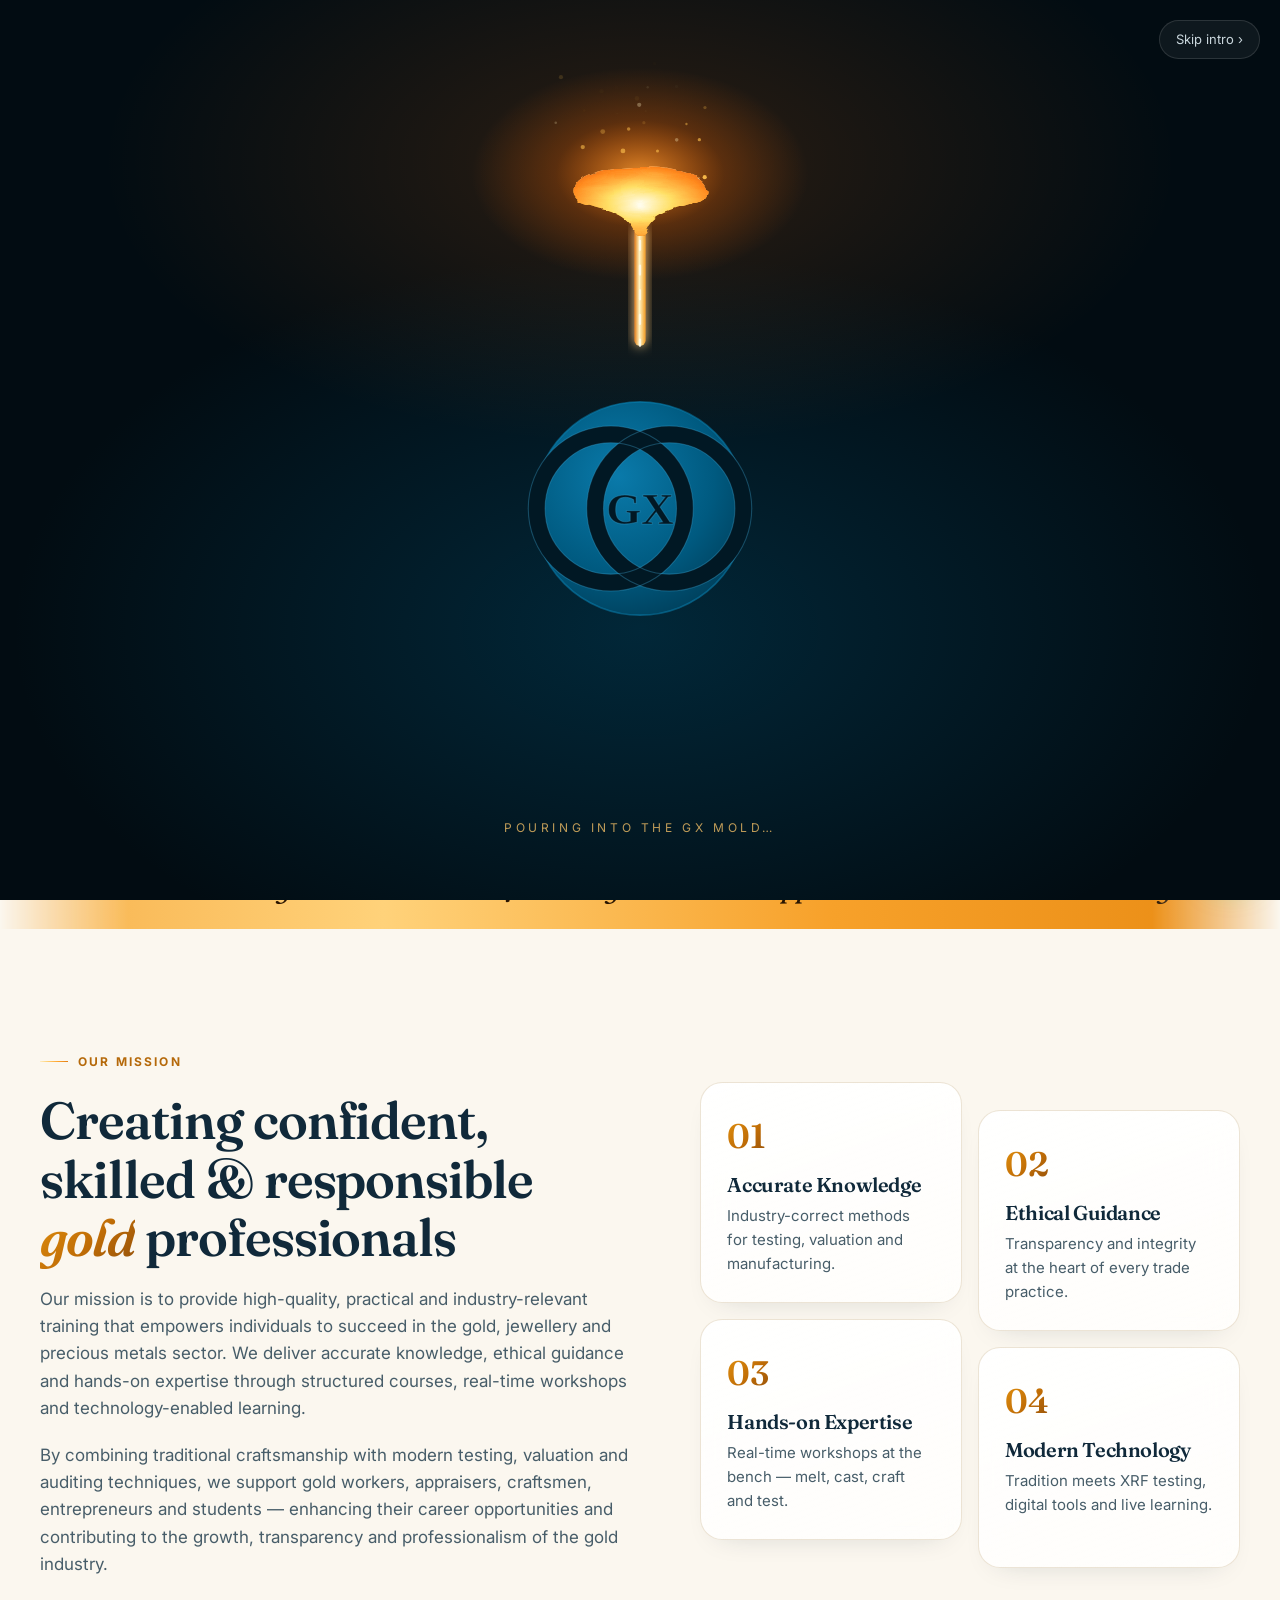
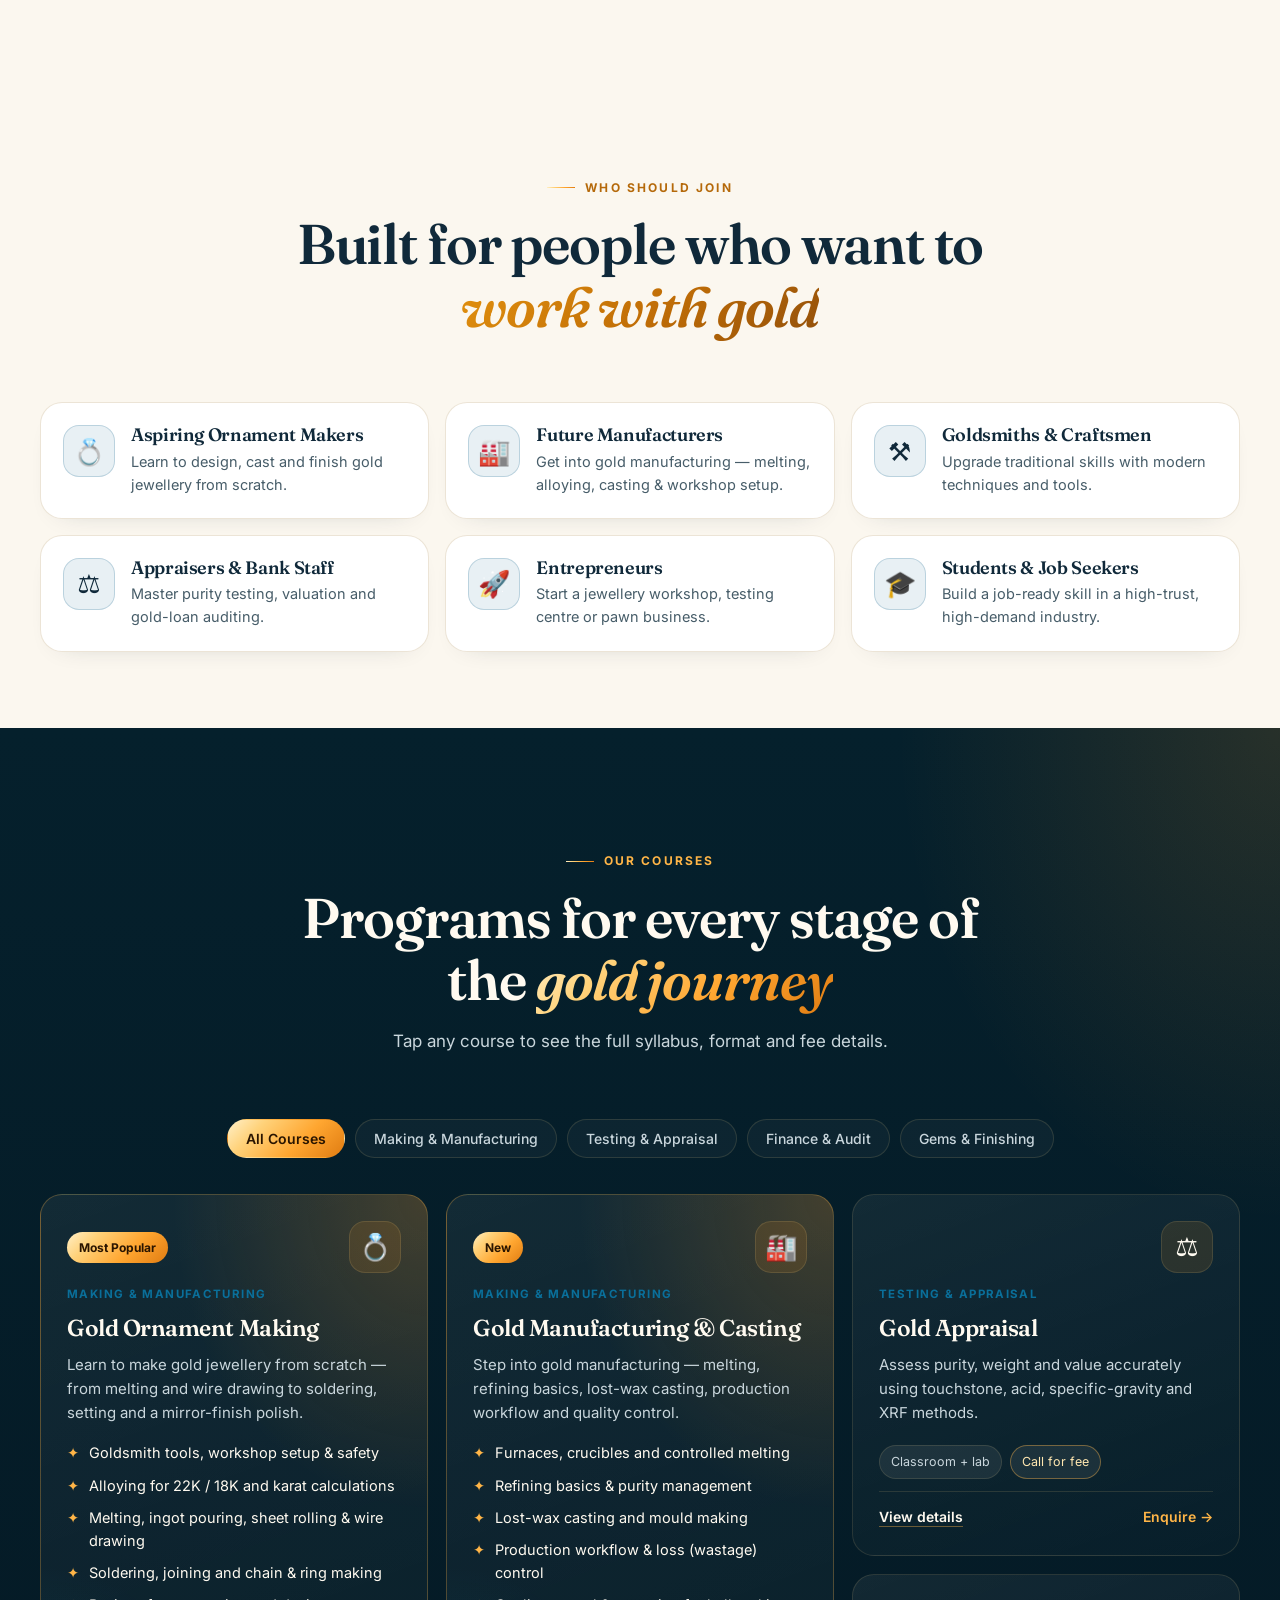
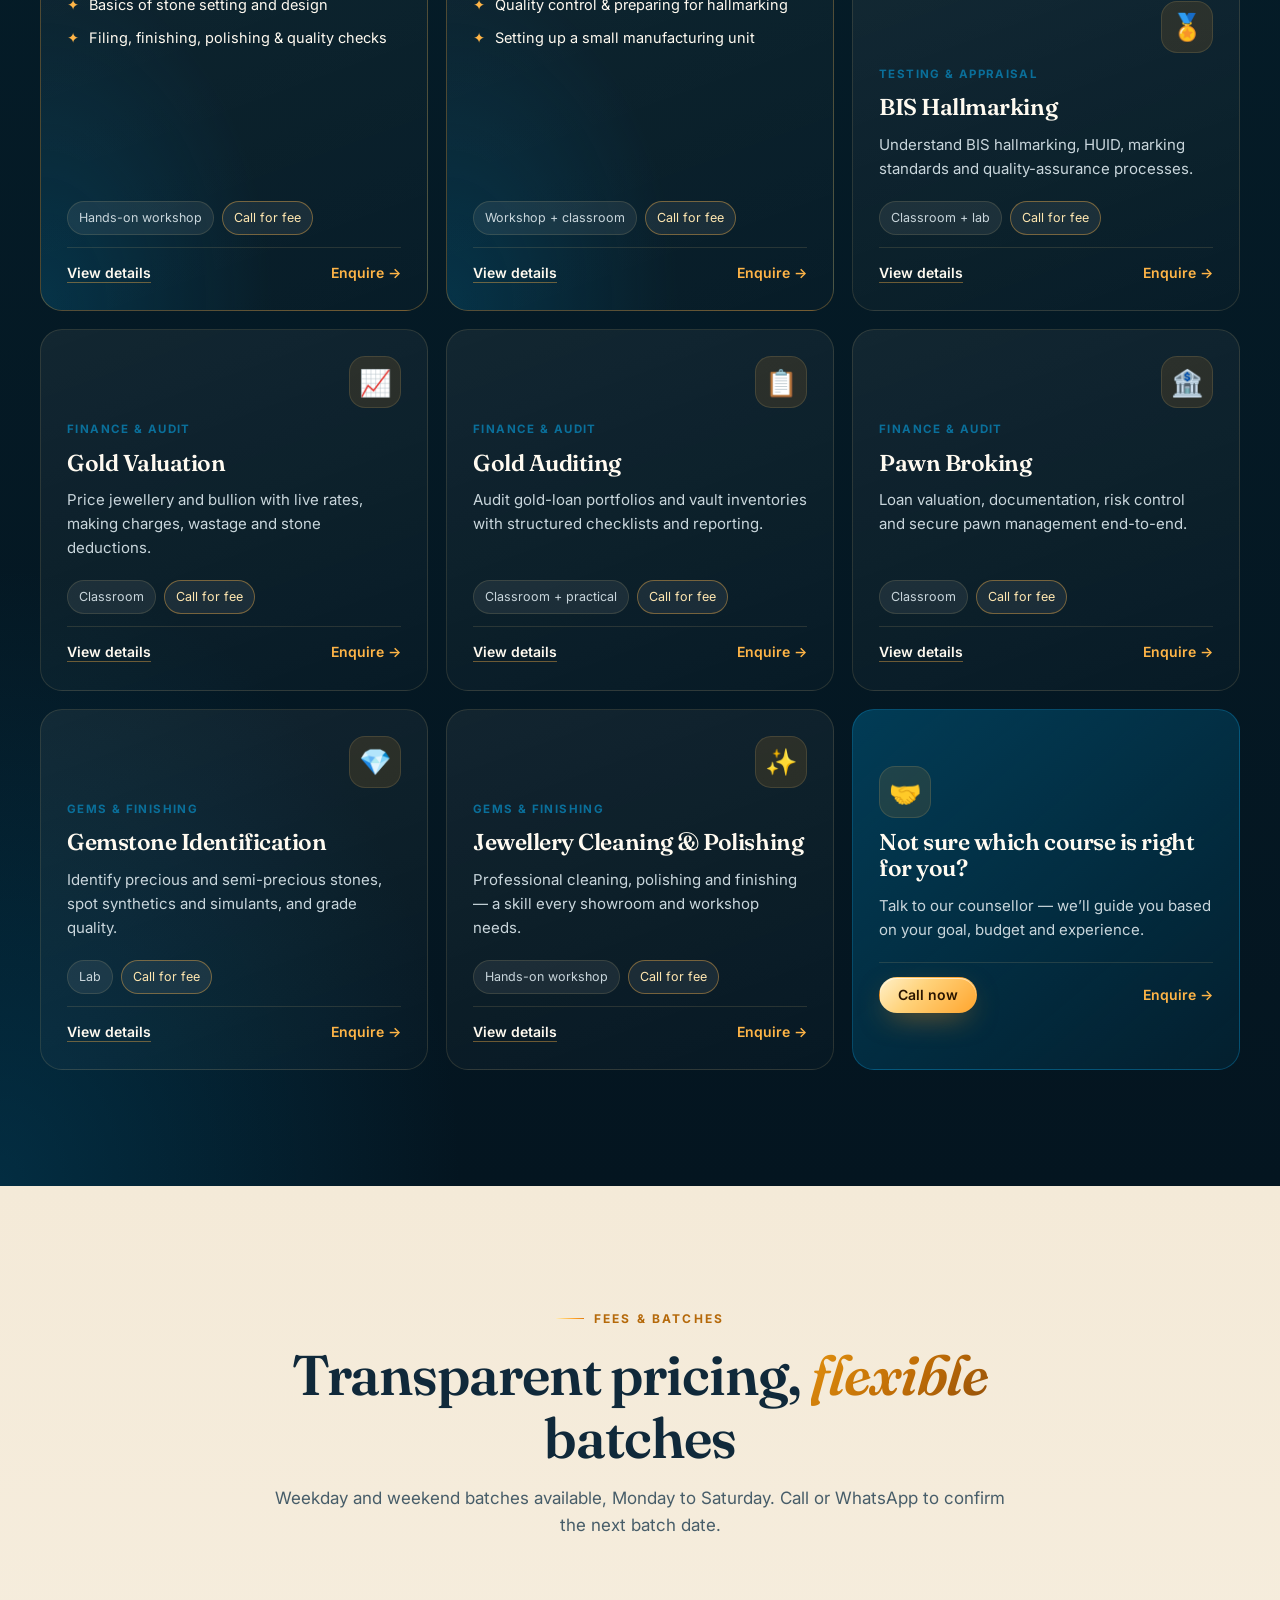
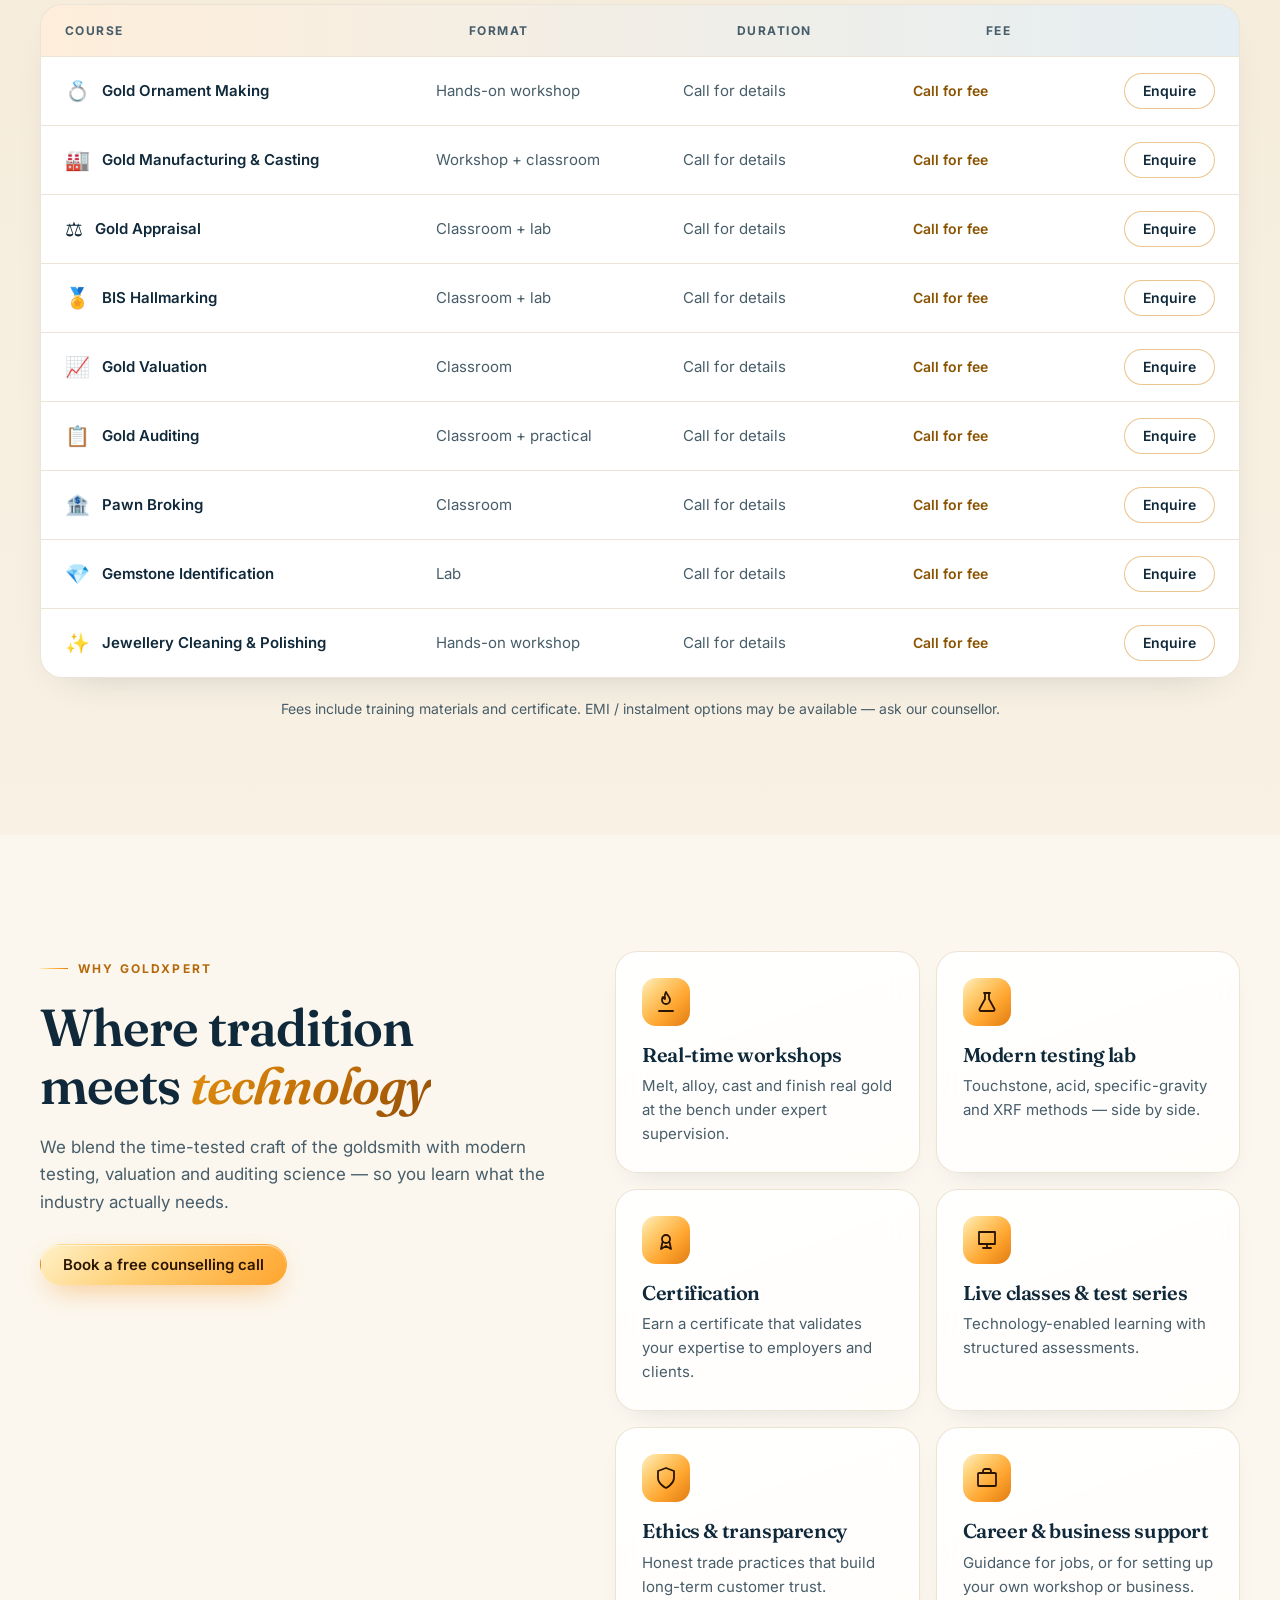
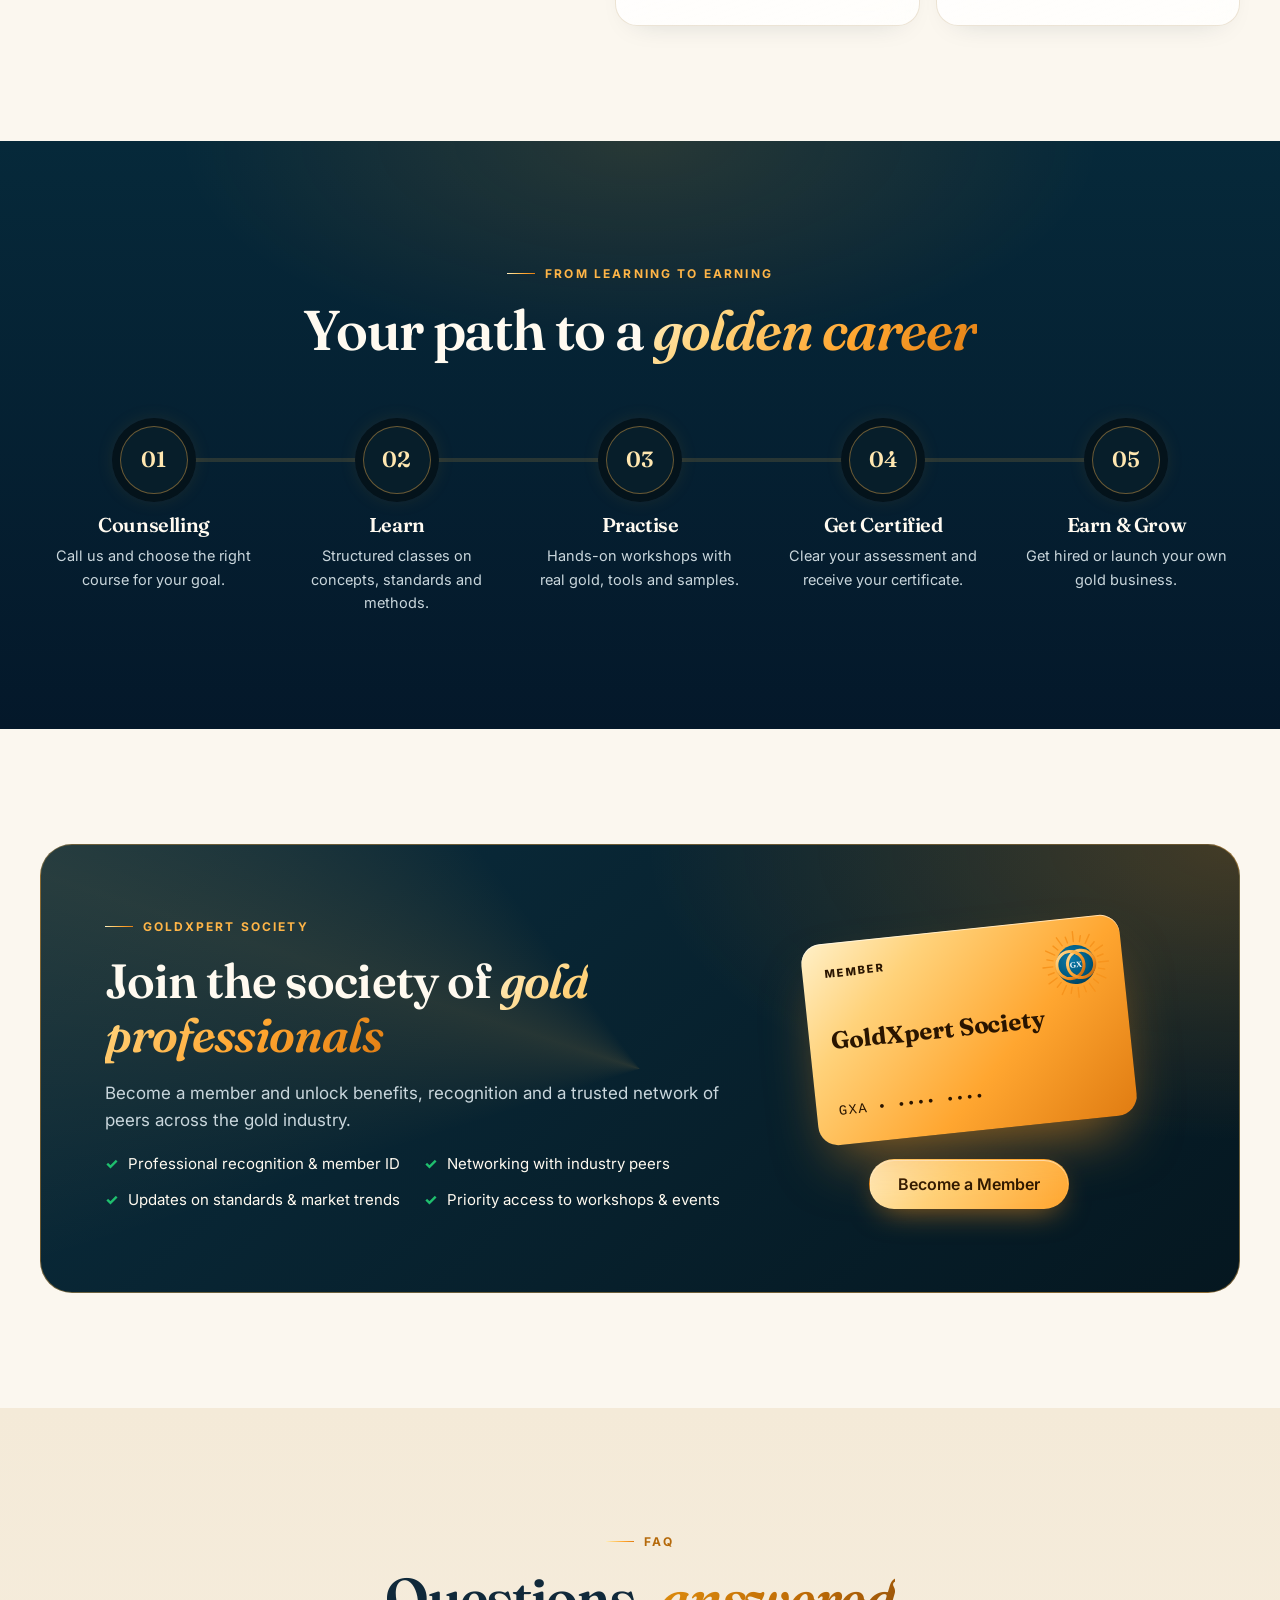
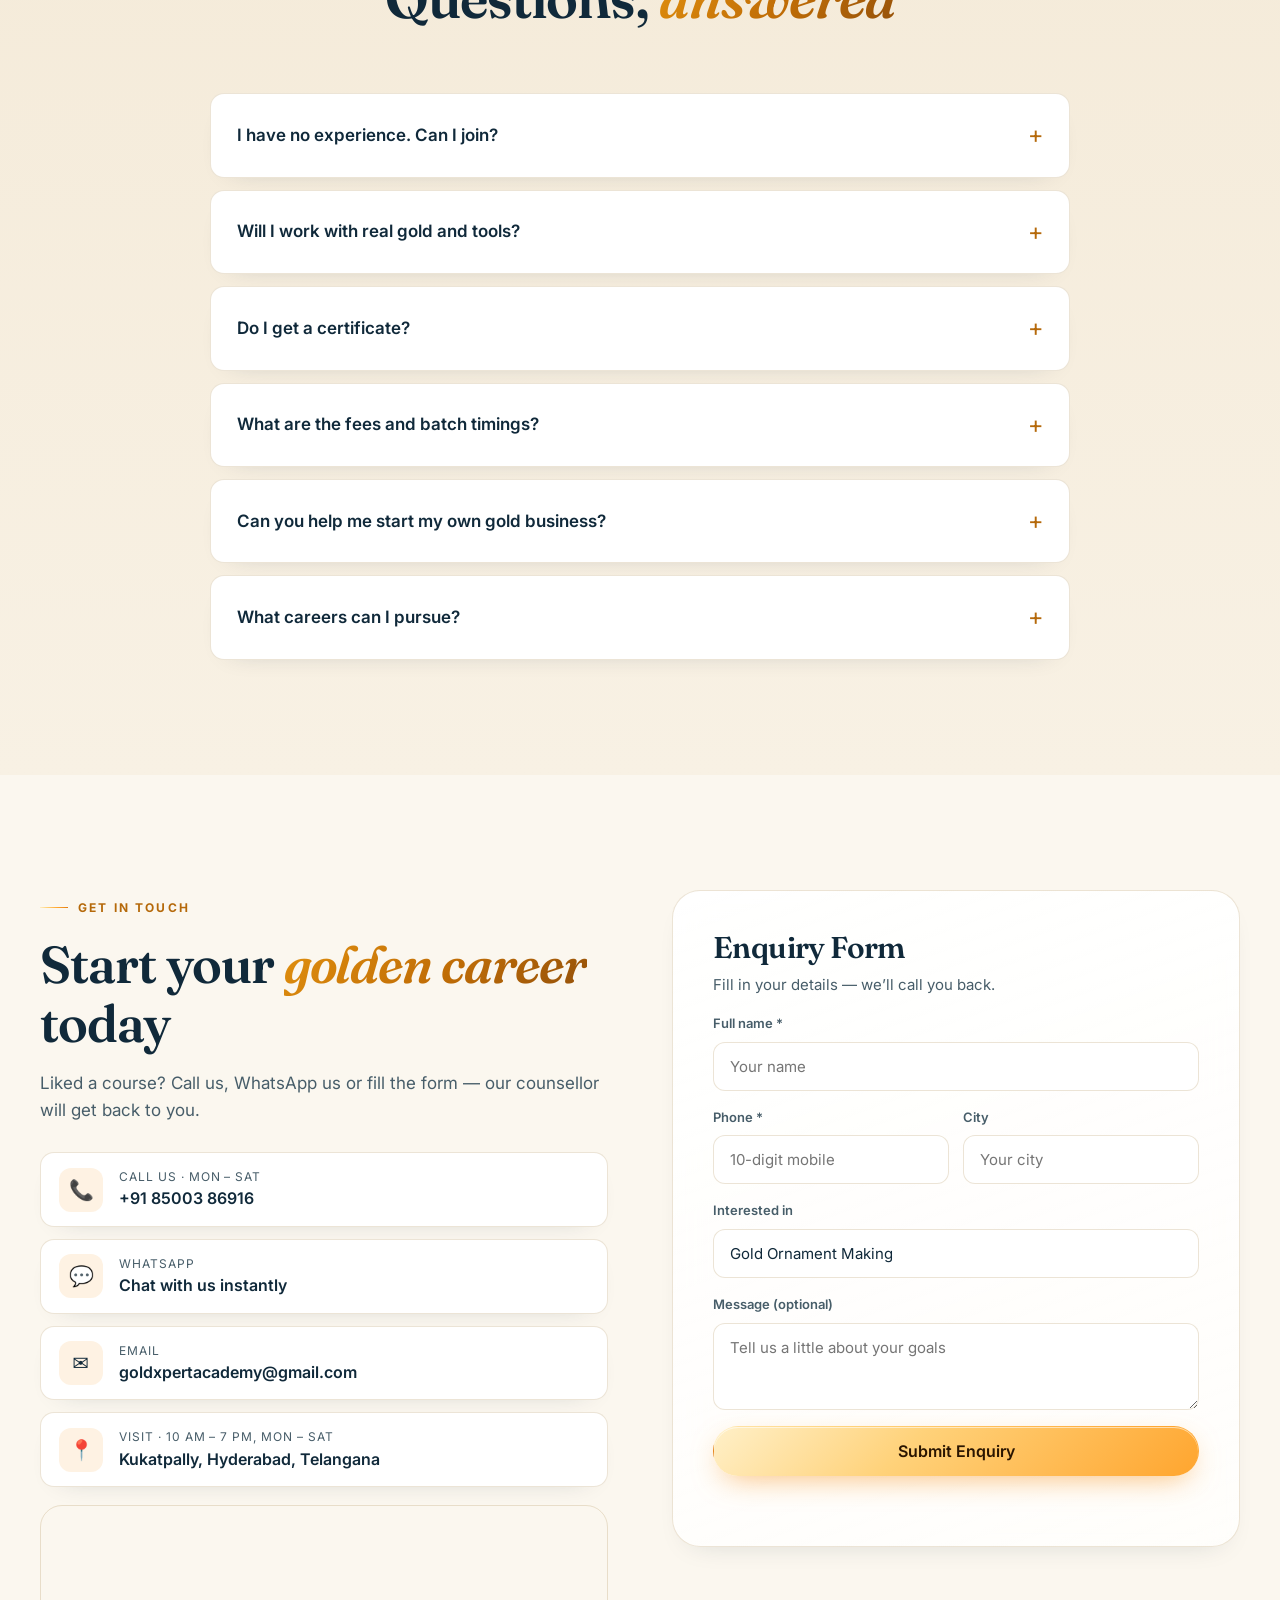
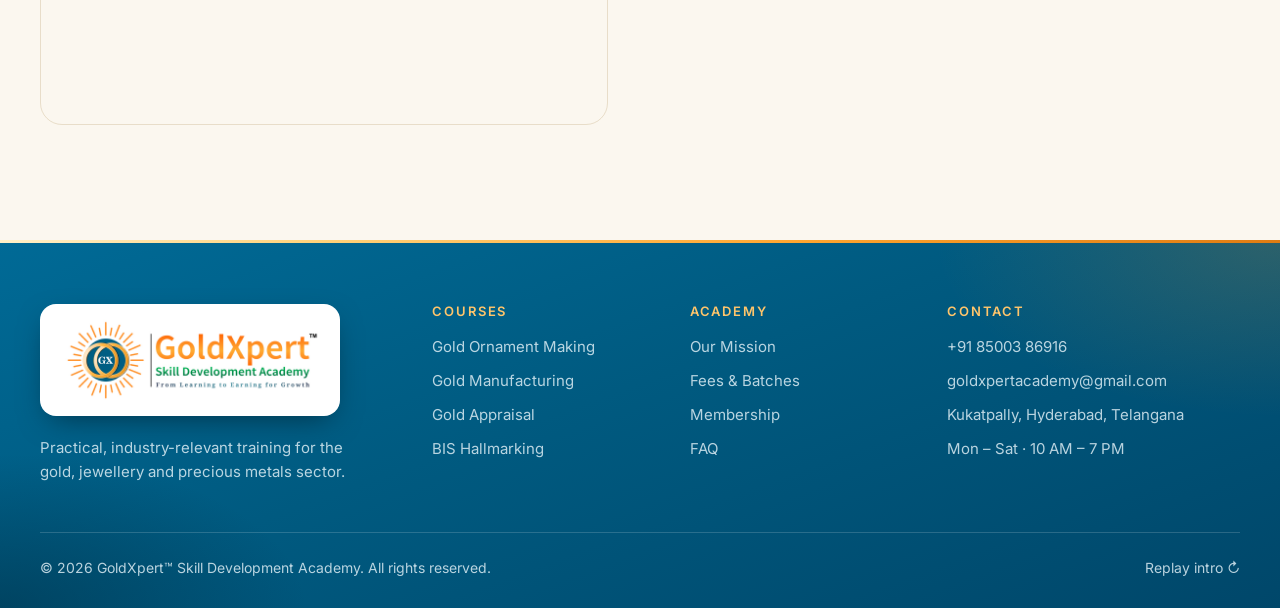
<file: index.html>
<!DOCTYPE html>
<html lang="en">
<head>
  <meta charset="UTF-8" />
  <meta name="viewport" content="width=device-width, initial-scale=1.0" />
  <title>GoldXpert Skill Development Academy | Gold Ornament Making, Manufacturing, Appraisal &amp; Hallmarking Training</title>
  <meta name="description" content="GoldXpert Skill Development Academy, Hyderabad — practical, industry-relevant training in gold ornament making, gold manufacturing, appraisal, hallmarking, valuation, auditing and pawn broking. From Learning to Earning for Growth." />
  <meta name="theme-color" content="#04131b" />
  <meta property="og:title" content="GoldXpert Skill Development Academy" />
  <meta property="og:description" content="From Learning to Earning for Growth — hands-on training for the gold, jewellery and precious metals industry." />
  <meta property="og:type" content="website" />
  <meta property="og:url" content="https://goldxpertacademy.com/" />
  <meta property="og:image" content="assets/logo.png" />
  <link rel="icon" href="assets/favicon.svg" type="image/svg+xml" />
  <link rel="preconnect" href="https://fonts.googleapis.com" />
  <link rel="preconnect" href="https://fonts.gstatic.com" crossorigin />
  <link href="https://fonts.googleapis.com/css2?family=Fraunces:ital,opsz,wght@0,9..144,400..800;1,9..144,400..700&family=Inter:wght@400;500;600;700;800&family=Noto+Sans+Telugu:wght@400;500;600;700&family=Noto+Serif+Telugu:wght@500;600;700&display=swap" rel="stylesheet" />
  <link rel="stylesheet" href="styles.css" />
  <noscript><style>.intro{display:none!important}.reveal{opacity:1!important;transform:none!important}</style></noscript>
  <script>
    (function () {
      var d = document.documentElement, pref = "system", lang = "en";
      d.classList.add("js");
      try { pref = localStorage.getItem("gx-theme") || "system"; lang = localStorage.getItem("gx-lang") === "te" ? "te" : "en"; } catch (e) {}
      var sysLight = window.matchMedia && matchMedia("(prefers-color-scheme: light)").matches;
      d.setAttribute("data-theme-pref", pref);
      d.setAttribute("data-theme", pref === "system" ? (sysLight ? "light" : "dark") : pref);
      d.lang = lang;
    })();
  </script>
</head>
<body class="intro-active">

  <!-- Reusable GX emblem (recreated from the GoldXpert logo) -->
  <svg width="0" height="0" style="position:absolute" aria-hidden="true" focusable="false">
    <defs>
      <linearGradient id="gxRing" x1="0" y1="0" x2="1" y2="1">
        <stop offset="0" stop-color="#FFE7B0" />
        <stop offset=".35" stop-color="#FFB547" />
        <stop offset=".7" stop-color="#F08A1C" />
        <stop offset="1" stop-color="#B85F08" />
      </linearGradient>
      <linearGradient id="gxRay" x1="0" y1="0" x2="0" y2="1">
        <stop offset="0" stop-color="#FFB547" />
        <stop offset="1" stop-color="#F7941D" />
      </linearGradient>
      <radialGradient id="gxDisc" cx=".4" cy=".35" r=".75">
        <stop offset="0" stop-color="#0A7AAA" />
        <stop offset=".6" stop-color="#005A80" />
        <stop offset="1" stop-color="#003B55" />
      </radialGradient>
      <clipPath id="gxCross"><rect x="-22" y="-84" width="44" height="40" /></clipPath>
      <symbol id="gx-emblem" viewBox="-170 -170 340 340">
        <g class="gx-rays" stroke="#F7941D" stroke-width="7" stroke-linecap="round">
          <line x1="0" y1="-112" x2="0" y2="-160" /><line x1="0" y1="-112" x2="0" y2="-142" transform="rotate(15)" />
          <line x1="0" y1="-112" x2="0" y2="-160" transform="rotate(30)" /><line x1="0" y1="-112" x2="0" y2="-142" transform="rotate(45)" />
          <line x1="0" y1="-112" x2="0" y2="-160" transform="rotate(60)" /><line x1="0" y1="-112" x2="0" y2="-142" transform="rotate(75)" />
          <line x1="0" y1="-112" x2="0" y2="-160" transform="rotate(90)" /><line x1="0" y1="-112" x2="0" y2="-142" transform="rotate(105)" />
          <line x1="0" y1="-112" x2="0" y2="-160" transform="rotate(120)" /><line x1="0" y1="-112" x2="0" y2="-142" transform="rotate(135)" />
          <line x1="0" y1="-112" x2="0" y2="-160" transform="rotate(150)" /><line x1="0" y1="-112" x2="0" y2="-142" transform="rotate(165)" />
          <line x1="0" y1="-112" x2="0" y2="-160" transform="rotate(180)" /><line x1="0" y1="-112" x2="0" y2="-142" transform="rotate(195)" />
          <line x1="0" y1="-112" x2="0" y2="-160" transform="rotate(210)" /><line x1="0" y1="-112" x2="0" y2="-142" transform="rotate(225)" />
          <line x1="0" y1="-112" x2="0" y2="-160" transform="rotate(240)" /><line x1="0" y1="-112" x2="0" y2="-142" transform="rotate(255)" />
          <line x1="0" y1="-112" x2="0" y2="-160" transform="rotate(270)" /><line x1="0" y1="-112" x2="0" y2="-142" transform="rotate(285)" />
          <line x1="0" y1="-112" x2="0" y2="-160" transform="rotate(300)" /><line x1="0" y1="-112" x2="0" y2="-142" transform="rotate(315)" />
          <line x1="0" y1="-112" x2="0" y2="-160" transform="rotate(330)" /><line x1="0" y1="-112" x2="0" y2="-142" transform="rotate(345)" />
        </g>
        <circle r="95" fill="url(#gxDisc)" />
        <g fill="none" stroke="url(#gxRing)" stroke-width="15">
          <circle cx="-26" cy="0" r="66" />
          <circle cx="26" cy="0" r="66" />
          <circle cx="-26" cy="0" r="66" clip-path="url(#gxCross)" />
        </g>
        <g fill="none" stroke="#7A3E00" stroke-opacity=".35" stroke-width="1.2">
          <circle cx="-26" cy="0" r="73.5" /><circle cx="26" cy="0" r="73.5" />
        </g>
        <text x="0" y="14" text-anchor="middle" font-family="Georgia, 'Times New Roman', serif" font-weight="700" font-size="40" fill="#fff">GX</text>
      </symbol>
    </defs>
  </svg>

  <!-- ===================== INTRO: molten gold pours into the GX mold ===================== -->
  <div class="intro" id="intro" aria-hidden="true">
    <button class="intro__skip" id="introSkip" type="button">Skip intro ›</button>
    <div class="intro__stage">
      <svg class="intro__svg" viewBox="0 40 400 545" preserveAspectRatio="xMidYMid meet">
        <defs>
          <linearGradient id="barGold" x1="0" y1="0" x2="0" y2="1">
            <stop offset="0" stop-color="#FFE9A8" />
            <stop offset=".45" stop-color="#F5B53D" />
            <stop offset="1" stop-color="#A9650A" />
          </linearGradient>
          <linearGradient id="barTopGold" x1="0" y1="0" x2="1" y2="0">
            <stop offset="0" stop-color="#FFD877" />
            <stop offset=".5" stop-color="#FFF6D6" />
            <stop offset="1" stop-color="#E8A73A" />
          </linearGradient>
          <radialGradient id="barHot" cx=".5" cy=".55" r=".7">
            <stop offset="0" stop-color="#FFFDF0" />
            <stop offset=".35" stop-color="#FFE066" />
            <stop offset=".75" stop-color="#FF8A1F" />
            <stop offset="1" stop-color="#D9480F" />
          </radialGradient>
          <radialGradient id="heatGlow" cx=".5" cy=".5" r=".5">
            <stop offset="0" stop-color="#FF9A2E" stop-opacity=".85" />
            <stop offset=".5" stop-color="#FF6A00" stop-opacity=".25" />
            <stop offset="1" stop-color="#FF6A00" stop-opacity="0" />
          </radialGradient>
          <linearGradient id="streamGrad" x1="0" y1="0" x2="1" y2="0">
            <stop offset="0" stop-color="#E07A10" />
            <stop offset=".45" stop-color="#FFF4C2" />
            <stop offset="1" stop-color="#F29A1F" />
          </linearGradient>
          <linearGradient id="liquidHot" x1="0" y1="0" x2="1" y2="1">
            <stop offset="0" stop-color="#FFFBE8" />
            <stop offset=".4" stop-color="#FFE066" />
            <stop offset=".8" stop-color="#FFA41F" />
            <stop offset="1" stop-color="#F07A12" />
          </linearGradient>
          <linearGradient id="shineBand" x1="0" y1="0" x2="1" y2="0">
            <stop offset="0" stop-color="#fff" stop-opacity="0" />
            <stop offset=".5" stop-color="#fff" stop-opacity=".95" />
            <stop offset="1" stop-color="#fff" stop-opacity="0" />
          </linearGradient>
          <radialGradient id="flashGrad" cx=".5" cy=".5" r=".5">
            <stop offset="0" stop-color="#FFF6D6" stop-opacity=".9" />
            <stop offset=".4" stop-color="#FFB547" stop-opacity=".35" />
            <stop offset="1" stop-color="#FFB547" stop-opacity="0" />
          </radialGradient>

          <filter id="heatHaze" x="-30%" y="-60%" width="160%" height="220%">
            <feTurbulence id="hazeNoise" type="fractalNoise" baseFrequency="0.015 0.09" numOctaves="2" seed="4" result="noise" />
            <feDisplacementMap id="hazeMap" in="SourceGraphic" in2="noise" scale="0" xChannelSelector="R" yChannelSelector="G" />
          </filter>
          <filter id="moltenGlow" x="-50%" y="-50%" width="200%" height="200%">
            <feGaussianBlur in="SourceGraphic" stdDeviation="5" result="b" />
            <feMerge><feMergeNode in="b" /><feMergeNode in="SourceGraphic" /></feMerge>
          </filter>

          <!-- rising liquid surface used to fill the mold -->
          <mask id="fillMask" maskUnits="userSpaceOnUse" x="-200" y="-200" width="400" height="400">
            <g id="fillLevel" transform="translate(0 95)">
              <path id="fillWave" fill="#fff"
                d="M-300 0 Q-287.5 -9 -275 0 T-250 0 T-225 0 T-200 0 T-175 0 T-150 0 T-125 0 T-100 0 T-75 0 T-50 0 T-25 0 T0 0 T25 0 T50 0 T75 0 T100 0 T125 0 T150 0 T175 0 T200 0 T225 0 T250 0 T275 0 T300 0 V260 H-300 Z" />
            </g>
          </mask>
          <!-- shape of the mold cavities (for the shine sweep) -->
          <mask id="cavityMask" maskUnits="userSpaceOnUse" x="-200" y="-200" width="400" height="400">
            <g fill="none" stroke="#fff" stroke-width="15">
              <circle cx="-26" cy="0" r="66" /><circle cx="26" cy="0" r="66" />
            </g>
            <text x="0" y="14" text-anchor="middle" font-family="Georgia, 'Times New Roman', serif" font-weight="700" font-size="40" fill="#fff">GX</text>
          </mask>
        </defs>

        <!-- furnace glow -->
        <ellipse id="furnaceGlow" cx="200" cy="112" rx="150" ry="95" fill="url(#heatGlow)" opacity="0" />
        <g id="embers"></g>

        <!-- ===== MOLD (GX emblem) ===== -->
        <g transform="translate(200 410)">
          <circle id="moldFlash" r="150" fill="url(#flashGrad)" opacity="0" />
          <g id="introRays" stroke="#F7941D" stroke-width="7" stroke-linecap="round"></g>
          <circle r="95" fill="url(#gxDisc)" />
          <circle r="95" fill="none" stroke="#0B85B8" stroke-opacity=".5" stroke-width="1.5" />

          <!-- empty cavities: engraved channels in the mold -->
          <g id="cavities">
            <g fill="none" stroke="#011824" stroke-width="15">
              <circle cx="-26" cy="0" r="66" /><circle cx="26" cy="0" r="66" />
            </g>
            <g fill="none" stroke="#3FA9D6" stroke-opacity=".35" stroke-width="1">
              <circle cx="-26" cy="0" r="73.5" /><circle cx="26" cy="0" r="73.5" />
              <circle cx="-26" cy="0" r="58.5" /><circle cx="26" cy="0" r="58.5" />
            </g>
            <text x="0" y="14" text-anchor="middle" font-family="Georgia, 'Times New Roman', serif" font-weight="700" font-size="40" fill="#011824" stroke="#3FA9D6" stroke-opacity=".35" stroke-width="1">GX</text>
          </g>

          <!-- liquid gold filling the cavities -->
          <g mask="url(#fillMask)">
            <g id="liquidCool">
              <g fill="none" stroke="url(#gxRing)" stroke-width="15">
                <circle cx="-26" cy="0" r="66" /><circle cx="26" cy="0" r="66" />
                <circle cx="-26" cy="0" r="66" clip-path="url(#gxCross)" />
              </g>
              <text x="0" y="14" text-anchor="middle" font-family="Georgia, 'Times New Roman', serif" font-weight="700" font-size="40" fill="url(#gxRing)">GX</text>
            </g>
            <g id="liquidHot" filter="url(#moltenGlow)">
              <g fill="none" stroke="url(#liquidHot)" stroke-width="15">
                <circle cx="-26" cy="0" r="66" /><circle cx="26" cy="0" r="66" />
              </g>
              <text x="0" y="14" text-anchor="middle" font-family="Georgia, 'Times New Roman', serif" font-weight="700" font-size="40" fill="url(#liquidHot)">GX</text>
            </g>
          </g>

          <!-- shine sweep across the freshly cast gold -->
          <g mask="url(#cavityMask)">
            <rect id="shine" x="-260" y="-110" width="70" height="220" fill="url(#shineBand)" transform="skewX(-20)" opacity="0" />
          </g>
          <g id="splash"></g>
        </g>

        <!-- ===== POURING STREAM ===== -->
        <rect id="stream" x="195" y="158" width="10" height="0" rx="5" fill="url(#streamGrad)" filter="url(#moltenGlow)" />
        <line id="streamFlow" x1="200" y1="158" x2="200" y2="158" stroke="#FFFBEA" stroke-width="2" stroke-linecap="round" stroke-dasharray="8 14" opacity=".9" />

        <!-- ===== GOLD BAR ===== -->
        <g id="barGroup" filter="url(#heatHaze)">
          <path id="barTop" d="M147 82 L253 82 L241 66 L159 66 Z" fill="url(#barTopGold)" />
          <path class="bar-shape" id="barBody" fill="url(#barGold)"
            d="M147,82 C180,82 220,82 253,82 C260,101 267,120 275,140 C240,140 222,140 208,140 C204,140 196,140 192,140 C178,140 160,140 125,140 C133,120 140,101 147,82 Z" />
          <path class="bar-shape" id="barHotShape" fill="url(#barHot)" opacity="0"
            d="M147,82 C180,82 220,82 253,82 C260,101 267,120 275,140 C240,140 222,140 208,140 C204,140 196,140 192,140 C178,140 160,140 125,140 C133,120 140,101 147,82 Z" />
          <g id="barText" fill="#8A5206" fill-opacity=".75" font-family="Inter, Arial, sans-serif" text-anchor="middle">
            <text x="200" y="106" font-size="10" font-weight="800" letter-spacing="2">FINE GOLD</text>
            <text x="200" y="124" font-size="9" font-weight="700" letter-spacing="1.5">999.9 · GX</text>
          </g>
        </g>
      </svg>

      <div class="intro__word" id="introWord">
        <div class="intro__name">Gold<span>Xpert</span><sup>™</sup></div>
        <div class="intro__sub">Skill Development Academy</div>
        <div class="intro__tag">From Learning to Earning for Growth</div>
      </div>
      <div class="intro__status" id="introStatus">Heating raw gold…</div>
    </div>
  </div>

  <div class="bg-glow" aria-hidden="true"></div>
  <div class="bg-noise" aria-hidden="true"></div>

  <!-- ===================== HEADER ===================== -->
  <header class="nav" id="top">
    <div class="container nav__inner">
      <a href="#top" class="brand" aria-label="GoldXpert Skill Development Academy — home">
        <svg class="brand__mark" viewBox="0 0 340 340" aria-hidden="true"><use href="#gx-emblem" /></svg>
        <span class="brand__text">
          <span class="brand__name">Gold<b>Xpert</b><sup>™</sup></span>
          <small>Skill Development Academy</small>
        </span>
      </a>

      <nav class="nav__links" id="navLinks" aria-label="Primary">
        <a href="#about">About</a>
        <a href="#courses">Courses</a>
        <a href="#fees">Fees</a>
        <a href="#why">Why Us</a>
        <a href="#membership">Membership</a>
        <a href="#faq">FAQ</a>
        <a href="#contact">Contact</a>
        <a href="#contact" class="btn btn--gold nav__cta-mobile">Enquire Now</a>
        <div class="prefs-mobile">
          <div class="seg">
            <span class="seg__label">Theme</span>
            <div class="seg__group">
              <button type="button" data-theme-set="light"><svg class="ico-sun" viewBox="0 0 24 24" aria-hidden="true"><circle cx="12" cy="12" r="4.2"/><path d="M12 2v2.2M12 19.8V22M4.9 4.9l1.6 1.6M17.5 17.5l1.6 1.6M2 12h2.2M19.8 12H22M4.9 19.1l1.6-1.6M17.5 6.5l1.6-1.6"/></svg><span>Light</span></button>
              <button type="button" data-theme-set="dark"><svg class="ico-moon" viewBox="0 0 24 24" aria-hidden="true"><path d="M20.5 14.5A8.5 8.5 0 019.5 3.5a8.5 8.5 0 1011 11z"/></svg><span>Dark</span></button>
              <button type="button" data-theme-set="system"><svg class="ico-auto" viewBox="0 0 24 24" aria-hidden="true"><rect x="3" y="4" width="18" height="12" rx="2"/><path d="M8 20h8M12 16v4"/></svg><span>Auto</span></button>
            </div>
          </div>
          <div class="seg">
            <span class="seg__label">Language</span>
            <div class="seg__group" translate="no">
              <button type="button" data-lang-set="en">English</button>
              <button type="button" data-lang-set="te">తెలుగు</button>
            </div>
          </div>
        </div>
      </nav>

      <div class="nav__actions">
        <a href="tel:+918500386916" class="nav__phone" aria-label="Call +91 85003 86916">
          <svg viewBox="0 0 24 24" aria-hidden="true"><path d="M22 16.9v3a2 2 0 01-2.2 2 19.8 19.8 0 01-8.6-3.1 19.5 19.5 0 01-6-6A19.8 19.8 0 012.1 4.2 2 2 0 014.1 2h3a2 2 0 012 1.7c.1.9.3 1.8.6 2.7a2 2 0 01-.5 2.1L8 9.8a16 16 0 006 6l1.3-1.3a2 2 0 012.1-.4c.9.3 1.8.5 2.7.6a2 2 0 011.7 2z"/></svg>
          <span>+91 85003 86916</span>
        </a>
        <div class="prefs">
          <div class="theme-menu">
            <button type="button" class="pref-btn" id="themeBtn" aria-haspopup="true" aria-expanded="false" aria-controls="themePop" aria-label="Change theme">
              <svg class="ico-sun" viewBox="0 0 24 24" aria-hidden="true"><circle cx="12" cy="12" r="4.2"/><path d="M12 2v2.2M12 19.8V22M4.9 4.9l1.6 1.6M17.5 17.5l1.6 1.6M2 12h2.2M19.8 12H22M4.9 19.1l1.6-1.6M17.5 6.5l1.6-1.6"/></svg><svg class="ico-moon" viewBox="0 0 24 24" aria-hidden="true"><path d="M20.5 14.5A8.5 8.5 0 019.5 3.5a8.5 8.5 0 1011 11z"/></svg><svg class="ico-auto" viewBox="0 0 24 24" aria-hidden="true"><rect x="3" y="4" width="18" height="12" rx="2"/><path d="M8 20h8M12 16v4"/></svg>
            </button>
            <div class="theme-pop" id="themePop" role="menu" hidden>
              <button type="button" role="menuitemradio" data-theme-set="light"><svg class="ico-sun" viewBox="0 0 24 24" aria-hidden="true"><circle cx="12" cy="12" r="4.2"/><path d="M12 2v2.2M12 19.8V22M4.9 4.9l1.6 1.6M17.5 17.5l1.6 1.6M2 12h2.2M19.8 12H22M4.9 19.1l1.6-1.6M17.5 6.5l1.6-1.6"/></svg><span>Light</span></button>
              <button type="button" role="menuitemradio" data-theme-set="dark"><svg class="ico-moon" viewBox="0 0 24 24" aria-hidden="true"><path d="M20.5 14.5A8.5 8.5 0 019.5 3.5a8.5 8.5 0 1011 11z"/></svg><span>Dark</span></button>
              <button type="button" role="menuitemradio" data-theme-set="system"><svg class="ico-auto" viewBox="0 0 24 24" aria-hidden="true"><rect x="3" y="4" width="18" height="12" rx="2"/><path d="M8 20h8M12 16v4"/></svg><span>System default</span></button>
            </div>
          </div>
          <button type="button" class="pref-btn pref-btn--lang" data-lang-toggle aria-label="Change language" translate="no">
            <span class="show-en">తెలుగు</span><span class="show-te">English</span>
          </button>
        </div>
        <a href="#contact" class="btn btn--gold btn--sm">Enquire Now</a>
        <button class="nav__toggle" id="navToggle" aria-label="Open menu" aria-expanded="false" aria-controls="navLinks">
          <span></span><span></span>
        </button>
      </div>
    </div>
  </header>

  <main>
    <!-- ===================== HERO ===================== -->
    <section class="hero band band--hero">
      <div class="container hero__grid">
        <div class="hero__copy">
          <span class="pill hero-in"><span class="pill__dot"></span> Admissions open · New batches in Hyderabad</span>
          <p class="hero__tagline hero-in">From Learning to Earning for Growth</p>
          <h1 class="hero__title hero-in" data-i18n-html="hero.title">
            Turn your skill into a <em class="text-gold">golden career.</em>
          </h1>
          <p class="hero__lead hero-in" data-i18n-html="hero.lead">
            Practical, industry-relevant training in <strong>gold ornament making</strong>, <strong>gold manufacturing</strong>,
            appraisal, hallmarking, valuation and auditing — where traditional craftsmanship meets modern technology.
          </p>
          <div class="hero__ctas hero-in">
            <a href="#courses" class="btn btn--gold btn--lg">Explore Courses
              <svg viewBox="0 0 24 24" aria-hidden="true"><path d="M5 12h14M13 6l6 6-6 6" /></svg>
            </a>
            <a href="tel:+918500386916" class="btn btn--ghost btn--lg">
              <svg viewBox="0 0 24 24" aria-hidden="true"><path d="M22 16.9v3a2 2 0 01-2.2 2 19.8 19.8 0 01-8.6-3.1 19.5 19.5 0 01-6-6A19.8 19.8 0 012.1 4.2 2 2 0 014.1 2h3a2 2 0 012 1.7c.1.9.3 1.8.6 2.7a2 2 0 01-.5 2.1L8 9.8a16 16 0 006 6l1.3-1.3a2 2 0 012.1-.4c.9.3 1.8.5 2.7.6a2 2 0 011.7 2z"/></svg>
              Call Now
            </a>
          </div>
          <ul class="hero__trust hero-in">
            <li><svg viewBox="0 0 24 24" aria-hidden="true"><path d="M5 13l4 4L19 7"/></svg> Hands-on workshops</li>
            <li><svg viewBox="0 0 24 24" aria-hidden="true"><path d="M5 13l4 4L19 7"/></svg> Certification</li>
            <li><svg viewBox="0 0 24 24" aria-hidden="true"><path d="M5 13l4 4L19 7"/></svg> Career &amp; business guidance</li>
          </ul>
        </div>

        <div class="hero__visual hero-in">
          <div class="hero__stage" aria-hidden="true">
            <div class="hero__halo"></div>
            <svg class="hero__emblem" viewBox="0 0 340 340"><use href="#gx-emblem" /></svg>
          </div>
          <ul class="hero__badges">
            <li class="hero-badge">
              <span class="hero-badge__ico" aria-hidden="true">💍</span>
              <b>Ornament Making</b>
              <small>Bench &amp; casting skills</small>
            </li>
            <li class="hero-badge">
              <span class="hero-badge__ico" aria-hidden="true">🔬</span>
              <b>Purity Testing</b>
              <small>Touchstone · XRF</small>
            </li>
            <li class="hero-badge">
              <span class="hero-badge__ico" aria-hidden="true">🏅</span>
              <b>BIS Hallmarking</b>
              <small>HUID &amp; standards</small>
            </li>
          </ul>
        </div>
      </div>
    </section>

    <!-- ===================== MARQUEE ===================== -->
    <div class="marquee" aria-hidden="true">
      <div class="marquee__track">
        <span>Gold Ornament Making</span><i>✦</i><span>Gold Manufacturing</span><i>✦</i><span>Gold Appraisal</span><i>✦</i><span>BIS Hallmarking</span><i>✦</i><span>Valuation</span><i>✦</i><span>Gold Auditing</span><i>✦</i><span>Pawn Broking</span><i>✦</i><span>Gemstone Identification</span><i>✦</i>
        <span>Gold Ornament Making</span><i>✦</i><span>Gold Manufacturing</span><i>✦</i><span>Gold Appraisal</span><i>✦</i><span>BIS Hallmarking</span><i>✦</i><span>Valuation</span><i>✦</i><span>Gold Auditing</span><i>✦</i><span>Pawn Broking</span><i>✦</i><span>Gemstone Identification</span><i>✦</i>
      </div>
    </div>

    <!-- ===================== ABOUT / MISSION ===================== -->
    <section class="section" id="about">
      <div class="container about">
        <div class="about__copy reveal">
          <span class="eyebrow">Our Mission</span>
          <h2 data-i18n-html="about.title">Creating confident, skilled &amp; responsible <em class="text-gold">gold</em> professionals</h2>
          <p>
            Our mission is to provide high-quality, practical and industry-relevant training that empowers individuals to
            succeed in the gold, jewellery and precious metals sector. We deliver accurate knowledge, ethical guidance and
            hands-on expertise through structured courses, real-time workshops and technology-enabled learning.
          </p>
          <p>
            By combining traditional craftsmanship with modern testing, valuation and auditing techniques, we support gold
            workers, appraisers, craftsmen, entrepreneurs and students — enhancing their career opportunities and contributing
            to the growth, transparency and professionalism of the gold industry.
          </p>
        </div>
        <div class="pillars">
          <div class="pillar glass reveal"><span class="pillar__n">01</span><h4>Accurate Knowledge</h4><p>Industry-correct methods for testing, valuation and manufacturing.</p></div>
          <div class="pillar glass reveal"><span class="pillar__n">02</span><h4>Ethical Guidance</h4><p>Transparency and integrity at the heart of every trade practice.</p></div>
          <div class="pillar glass reveal"><span class="pillar__n">03</span><h4>Hands-on Expertise</h4><p>Real-time workshops at the bench — melt, cast, craft and test.</p></div>
          <div class="pillar glass reveal"><span class="pillar__n">04</span><h4>Modern Technology</h4><p>Tradition meets XRF testing, digital tools and live learning.</p></div>
        </div>
      </div>
    </section>

    <!-- ===================== WHO IT'S FOR ===================== -->
    <section class="section section--tight">
      <div class="container">
        <div class="section__head reveal">
          <span class="eyebrow">Who Should Join</span>
          <h2 data-i18n-html="who.title">Built for people who want to <em class="text-gold">work with gold</em></h2>
        </div>
        <div class="audience">
          <div class="aud reveal"><span>💍</span><h4>Aspiring Ornament Makers</h4><p>Learn to design, cast and finish gold jewellery from scratch.</p></div>
          <div class="aud reveal"><span>🏭</span><h4>Future Manufacturers</h4><p>Get into gold manufacturing — melting, alloying, casting &amp; workshop setup.</p></div>
          <div class="aud reveal"><span>⚒️</span><h4>Goldsmiths &amp; Craftsmen</h4><p>Upgrade traditional skills with modern techniques and tools.</p></div>
          <div class="aud reveal"><span>⚖️</span><h4>Appraisers &amp; Bank Staff</h4><p>Master purity testing, valuation and gold-loan auditing.</p></div>
          <div class="aud reveal"><span>🚀</span><h4>Entrepreneurs</h4><p>Start a jewellery workshop, testing centre or pawn business.</p></div>
          <div class="aud reveal"><span>🎓</span><h4>Students &amp; Job Seekers</h4><p>Build a job-ready skill in a high-trust, high-demand industry.</p></div>
        </div>
      </div>
    </section>

    <!-- ===================== COURSES ===================== -->
    <section class="section band band--courses" id="courses">
      <div class="container">
        <div class="section__head reveal">
          <span class="eyebrow">Our Courses</span>
          <h2 data-i18n-html="courses.title">Programs for every stage of the <em class="text-gold">gold journey</em></h2>
          <p>Tap any course to see the full syllabus, format and fee details.</p>
        </div>

        <div class="filters reveal" role="group" aria-label="Filter courses">
          <button class="filter is-active" data-filter="all" aria-pressed="true">All Courses</button>
          <button class="filter" data-filter="making" aria-pressed="false">Making &amp; Manufacturing</button>
          <button class="filter" data-filter="testing" aria-pressed="false">Testing &amp; Appraisal</button>
          <button class="filter" data-filter="business" aria-pressed="false">Finance &amp; Audit</button>
          <button class="filter" data-filter="gems" aria-pressed="false">Gems &amp; Finishing</button>
        </div>

        <div class="bento" id="courseGrid"></div>
      </div>
    </section>

    <!-- ===================== FEES ===================== -->
    <section class="section section--alt" id="fees">
      <div class="container">
        <div class="section__head reveal">
          <span class="eyebrow">Fees &amp; Batches</span>
          <h2 data-i18n-html="fees.title">Transparent pricing, <em class="text-gold">flexible</em> batches</h2>
          <p>Weekday and weekend batches available, Monday to Saturday. Call or WhatsApp to confirm the next batch date.</p>
        </div>
        <div class="fees reveal">
          <div class="fees__row fees__row--head">
            <span>Course</span><span>Format</span><span>Duration</span><span>Fee</span><span></span>
          </div>
          <div id="feeRows"></div>
        </div>
        <p class="fees__note reveal">Fees include training materials and certificate. EMI / instalment options may be available — ask our counsellor.</p>
      </div>
    </section>

    <!-- ===================== WHY US ===================== -->
    <section class="section" id="why">
      <div class="container why">
        <div class="why__intro reveal">
          <span class="eyebrow">Why GoldXpert</span>
          <h2 data-i18n-html="why.title">Where tradition meets <em class="text-gold">technology</em></h2>
          <p>We blend the time-tested craft of the goldsmith with modern testing, valuation and auditing science — so you learn what the industry actually needs.</p>
          <a href="#contact" class="btn btn--gold">Book a free counselling call</a>
        </div>
        <div class="why__grid">
          <div class="feature glass reveal">
            <span class="feature__ico"><svg viewBox="0 0 24 24"><path d="M12 2c1 3 4 4.5 4 8a4 4 0 01-8 0c0-2 1-3 1-3s.5 2 2 2c0-3-1-4 1-7zM5 21h14"/></svg></span>
            <h4>Real-time workshops</h4>
            <p>Melt, alloy, cast and finish real gold at the bench under expert supervision.</p>
          </div>
          <div class="feature glass reveal">
            <span class="feature__ico"><svg viewBox="0 0 24 24"><path d="M9 3h6M10 3v6L4.5 19A1.5 1.5 0 006 21h12a1.5 1.5 0 001.5-2L14 9V3"/></svg></span>
            <h4>Modern testing lab</h4>
            <p>Touchstone, acid, specific-gravity and XRF methods — side by side.</p>
          </div>
          <div class="feature glass reveal">
            <span class="feature__ico"><svg viewBox="0 0 24 24"><path d="M12 15a4 4 0 100-8 4 4 0 000 8zM8.5 14l-1.5 7 5-3 5 3-1.5-7"/></svg></span>
            <h4>Certification</h4>
            <p>Earn a certificate that validates your expertise to employers and clients.</p>
          </div>
          <div class="feature glass reveal">
            <span class="feature__ico"><svg viewBox="0 0 24 24"><path d="M4 4h16v12H4zM8 20h8M12 16v4"/></svg></span>
            <h4>Live classes &amp; test series</h4>
            <p>Technology-enabled learning with structured assessments.</p>
          </div>
          <div class="feature glass reveal">
            <span class="feature__ico"><svg viewBox="0 0 24 24"><path d="M12 22s8-4 8-10V5l-8-3-8 3v7c0 6 8 10 8 10z"/></svg></span>
            <h4>Ethics &amp; transparency</h4>
            <p>Honest trade practices that build long-term customer trust.</p>
          </div>
          <div class="feature glass reveal">
            <span class="feature__ico"><svg viewBox="0 0 24 24"><path d="M20 7H4a1 1 0 00-1 1v11a1 1 0 001 1h16a1 1 0 001-1V8a1 1 0 00-1-1zM16 7V5a2 2 0 00-2-2h-4a2 2 0 00-2 2v2"/></svg></span>
            <h4>Career &amp; business support</h4>
            <p>Guidance for jobs, or for setting up your own workshop or business.</p>
          </div>
        </div>
      </div>
    </section>

    <!-- ===================== JOURNEY ===================== -->
    <section class="section band band--journey" id="journey">
      <div class="container">
        <div class="section__head reveal">
          <span class="eyebrow">From Learning to Earning</span>
          <h2 data-i18n-html="journey.title">Your path to a <em class="text-gold">golden career</em></h2>
        </div>
        <div class="timeline-wrap" id="timelineWrap">
        <div class="timeline__track" aria-hidden="true"><div class="timeline__fill" id="timelineFill"><span class="timeline__drop"></span></div></div>
        <ol class="timeline">
          <li class="step reveal"><span class="step__n">01</span><h4>Counselling</h4><p>Call us and choose the right course for your goal.</p></li>
          <li class="step reveal"><span class="step__n">02</span><h4>Learn</h4><p>Structured classes on concepts, standards and methods.</p></li>
          <li class="step reveal"><span class="step__n">03</span><h4>Practise</h4><p>Hands-on workshops with real gold, tools and samples.</p></li>
          <li class="step reveal"><span class="step__n">04</span><h4>Get Certified</h4><p>Clear your assessment and receive your certificate.</p></li>
          <li class="step reveal"><span class="step__n">05</span><h4>Earn &amp; Grow</h4><p>Get hired or launch your own gold business.</p></li>
        </ol>
        </div>
      </div>
    </section>

    <!-- ===================== MEMBERSHIP ===================== -->
    <section class="section" id="membership">
      <div class="container">
        <div class="membership reveal">
          <div class="membership__shine" aria-hidden="true"></div>
          <div class="membership__copy">
            <span class="eyebrow">GoldXpert Society</span>
            <h2 data-i18n-html="member.title">Join the society of <em class="text-gold">gold professionals</em></h2>
            <p>Become a member and unlock benefits, recognition and a trusted network of peers across the gold industry.</p>
            <ul class="membership__list">
              <li>Professional recognition &amp; member ID</li>
              <li>Networking with industry peers</li>
              <li>Updates on standards &amp; market trends</li>
              <li>Priority access to workshops &amp; events</li>
            </ul>
          </div>
          <div class="membership__cta">
            <div class="badge-card">
              <svg class="badge-card__logo" viewBox="0 0 340 340" aria-hidden="true"><use href="#gx-emblem" /></svg>
              <span class="badge-card__label">Member</span>
              <span class="badge-card__name">GoldXpert Society</span>
              <span class="badge-card__num">GXA • •••• ••••</span>
            </div>
            <a href="#contact" class="btn btn--gold btn--lg" data-course="Society Membership">Become a Member</a>
          </div>
        </div>
      </div>
    </section>

    <!-- ===================== FAQ ===================== -->
    <section class="section section--alt" id="faq">
      <div class="container faq">
        <div class="section__head reveal">
          <span class="eyebrow">FAQ</span>
          <h2 data-i18n-html="faq.title">Questions, <em class="text-gold">answered</em></h2>
        </div>
        <div class="faq__list">
          <details class="faq__item reveal">
            <summary>I have no experience. Can I join?</summary>
            <p>Yes. Our courses start from the basics. Whether you want to make gold ornaments, start manufacturing, or become an appraiser, we train you step by step.</p>
          </details>
          <details class="faq__item reveal">
            <summary>Will I work with real gold and tools?</summary>
            <p>Yes. Training is hands-on — you practise in real-time workshops with professional tools, testing equipment and samples.</p>
          </details>
          <details class="faq__item reveal">
            <summary>Do I get a certificate?</summary>
            <p>Yes. On successful completion of your course and assessment, you receive a GoldXpert Skill Development Academy certificate.</p>
          </details>
          <details class="faq__item reveal">
            <summary>What are the fees and batch timings?</summary>
            <p>See the Fees &amp; Batches section above. For the latest fee and next batch date, call or WhatsApp +91 85003 86916 (Mon – Sat, 10 AM – 7 PM).</p>
          </details>
          <details class="faq__item reveal">
            <summary>Can you help me start my own gold business?</summary>
            <p>Yes. Our manufacturing and business-focused programs cover workshop setup, quality control, valuation and ethical trade practices to help entrepreneurs get started.</p>
          </details>
          <details class="faq__item reveal">
            <summary>What careers can I pursue?</summary>
            <p>Goldsmith / ornament maker, jewellery manufacturer, gold appraiser, gold-loan officer, gold auditor, hallmarking technician, valuer, pawn-broking professional — or your own business.</p>
          </details>
        </div>
      </div>
    </section>

    <!-- ===================== CONTACT ===================== -->
    <section class="section" id="contact">
      <div class="container contact">
        <div class="contact__info reveal">
          <span class="eyebrow">Get in Touch</span>
          <h2 data-i18n-html="contact.title">Start your <em class="text-gold">golden career</em> today</h2>
          <p>Liked a course? Call us, WhatsApp us or fill the form — our counsellor will get back to you.</p>
          <ul class="contact__list">
            <li>
              <span class="contact__ico">📞</span>
              <div><small>Call us · Mon – Sat</small><a href="tel:+918500386916">+91 85003 86916</a></div>
            </li>
            <li>
              <span class="contact__ico">💬</span>
              <div><small>WhatsApp</small><a href="https://wa.me/918500386916" target="_blank" rel="noopener">Chat with us instantly</a></div>
            </li>
            <li>
              <span class="contact__ico">✉️</span>
              <div><small>Email</small><a href="mailto:goldxpertacademy@gmail.com">goldxpertacademy@gmail.com</a></div>
            </li>
            <li>
              <span class="contact__ico">📍</span>
              <div><small>Visit · 10 AM – 7 PM, Mon – Sat</small><span>Kukatpally, Hyderabad, Telangana</span></div>
            </li>
          </ul>
          <div class="map">
            <iframe title="GoldXpert Academy location — Kukatpally, Hyderabad" src="https://www.google.com/maps?q=Kukatpally,+Hyderabad,+Telangana&amp;output=embed" loading="lazy" referrerpolicy="no-referrer-when-downgrade"></iframe>
          </div>
        </div>

        <form class="form glass reveal" id="enquiryForm" name="enquiry" method="POST" data-netlify="true" netlify-honeypot="bot-field" novalidate>
          <input type="hidden" name="form-name" value="enquiry" />
          <p class="hp"><label>Leave this empty <input name="bot-field" tabindex="-1" autocomplete="off" /></label></p>
          <h3>Enquiry Form</h3>
          <p class="form__sub">Fill in your details — we’ll call you back.</p>
          <label class="field">
            <span>Full name *</span>
            <input type="text" name="name" required autocomplete="name" placeholder="Your name" />
          </label>
          <div class="field-row">
            <label class="field">
              <span>Phone *</span>
              <input type="tel" name="phone" required autocomplete="tel" placeholder="10-digit mobile" inputmode="tel" />
            </label>
            <label class="field">
              <span>City</span>
              <input type="text" name="city" autocomplete="address-level2" placeholder="Your city" />
            </label>
          </div>
          <label class="field">
            <span>Interested in</span>
            <select name="course" id="courseSelect"></select>
          </label>
          <label class="field">
            <span>Message (optional)</span>
            <textarea name="message" rows="3" placeholder="Tell us a little about your goals"></textarea>
          </label>
          <button type="submit" class="btn btn--gold btn--lg btn--block" id="formSubmit">Submit Enquiry</button>
          <p class="form__status" id="formStatus" role="status" aria-live="polite"></p>
        </form>
      </div>
    </section>
  </main>

  <!-- ===================== FOOTER ===================== -->
  <footer class="footer">
    <div class="container footer__grid">
      <div>
        <div class="footer__logo"><img src="assets/logo.png" alt="GoldXpert Skill Development Academy — From Learning to Earning for Growth" width="1096" height="360" loading="lazy" /></div>
        <p class="footer__about">Practical, industry-relevant training for the gold, jewellery and precious metals sector.</p>
      </div>
      <div>
        <h5>Courses</h5>
        <a href="#courses">Gold Ornament Making</a>
        <a href="#courses">Gold Manufacturing</a>
        <a href="#courses">Gold Appraisal</a>
        <a href="#courses">BIS Hallmarking</a>
      </div>
      <div>
        <h5>Academy</h5>
        <a href="#about">Our Mission</a>
        <a href="#fees">Fees &amp; Batches</a>
        <a href="#membership">Membership</a>
        <a href="#faq">FAQ</a>
      </div>
      <div>
        <h5>Contact</h5>
        <a href="tel:+918500386916">+91 85003 86916</a>
        <a href="mailto:goldxpertacademy@gmail.com">goldxpertacademy@gmail.com</a>
        <span>Kukatpally, Hyderabad, Telangana</span>
        <span>Mon – Sat · 10 AM – 7 PM</span>
      </div>
    </div>
    <div class="container footer__bottom">
      <span>© <span id="year"></span> GoldXpert™ Skill Development Academy. All rights reserved.</span>
      <button type="button" class="linklike" id="replayIntro">Replay intro ↻</button>
    </div>
  </footer>

  <!-- ===================== COURSE MODAL ===================== -->
  <dialog class="modal" id="courseModal" aria-labelledby="modalTitle">
    <div class="modal__inner">
      <button class="modal__close" type="button" aria-label="Close" data-close>×</button>
      <span class="modal__ico" id="modalIco"></span>
      <span class="eyebrow" id="modalCat"></span>
      <h3 id="modalTitle"></h3>
      <p class="modal__desc" id="modalDesc"></p>
      <div class="modal__meta" id="modalMeta"></div>
      <h4>What you’ll learn</h4>
      <ul class="modal__list" id="modalList"></ul>
      <h4>Ideal for</h4>
      <p class="modal__for" id="modalFor"></p>
      <div class="modal__ctas">
        <a href="#contact" class="btn btn--gold" id="modalEnquire" data-close>Enquire about this course</a>
        <a href="tel:+918500386916" class="btn btn--ghost">Call +91 85003 86916</a>
      </div>
    </div>
  </dialog>

  <a href="https://wa.me/918500386916?text=Hi%20GoldXpert%20Academy%2C%20I%27d%20like%20to%20know%20more%20about%20your%20courses." class="wa-float" target="_blank" rel="noopener" aria-label="Chat on WhatsApp">
    <svg viewBox="0 0 24 24" aria-hidden="true"><path d="M12 2a10 10 0 00-8.6 15.1L2 22l5-1.3A10 10 0 1012 2zm0 18.2a8.2 8.2 0 01-4.2-1.1l-.3-.2-3 .8.8-2.9-.2-.3A8.2 8.2 0 1112 20.2zm4.5-6.1c-.2-.1-1.5-.7-1.7-.8s-.4-.1-.6.1-.7.8-.8 1-.3.2-.5.1a6.7 6.7 0 01-3.3-2.9c-.3-.4.3-.4.7-1.3.1-.2 0-.3 0-.4l-.8-1.8c-.2-.5-.4-.4-.6-.4h-.5a1 1 0 00-.7.3 3 3 0 00-.9 2.2 5.2 5.2 0 001.1 2.7 11.8 11.8 0 004.5 4c1.7.7 2.3.8 3.2.6a2.7 2.7 0 001.8-1.2 2.2 2.2 0 00.2-1.2c-.1-.1-.3-.2-.5-.3z"/></svg>
  </a>

  <script src="assets/vendor/gsap.min.js" defer></script>
  <script src="courses.js" defer></script>
  <script src="i18n.js" defer></script>
  <script src="intro.js" defer></script>
  <script src="script.js" defer></script>
  <script src="prefs.js" defer></script>
</body>
</html>
</file>
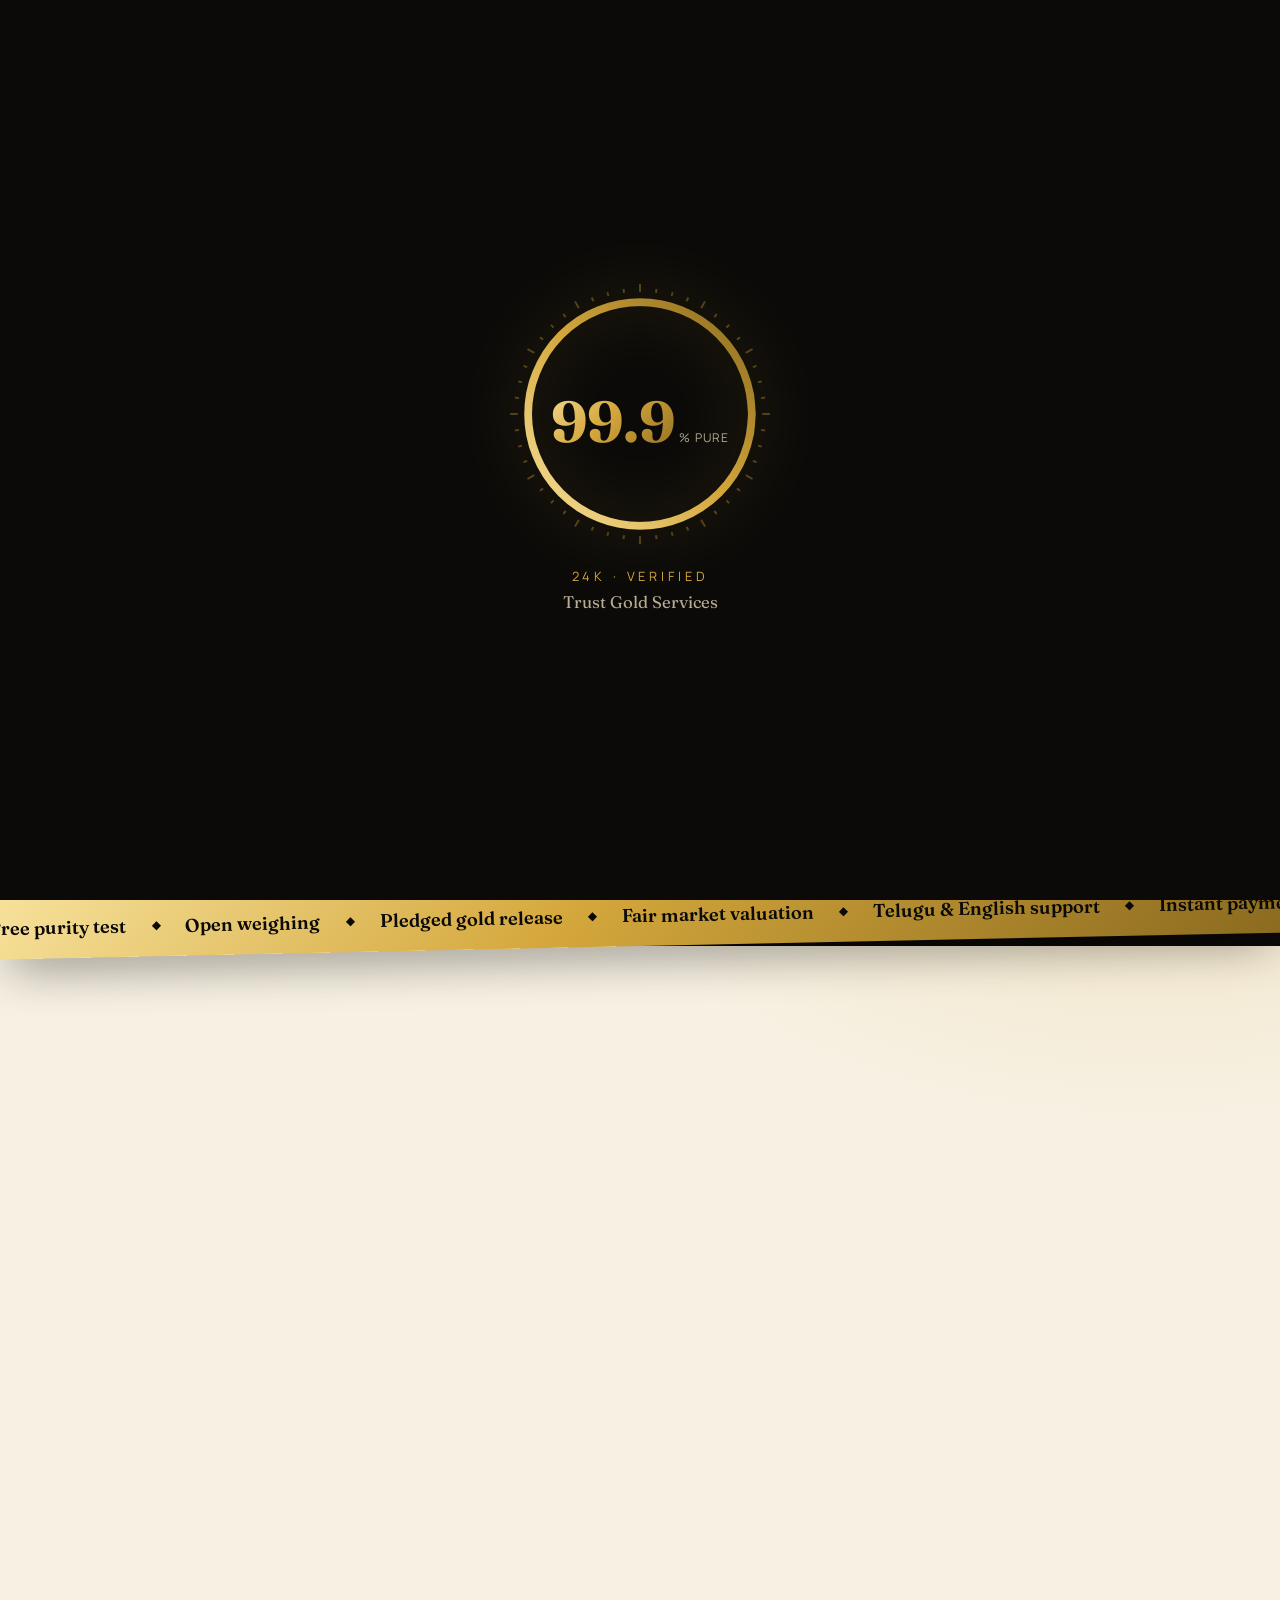
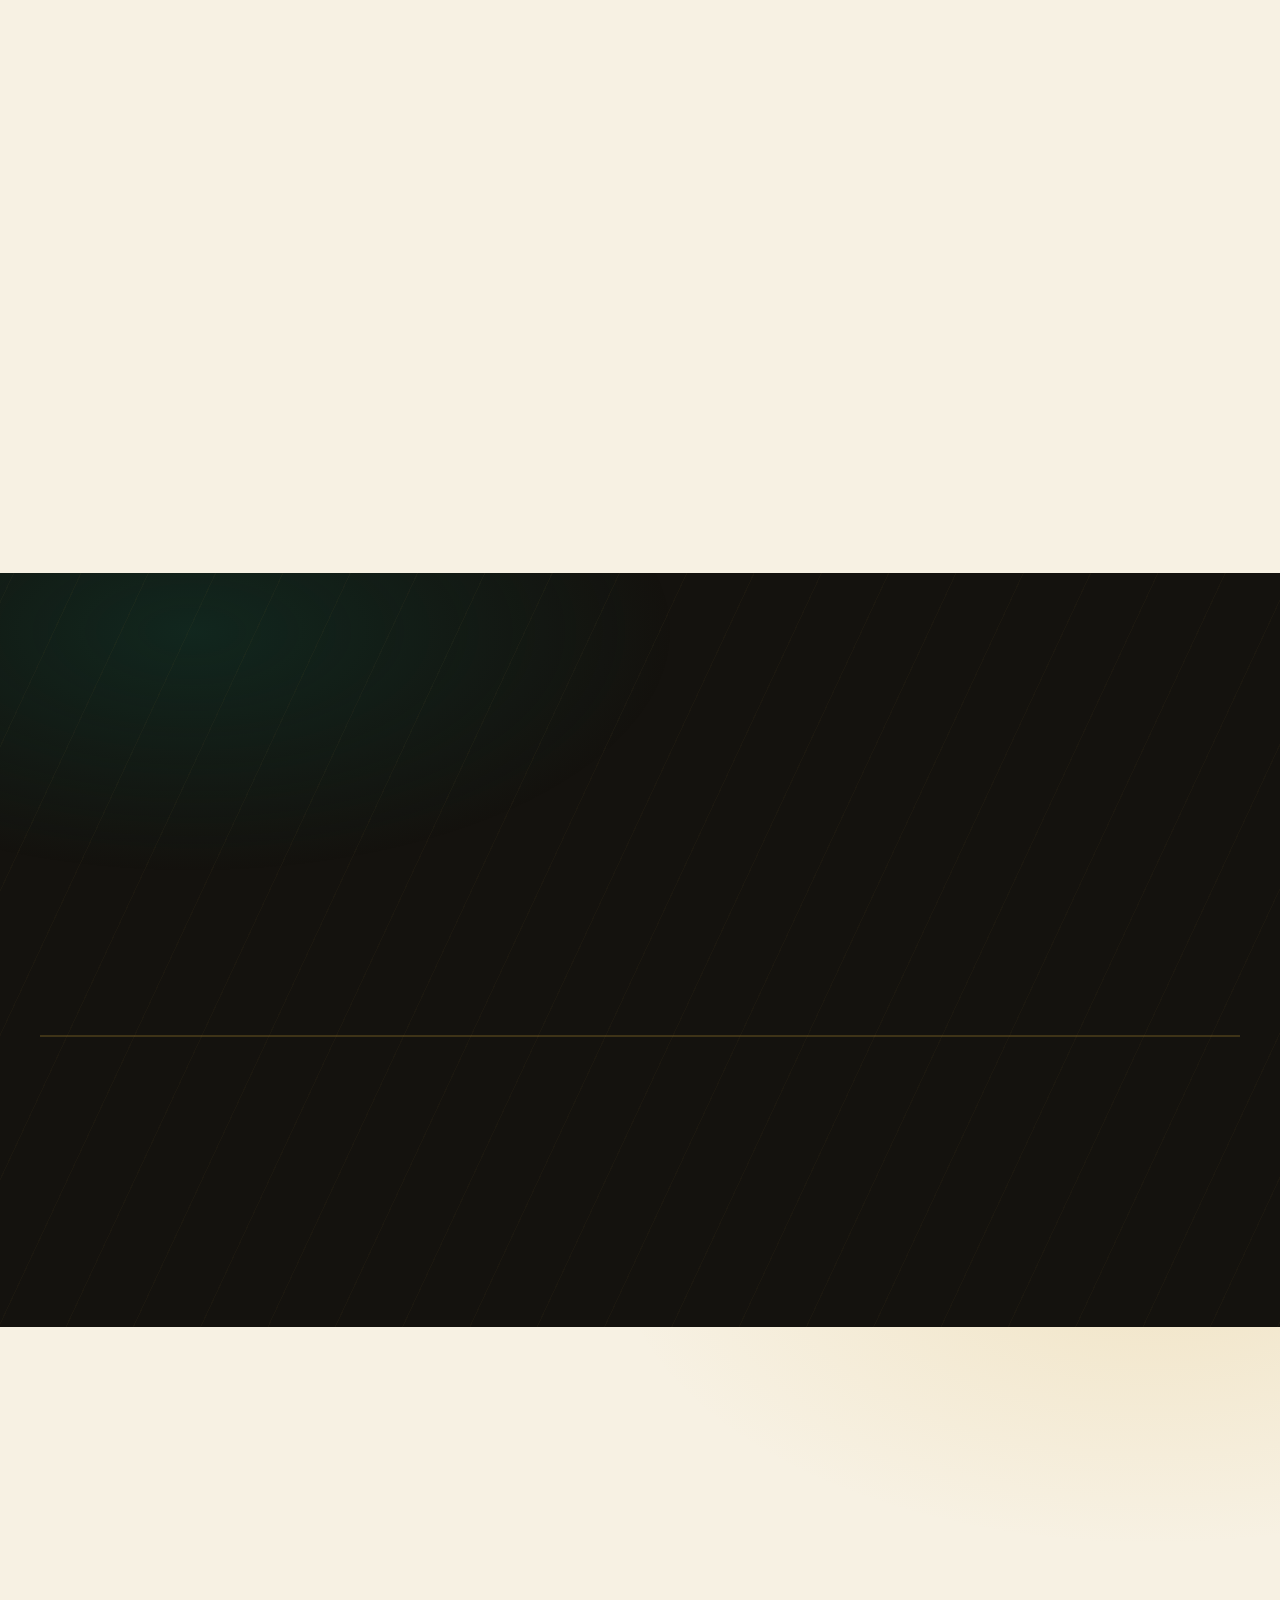
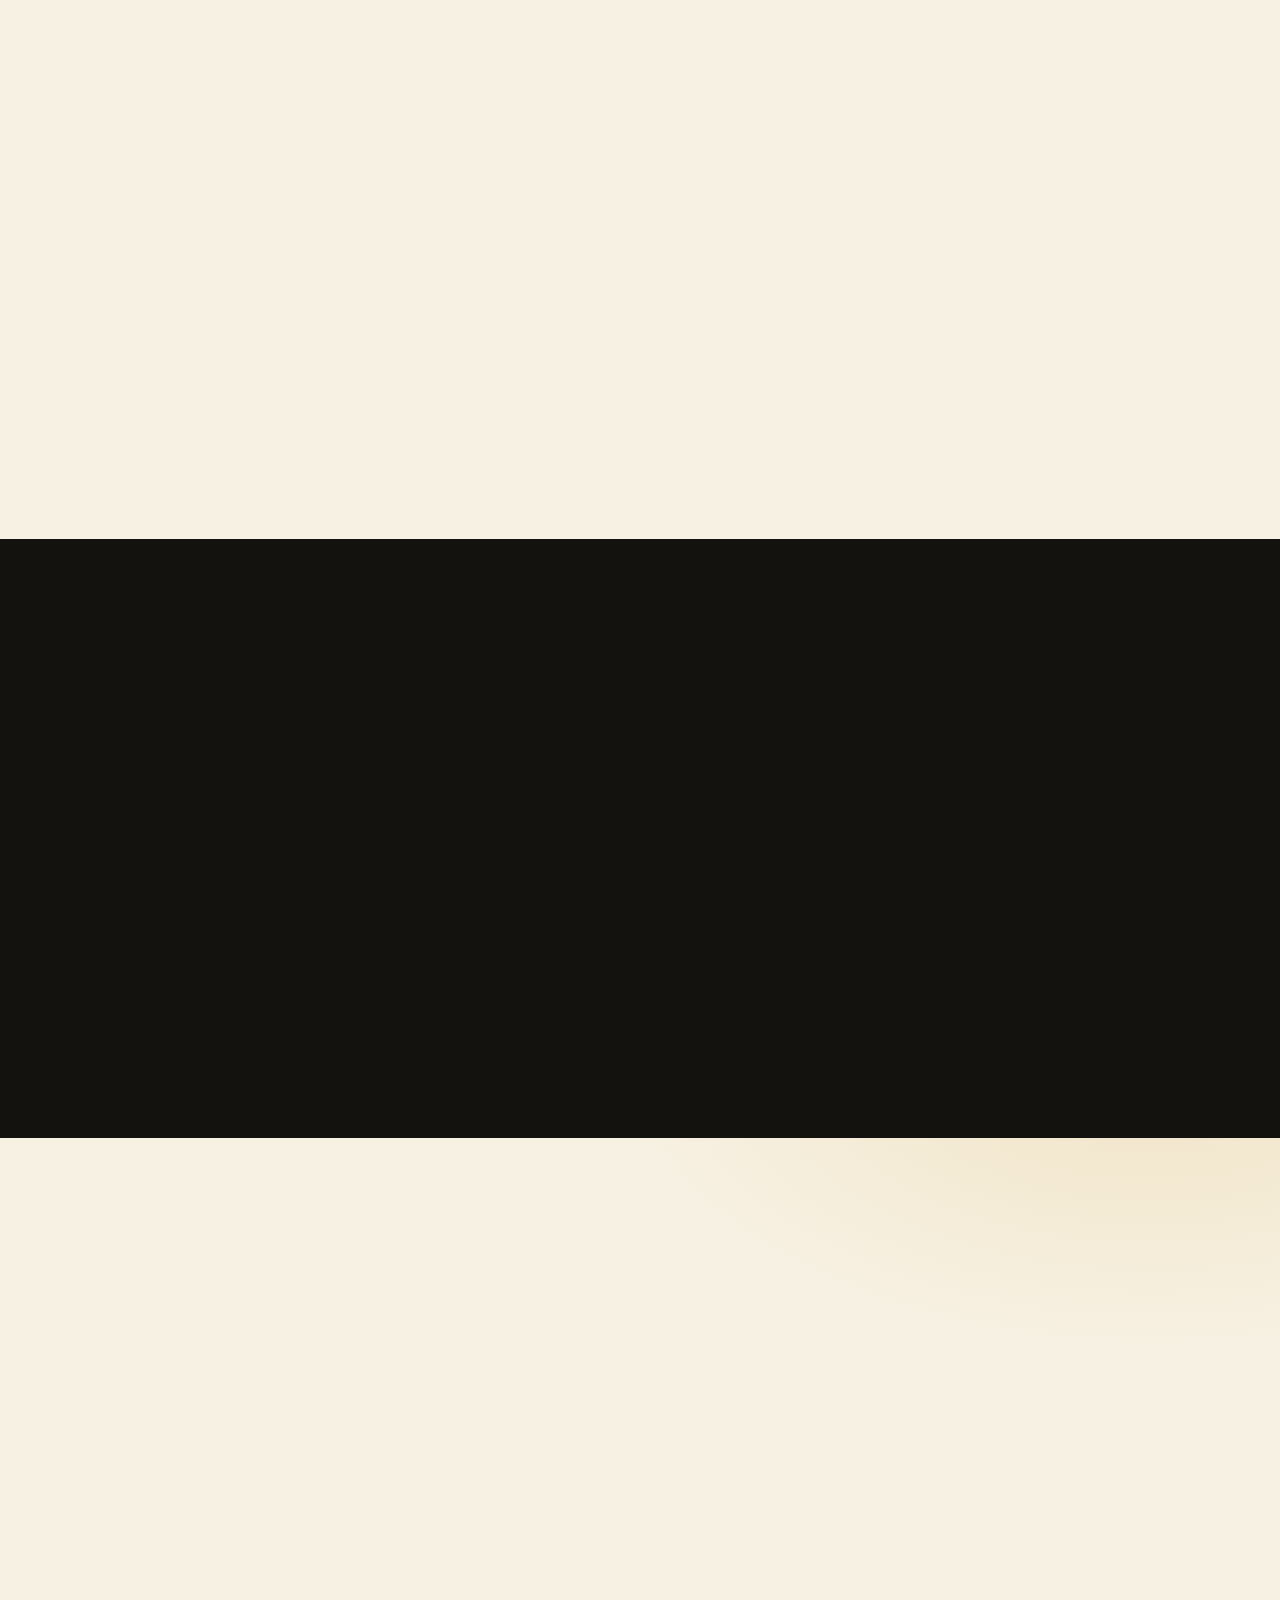
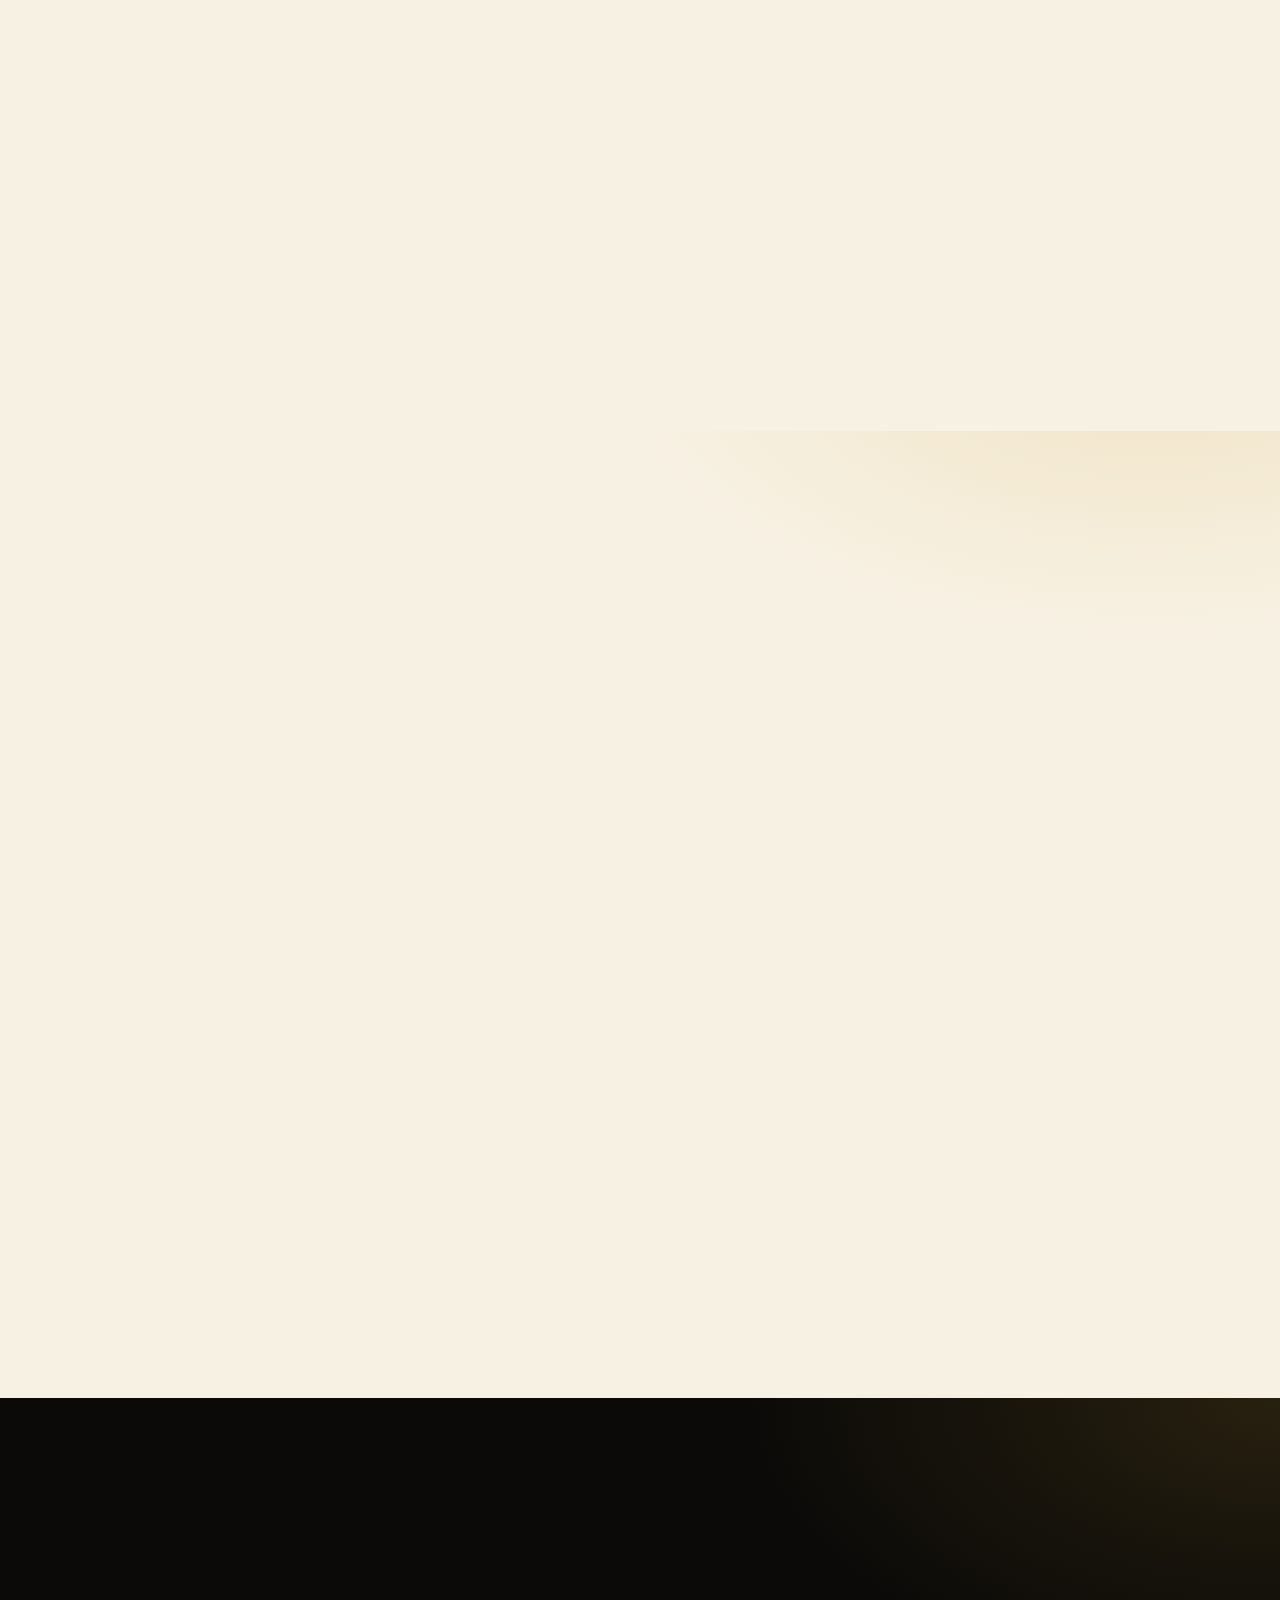
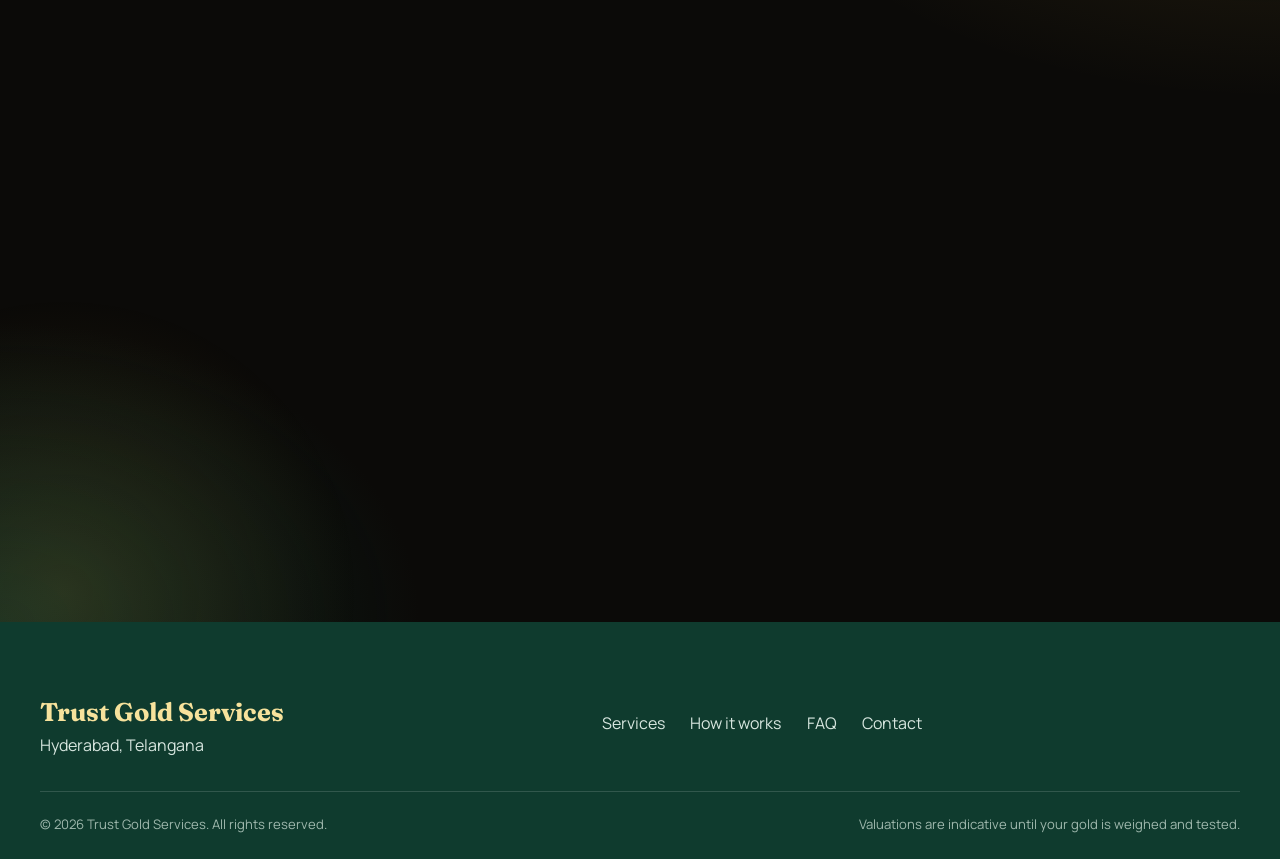
<file: trust-gold/index.html>
<!doctype html>
<html lang="en">
<head>
<meta charset="utf-8">
<meta name="viewport" content="width=device-width, initial-scale=1, viewport-fit=cover">
<title>Trust Gold Services — Sell Gold &amp; Release Pledged Gold</title>
<meta name="description" content="Sell your old gold or release gold pledged with a bank or finance company. Open weighing, free purity testing and a clear valuation, explained in English and Telugu.">
<meta name="theme-color" content="#0b0a08">
<link rel="icon" href="img/favicon.svg" type="image/svg+xml">
<link rel="preconnect" href="https://fonts.googleapis.com">
<link rel="preconnect" href="https://fonts.gstatic.com" crossorigin>
<link href="https://fonts.googleapis.com/css2?family=Fraunces:opsz,wght@9..144,400;9..144,600;9..144,700&family=Manrope:wght@400;500;600;700;800&family=Noto+Sans+Telugu:wght@400;600;700&display=swap" rel="stylesheet">
<link rel="stylesheet" href="css/style.css">
<noscript><style>.reveal,.line>span{opacity:1!important;transform:none!important}.loader{display:none}body.is-loading{overflow:auto}</style></noscript>
</head>
<body class="is-loading">

<!-- ============ LOADER ============ -->
<div class="loader" id="loader" aria-hidden="true">
  <div class="loader__panel loader__panel--top"></div>
  <div class="loader__panel loader__panel--bottom"></div>
  <div class="loader__core">
    <svg class="gauge" viewBox="0 0 200 200">
      <defs>
        <linearGradient id="gaugeGold" x1="0" y1="0" x2="1" y2="1">
          <stop offset="0" stop-color="#f7e29c"/><stop offset=".5" stop-color="#d4a73c"/><stop offset="1" stop-color="#8a6a1f"/>
        </linearGradient>
      </defs>
      <circle class="gauge__track" cx="100" cy="100" r="86"/>
      <circle class="gauge__fill" id="gaugeFill" cx="100" cy="100" r="86"/>
      <g class="gauge__ticks"></g>
    </svg>
    <div class="loader__read">
      <span class="loader__num" id="loaderNum">0.0</span>
      <span class="loader__unit">% pure</span>
    </div>
    <p class="loader__msg" id="loaderMsg">Weighing…</p>
    <p class="loader__brand">Trust Gold Services</p>
  </div>
</div>

<div class="progress" id="progress"></div>
<div class="cursor" id="cursor" aria-hidden="true"><span class="cursor__dot"></span><span class="cursor__ring"><b id="cursorLabel"></b></span></div>
<canvas class="dust" id="dust" aria-hidden="true"></canvas>

<!-- ============ HEADER ============ -->
<header class="nav" id="nav">
  <a href="#top" class="brand" data-cursor aria-label="Trust Gold Services home">
    <svg class="brand__mark" viewBox="0 0 48 48" aria-hidden="true">
      <defs><linearGradient id="bm" x1="0" y1="0" x2="1" y2="1"><stop offset="0" stop-color="#f7e29c"/><stop offset=".55" stop-color="#d4a73c"/><stop offset="1" stop-color="#8a6a1f"/></linearGradient></defs>
      <path d="M24 2 44 13v22L24 46 4 35V13z" fill="url(#bm)"/>
      <path d="M24 6 40 15v18L24 42 8 33V15z" fill="#0b0a08"/>
      <path d="M15 17h18v4.2h-6.9V35h-4.2V21.2H15z" fill="url(#bm)"/>
    </svg>
    <span class="brand__text"><b>Trust Gold</b><small>Services</small></span>
  </a>
  <nav class="nav__links" aria-label="Main">
    <a href="#services" data-i18n="nav_services">Services</a>
    <a href="#process" data-i18n="nav_process">How it works</a>
    <a href="#valuation" data-i18n="nav_value">Valuation</a>
    <a href="#faq" data-i18n="nav_faq">FAQ</a>
    <a href="#contact" data-i18n="nav_contact">Contact</a>
  </nav>
  <div class="nav__actions">
    <button class="lang" id="langBtn" type="button" aria-label="Switch language" data-cursor><span class="lang__en">EN</span><span class="lang__sep"></span><span class="lang__te">తె</span></button>
    <a href="#contact" class="btn btn--gold btn--sm magnetic" data-cursor data-i18n="nav_cta">Free valuation</a>
    <button class="burger" id="burger" type="button" aria-label="Open menu" aria-expanded="false"><span></span><span></span></button>
  </div>
</header>

<div class="drawer" id="drawer">
  <a href="#services" data-i18n="nav_services">Services</a>
  <a href="#process" data-i18n="nav_process">How it works</a>
  <a href="#valuation" data-i18n="nav_value">Valuation</a>
  <a href="#faq" data-i18n="nav_faq">FAQ</a>
  <a href="#contact" data-i18n="nav_contact">Contact</a>
  <a href="#" class="btn btn--gold" data-tel data-i18n="call_us">Call us</a>
</div>

<main id="top">

<!-- ============ HERO ============ -->
<section class="hero" id="hero">
  <div class="hero__glow" data-speed="-0.12"></div>
  <div class="hero__grid wrap">
    <div class="hero__copy">
      <p class="eyebrow reveal" data-i18n="hero_eyebrow">Transparent gold buyers</p>
      <h1 class="hero__title" aria-label="Your gold. Valued openly. Paid fairly.">
        <span class="line"><span data-i18n="hero_l1">Your gold.</span></span>
        <span class="line"><span class="gold-text" data-i18n="hero_l2">Valued openly.</span></span>
        <span class="line"><span data-i18n="hero_l3">Paid fairly.</span></span>
      </h1>
      <p class="hero__sub reveal" data-i18n="hero_sub">Sell your old gold, or get your pledged gold released from a bank or finance company. Free purity testing and every step explained — in English and Telugu.</p>

      <div class="choices reveal">
        <a href="#contact" class="choice tilt" data-service="sell" data-cursor="Start">
          <span class="choice__icon"><svg viewBox="0 0 32 32"><path d="M4 22 9 10h14l5 12z"/><path d="M9 10 12 5h8l3 5"/></svg></span>
          <span class="choice__body"><b data-i18n="ch1_t">I want to sell my gold</b><small data-i18n="ch1_s">Get a free valuation</small></span>
          <span class="choice__arrow">→</span>
        </a>
        <a href="#contact" class="choice tilt" data-service="release" data-cursor="Start">
          <span class="choice__icon"><svg viewBox="0 0 32 32"><rect x="7" y="14" width="18" height="13" rx="2"/><path d="M11 14V10a5 5 0 0 1 9.6-2"/></svg></span>
          <span class="choice__body"><b data-i18n="ch2_t">My gold is pledged</b><small data-i18n="ch2_s">Get it released</small></span>
          <span class="choice__arrow">→</span>
        </a>
      </div>

      <ul class="hero__chips reveal" aria-label="Purity grades we test">
        <li>999</li><li>916</li><li>875</li><li>750</li><li>585</li>
        <li class="hero__chips-label" data-i18n="hero_chips">purity grades tested</li>
      </ul>
    </div>

    <div class="hero__stage" id="stage" aria-hidden="true" data-speed="0.07">
      <div class="scene">
        <div class="ring ring--1"></div><div class="ring ring--2"></div>
        <div class="bar" id="bar">
          <div class="bar__face bar__front"><span class="bar__brand">TRUST GOLD</span><span class="bar__purity">FINE GOLD 999.9</span><span class="bar__wt">100 g</span></div>
          <div class="bar__face bar__back"><span class="bar__brand">TRUST GOLD</span><span class="bar__purity">ASSAYED · WEIGHED</span></div>
          <div class="bar__face bar__left"></div>
          <div class="bar__face bar__right"></div>
          <div class="bar__face bar__top"></div>
          <div class="bar__face bar__bottom"></div>
          <div class="bar__shadow"></div>
        </div>
        <div class="coin coin--a" data-coin></div>
        <div class="coin coin--b" data-coin></div>
        <div class="coin coin--c" data-coin></div>
      </div>
      <div class="rate glass" id="rateCard">
        <span class="rate__dot"></span>
        <div>
          <small data-i18n="rate_label">Today's gold rate</small>
          <b id="rateVal" data-i18n="rate_ask">Ask for today's rate</b>
        </div>
      </div>
    </div>
  </div>
  <a href="#services" class="scrollcue" aria-label="Scroll down" data-cursor><span></span></a>
</section>

<!-- ============ MARQUEE ============ -->
<div class="marquee" aria-hidden="true">
  <div class="marquee__track">
    <span>Free purity test</span><i>◆</i><span>Open weighing</span><i>◆</i><span>Pledged gold release</span><i>◆</i><span>Fair market valuation</span><i>◆</i><span>Telugu &amp; English support</span><i>◆</i><span>Instant payment</span><i>◆</i>
    <span>Free purity test</span><i>◆</i><span>Open weighing</span><i>◆</i><span>Pledged gold release</span><i>◆</i><span>Fair market valuation</span><i>◆</i><span>Telugu &amp; English support</span><i>◆</i><span>Instant payment</span><i>◆</i>
  </div>
</div>

<!-- ============ SERVICES ============ -->
<section class="section section--light" id="services">
  <div class="wrap">
    <header class="sec-head">
      <p class="eyebrow eyebrow--dark reveal" data-i18n="sv_eyebrow">What we do</p>
      <h2 class="reveal" data-i18n="sv_title">Two problems.<br>One honest place to solve them.</h2>
    </header>

    <div class="services">
      <article class="svc tilt reveal" data-reveal="left">
        <span class="svc__no">01</span>
        <div class="svc__icon"><svg viewBox="0 0 64 64"><path d="M10 44 18 22h28l8 22z"/><path d="M18 22 24 12h16l6 10"/><path d="M32 12v10M24 33h16"/></svg></div>
        <h3 data-i18n="sv1_t">Sell your gold</h3>
        <p data-i18n="sv1_p">Old jewellery, coins, broken pieces — we weigh and test them in front of you, show the calculation and pay you for what it is worth.</p>
        <ul class="ticks">
          <li data-i18n="sv1_a">Free purity test</li>
          <li data-i18n="sv1_b">Weighed in front of you</li>
          <li data-i18n="sv1_c">Clear, step-by-step calculation</li>
        </ul>
        <a href="#contact" class="link-arrow" data-service="sell" data-cursor><span data-i18n="sv1_cta">Get a free valuation</span> <i>→</i></a>
      </article>

      <article class="svc svc--dark tilt reveal" data-reveal="right">
        <span class="svc__no">02</span>
        <div class="svc__icon"><svg viewBox="0 0 64 64"><rect x="14" y="28" width="36" height="26" rx="4"/><path d="M22 28V20a10 10 0 0 1 19.5-3.2"/><circle cx="32" cy="41" r="3.5"/></svg></div>
        <h3 data-i18n="sv2_t">Release pledged gold</h3>
        <p data-i18n="sv2_p">Gold kept with a bank or finance company? We help you clear it, bring your gold back and settle the balance with you — with the numbers explained first.</p>
        <ul class="ticks">
          <li data-i18n="sv2_a">Outstanding amount verified with you</li>
          <li data-i18n="sv2_b">Gold tested and weighed on release</li>
          <li data-i18n="sv2_c">Balance settled transparently</li>
        </ul>
        <a href="#contact" class="link-arrow" data-service="release" data-cursor><span data-i18n="sv2_cta">Ask about release</span> <i>→</i></a>
      </article>
    </div>

    <div class="mini reveal">
      <div class="mini__item"><b data-i18n="mi1_t">No jargon</b><span data-i18n="mi1_p">Ask any question — we explain karats, purity and weight in plain words.</span></div>
      <div class="mini__item"><b data-i18n="mi2_t">తెలుగు &amp; English</b><span data-i18n="mi2_p">Talk to us in the language you are most comfortable with.</span></div>
      <div class="mini__item" data-feature="doorstep"><b data-i18n="mi3_t">Doorstep option</b><span data-i18n="mi3_p">Prefer not to travel? Ask us about a valuation visit at your home.</span></div>
    </div>
  </div>
</section>

<!-- ============ PROCESS ============ -->
<section class="section section--dark" id="process">
  <div class="process__bg" data-speed="0.18"></div>
  <div class="wrap">
    <header class="sec-head">
      <p class="eyebrow reveal" data-i18n="pr_eyebrow">How it works</p>
      <h2 class="reveal" data-i18n="pr_title">Every step, out in the open.</h2>
    </header>

    <div class="tabs reveal" role="tablist">
      <button class="tab is-active" role="tab" aria-selected="true" data-tab="sell" data-cursor data-i18n="pr_tab1">Selling gold</button>
      <button class="tab" role="tab" aria-selected="false" data-tab="release" data-cursor data-i18n="pr_tab2">Releasing pledged gold</button>
      <span class="tabs__pill"></span>
    </div>

    <div class="steps is-active" data-panel="sell">
      <div class="steps__line"><span></span></div>
      <div class="step tilt reveal"><i>1</i><h4 data-i18n="s1_t">Bring your gold</h4><p data-i18n="s1_p">Visit us or contact us. Carry a valid photo ID.</p></div>
      <div class="step tilt reveal"><i>2</i><h4 data-i18n="s2_t">Weigh &amp; test</h4><p data-i18n="s2_p">Weight and purity are checked while you watch.</p></div>
      <div class="step tilt reveal"><i>3</i><h4 data-i18n="s3_t">See the calculation</h4><p data-i18n="s3_p">Weight × purity × today's rate — shown clearly, no surprises.</p></div>
      <div class="step tilt reveal"><i>4</i><h4 data-i18n="s4_t">Get paid</h4><p data-i18n="s4_p">Accept the offer and receive payment without delay.</p></div>
    </div>

    <div class="steps" data-panel="release">
      <div class="steps__line"><span></span></div>
      <div class="step tilt"><i>1</i><h4 data-i18n="r1_t">Share pledge details</h4><p data-i18n="r1_p">Send your pledge receipt or loan details by call or WhatsApp.</p></div>
      <div class="step tilt"><i>2</i><h4 data-i18n="r2_t">Verify the amount</h4><p data-i18n="r2_p">We confirm the outstanding amount with the lender.</p></div>
      <div class="step tilt"><i>3</i><h4 data-i18n="r3_t">Loan cleared</h4><p data-i18n="r3_p">The loan is settled and your gold is brought back.</p></div>
      <div class="step tilt"><i>4</i><h4 data-i18n="r4_t">Weigh &amp; test</h4><p data-i18n="r4_p">Your gold is weighed and tested in front of you.</p></div>
      <div class="step tilt"><i>5</i><h4 data-i18n="r5_t">Settle the balance</h4><p data-i18n="r5_p">The remaining value is settled with you, fully explained.</p></div>
    </div>
  </div>
</section>

<!-- ============ VALUATION ============ -->
<section class="section section--light" id="valuation">
  <div class="wrap valuation">
    <div class="valuation__copy">
      <p class="eyebrow eyebrow--dark reveal" data-i18n="va_eyebrow">Know before you come</p>
      <h2 class="reveal" data-i18n="va_title">See how your gold is valued.</h2>
      <p class="reveal" data-i18n="va_p">Pure gold content is simply weight × purity. Try it yourself — the final offer is confirmed after testing.</p>

      <div class="purity reveal" id="purity">
        <div class="purity__row" data-k="24"><span>24K</span><div><i style="--w:99.9%"></i></div><em>99.9%</em></div>
        <div class="purity__row" data-k="22"><span>22K</span><div><i style="--w:91.6%"></i></div><em>91.6%</em></div>
        <div class="purity__row" data-k="20"><span>20K</span><div><i style="--w:83.3%"></i></div><em>83.3%</em></div>
        <div class="purity__row" data-k="18"><span>18K</span><div><i style="--w:75%"></i></div><em>75.0%</em></div>
        <div class="purity__row" data-k="14"><span>14K</span><div><i style="--w:58.5%"></i></div><em>58.5%</em></div>
      </div>
    </div>

    <div class="calc glass-dark tilt reveal" data-reveal="scale">
      <h3 data-i18n="calc_t">Gold value estimator</h3>
      <div class="field">
        <input id="cWeight" type="number" inputmode="decimal" min="0" step="0.01" placeholder=" " value="10">
        <label for="cWeight" data-i18n="calc_w">Weight (grams)</label>
      </div>
      <div class="karats" id="cKarat" role="radiogroup" aria-label="Karat">
        <button type="button" class="karat" data-k="24" data-cursor>24K</button>
        <button type="button" class="karat is-active" data-k="22" data-cursor>22K</button>
        <button type="button" class="karat" data-k="20" data-cursor>20K</button>
        <button type="button" class="karat" data-k="18" data-cursor>18K</button>
        <button type="button" class="karat" data-k="14" data-cursor>14K</button>
      </div>
      <div class="calc__out">
        <div>
          <small data-i18n="calc_pure">Pure gold content</small>
          <b><span id="outPure">0.00</span> g</b>
        </div>
        <div id="outValueWrap" hidden>
          <small data-i18n="calc_est">Indicative value</small>
          <b>₹ <span id="outValue">0</span></b>
        </div>
      </div>
      <p class="calc__note" id="calcNote" data-i18n="calc_note">Ask us for today's rate — it changes daily. Final value is confirmed after testing and weighing.</p>
      <a href="#contact" class="btn btn--gold btn--block magnetic" data-service="sell" data-cursor data-i18n="calc_cta">Get today's exact offer</a>
    </div>
  </div>
</section>

<!-- ============ ITEMS ============ -->
<section class="section section--dark section--tight" id="items">
  <div class="wrap">
    <header class="sec-head sec-head--row">
      <div>
        <p class="eyebrow reveal" data-i18n="it_eyebrow">What we buy</p>
        <h2 class="reveal" data-i18n="it_title">Bring it as it is.</h2>
      </div>
      <p class="reveal" data-i18n="it_p">No need to repair, clean or polish. Old, broken or unused — we value it all.</p>
    </header>
    <div class="items">
      <div class="item tilt reveal"><svg viewBox="0 0 48 48"><circle cx="24" cy="30" r="11"/><path d="M24 19v-6m-4-5h8"/></svg><b data-i18n="i1_t">Jewellery</b><span data-i18n="i1_p">Chains, bangles, necklaces, rings, earrings</span></div>
      <div class="item tilt reveal"><svg viewBox="0 0 48 48"><circle cx="24" cy="24" r="16"/><circle cx="24" cy="24" r="10"/></svg><b data-i18n="i2_t">Coins &amp; bars</b><span data-i18n="i2_p">Gold coins, biscuits and bars</span></div>
      <div class="item tilt reveal"><svg viewBox="0 0 48 48"><path d="M8 28 22 14l6 8-5 4 10 8"/></svg><b data-i18n="i3_t">Old &amp; broken</b><span data-i18n="i3_p">Damaged, mismatched or unused pieces</span></div>
      <div class="item tilt reveal"><svg viewBox="0 0 48 48"><rect x="10" y="22" width="28" height="18" rx="3"/><path d="M16 22v-5a8 8 0 0 1 16 0v5"/></svg><b data-i18n="i4_t">Pledged gold</b><span data-i18n="i4_p">Held with a bank or finance company</span></div>
    </div>
  </div>
</section>

<!-- ============ WHY ============ -->
<section class="section section--light" id="why">
  <div class="wrap why">
    <div class="why__sticky">
      <p class="eyebrow eyebrow--dark reveal" data-i18n="wy_eyebrow">Why Trust Gold</p>
      <h2 class="reveal" data-i18n="wy_title">Trust isn't a slogan. It's how we work.</h2>
      <a href="#contact" class="btn btn--dark magnetic reveal" data-cursor data-i18n="wy_cta">Talk to us</a>
    </div>
    <ol class="why__list">
      <li class="reveal"><span>01</span><div><h4 data-i18n="w1_t">Open weighing</h4><p data-i18n="w1_p">You see the scale, the reading and the calculation — nothing happens behind a counter.</p></div></li>
      <li class="reveal"><span>02</span><div><h4 data-i18n="w2_t">Free purity testing</h4><p data-i18n="w2_p">Know exactly what you are holding before you decide anything. No charge, no obligation.</p></div></li>
      <li class="reveal"><span>03</span><div><h4 data-i18n="w3_t">Clear, fair numbers</h4><p data-i18n="w3_p">Valuation follows the day's market rate. If you don't like the offer, you walk away freely.</p></div></li>
      <li class="reveal"><span>04</span><div><h4 data-i18n="w4_t">Your language</h4><p data-i18n="w4_p">We explain everything in Telugu or English, patiently, as many times as you need.</p></div></li>
    </ol>
  </div>
</section>

<!-- ============ REVIEWS (shown only when real reviews exist in config.js) ============ -->
<section class="section section--dark" id="reviews" hidden>
  <div class="wrap">
    <header class="sec-head">
      <p class="eyebrow reveal" data-i18n="rv_eyebrow">Customer words</p>
      <h2 class="reveal" data-i18n="rv_title">What our customers say</h2>
    </header>
    <div class="reviews" id="reviewList"></div>
    <a href="#" class="link-arrow reveal" id="reviewLink" data-cursor hidden><span data-i18n="rv_more">Read more on Google</span> <i>→</i></a>
  </div>
</section>

<!-- ============ FAQ ============ -->
<section class="section section--light" id="faq">
  <div class="wrap faq-wrap">
    <header class="sec-head">
      <p class="eyebrow eyebrow--dark reveal" data-i18n="fq_eyebrow">Questions</p>
      <h2 class="reveal" data-i18n="fq_title">Things people ask first.</h2>
    </header>
    <div class="faq">
      <details class="reveal"><summary data-cursor><span data-i18n="q1">What should I bring to sell gold?</span><i></i></summary><div><p data-i18n="a1">Your gold items and a valid photo ID such as Aadhaar. If any item has a purchase bill, bring that too — it is helpful but not always required.</p></div></details>
      <details class="reveal"><summary data-cursor><span data-i18n="q2">How is my gold tested?</span><i></i></summary><div><p data-i18n="a2">We check purity and weight in front of you and show you the reading. Testing is free and you are under no obligation to sell.</p></div></details>
      <details class="reveal"><summary data-cursor><span data-i18n="q3">How is the price decided?</span><i></i></summary><div><p data-i18n="a3">Price = weight × purity × the day's gold rate. We show you each part of the calculation so you can see exactly how the offer is made.</p></div></details>
      <details class="reveal"><summary data-cursor><span data-i18n="q4">How does pledged gold release work?</span><i></i></summary><div><p data-i18n="a4">You share your pledge details, we verify the outstanding amount, the loan is cleared and your gold is brought back. It is then weighed and tested, and the balance is settled with you.</p></div></details>
      <details class="reveal"><summary data-cursor><span data-i18n="q5">How do I get paid?</span><i></i></summary><div><p data-i18n="a5">Once you accept the offer, payment is made without delay by bank transfer or other modes permitted by law. Ask us for the options available.</p></div></details>
      <details class="reveal"><summary data-cursor><span data-i18n="q6">Can I speak in Telugu?</span><i></i></summary><div><p data-i18n="a6">Yes. You can talk to us, and read this website, in Telugu or English.</p></div></details>
    </div>
  </div>
</section>

<!-- ============ CONTACT ============ -->
<section class="section section--dark contact" id="contact">
  <div class="contact__glow" data-speed="0.15"></div>
  <div class="wrap contact__grid">
    <div class="contact__copy">
      <p class="eyebrow reveal" data-i18n="ct_eyebrow">Start here</p>
      <h2 class="reveal" data-i18n="ct_title">Free valuation.<br>No obligation.</h2>
      <p class="reveal" data-i18n="ct_p">Tell us what you need. We'll call you back, or message you on WhatsApp.</p>

      <ul class="cinfo reveal">
        <li data-has="phone"><small data-i18n="ct_call">Call</small><a href="#" data-tel data-cursor><span data-bind="phone"></span></a></li>
        <li data-has="whatsapp"><small>WhatsApp</small><a href="#" data-wa target="_blank" rel="noopener" data-cursor data-i18n="ct_chat">Chat with us</a></li>
        <li data-has="email"><small>Email</small><a href="#" data-mail data-cursor><span data-bind="email"></span></a></li>
        <li data-has="address"><small data-i18n="ct_visit">Visit</small><span data-bind="address"></span></li>
        <li data-has="hours"><small data-i18n="ct_hours">Hours</small><span data-bind="hours"></span></li>
        <li class="cinfo__empty" data-empty><span data-i18n="ct_empty">Contact details coming soon — please use the form.</span></li>
      </ul>
      <a href="#" class="link-arrow reveal" id="mapLink" data-cursor hidden><span data-i18n="ct_map">Open in Google Maps</span> <i>→</i></a>
    </div>

    <form class="form glass tilt reveal" id="enquiry" name="enquiry" method="post" data-netlify="true" netlify-honeypot="bot-field" data-reveal="scale" novalidate>
      <input type="hidden" name="form-name" value="enquiry">
      <p hidden><label>Leave empty <input name="bot-field"></label></p>
      <h3 data-i18n="f_title">Request your free valuation</h3>
      <div class="seg" id="seg" role="radiogroup" aria-label="Service">
        <button type="button" class="seg__btn is-active" data-service="sell" data-cursor data-i18n="f_sell">Sell gold</button>
        <button type="button" class="seg__btn" data-service="release" data-cursor data-i18n="f_release">Release pledged gold</button>
        <span class="seg__pill"></span>
      </div>
      <div class="field"><input id="fName" name="name" type="text" placeholder=" " autocomplete="name" required><label for="fName" data-i18n="f_name">Your name</label></div>
      <div class="field"><input id="fPhone" name="phone" type="tel" inputmode="tel" placeholder=" " autocomplete="tel" required><label for="fPhone" data-i18n="f_phone">Phone number</label></div>
      <div class="field"><input id="fNote" name="note" type="text" placeholder=" "><label for="fNote" data-i18n="f_note">Approx. weight or details (optional)</label></div>
      <p class="form__err" id="formErr" role="alert" hidden data-i18n="f_err">Please enter your name and a valid phone number.</p>
      <button class="btn btn--gold btn--block magnetic" type="submit" data-cursor><span data-i18n="f_send">Send on WhatsApp</span></button>
      <p class="form__fine" data-i18n="f_fine">We only use your details to respond to this enquiry.</p>
      <div class="form__ok" id="formOk" hidden>
        <svg viewBox="0 0 52 52"><circle cx="26" cy="26" r="24"/><path d="M14 27l8 8 16-17"/></svg>
        <b data-i18n="f_ok">Thank you!</b><span data-i18n="f_ok2">We'll be in touch shortly.</span>
      </div>
    </form>
  </div>
  <div class="wrap mapwrap" id="mapWrap" hidden><iframe id="mapFrame" title="Trust Gold Services location" loading="lazy" referrerpolicy="no-referrer-when-downgrade"></iframe></div>
</section>
</main>

<footer class="footer">
  <div class="wrap footer__row">
    <div>
      <b class="footer__brand">Trust Gold Services</b>
      <p data-bind="city"></p>
    </div>
    <nav class="footer__nav" aria-label="Footer">
      <a href="#services" data-i18n="nav_services">Services</a>
      <a href="#process" data-i18n="nav_process">How it works</a>
      <a href="#faq" data-i18n="nav_faq">FAQ</a>
      <a href="#contact" data-i18n="nav_contact">Contact</a>
    </nav>
    <div class="footer__social" id="social"></div>
  </div>
  <div class="wrap footer__fine">
    <span>© <span id="year"></span> Trust Gold Services. <span data-i18n="ft_rights">All rights reserved.</span></span>
    <span data-i18n="ft_note">Valuations are indicative until your gold is weighed and tested.</span>
  </div>
</footer>

<!-- Mobile action bar -->
<div class="dock" id="dock">
  <a href="#" data-tel class="dock__btn"><svg viewBox="0 0 24 24"><path d="M5 4h4l2 5-2.5 1.5a11 11 0 0 0 5 5L15 13l5 2v4a2 2 0 0 1-2 2A16 16 0 0 1 3 6a2 2 0 0 1 2-2z"/></svg><span data-i18n="call_us">Call us</span></a>
  <a href="#" data-wa target="_blank" rel="noopener" class="dock__btn dock__btn--wa"><svg viewBox="0 0 24 24"><path d="M4 20l1.3-4.2A8 8 0 1 1 8.4 18.8z"/></svg><span>WhatsApp</span></a>
</div>

<script src="js/config.js"></script>
<script src="js/i18n.js"></script>
<script src="js/main.js"></script>
</body>
</html>
</file>
<file: styles.css>
/* =========================================================
   GoldXpert Skill Development Academy
   Palette taken from the logo: navy-teal disc (#005A80),
   orange-gold rings & rays (#F7941D / #FFB547), green (#009649).
   Dark midnight-teal base + molten-gold accents = premium.
   ========================================================= */

:root {
  --bg: #04131b;
  --bg-2: #071e2a;
  --bg-3: #0a2a3a;
  --teal: #005a80;
  --teal-2: #0b85b8;
  --surface: rgba(255, 255, 255, 0.035);
  --surface-2: rgba(255, 255, 255, 0.07);
  --border: rgba(255, 214, 140, 0.13);
  --border-strong: rgba(255, 181, 71, 0.4);
  --text: #fffaf0;
  --muted: #c9d6dc;
  --gold-1: #ffe7b0;
  --gold-2: #ffb547;
  --gold-3: #f7941d;
  --gold-4: #b85f08;
  --green: #1fbf6e;
  --gold-grad: linear-gradient(135deg, #fff0c8 0%, #ffd27a 25%, #ffa630 62%, #e07c12 100%);
  --radius: 22px;
  --radius-sm: 14px;
  --shadow: 0 30px 80px -30px rgba(0, 0, 0, 0.85);
  --ease: cubic-bezier(0.22, 1, 0.36, 1);
  --serif: "Fraunces", "Noto Serif Telugu", Georgia, serif;
  --sans: "Inter", "Noto Sans Telugu", system-ui, -apple-system, "Segoe UI", sans-serif;
  color-scheme: dark;
}

*, *::before, *::after { box-sizing: border-box; }
html { scroll-behavior: smooth; scroll-padding-top: 90px; }
body {
  margin: 0;
  font-family: var(--sans);
  font-size: 16px;
  line-height: 1.6;
  color: var(--text);
  background: var(--bg);
  overflow-x: hidden;
  text-rendering: optimizeLegibility;
}
body.intro-active, body.modal-open { overflow: hidden; }
img, svg { display: block; max-width: 100%; }
a { color: inherit; text-decoration: none; }
h1, h2, h3, h4, h5 { margin: 0; font-family: var(--serif); font-weight: 600; line-height: 1.12; letter-spacing: -0.02em; }
p { margin: 0; }
button { font: inherit; }
::selection { background: var(--gold-3); color: #000; }

.container { width: min(1200px, 100% - 32px); margin-inline: auto; }

/* =========================================================
   INTRO ANIMATION
   ========================================================= */
.intro {
  position: fixed; inset: 0; z-index: 1000;
  display: grid; place-items: center;
  background:
    radial-gradient(60% 45% at 50% 18%, rgba(255, 120, 20, 0.16), transparent 70%),
    radial-gradient(70% 60% at 50% 70%, rgba(0, 90, 128, 0.35), transparent 70%),
    #020c12;
}
.intro.is-hidden { display: none; }
html:not(.js) .intro { display: none; }
.intro__stage { position: relative; width: min(100%, 600px); height: 100%; display: flex; flex-direction: column; align-items: center; justify-content: center; padding: 24px 16px; }
.intro__svg { width: 100%; height: auto; max-height: 68vh; overflow: visible; }
.intro__word { text-align: center; margin-top: -2vh; opacity: 0; }
.intro__name {
  position: relative; display: inline-block;
  font-family: var(--sans); font-weight: 700; font-size: clamp(32px, 6.4vw, 48px); letter-spacing: -0.01em; line-height: 1;
  background: linear-gradient(180deg, #e9c48a 0%, #d9a456 55%, #b9802f 100%);
  -webkit-background-clip: text; background-clip: text; color: transparent;
  filter: drop-shadow(0 0 14px rgba(247, 148, 29, 0.18));
  opacity: 0.92;
}
.intro__name span { color: inherit; }
/* ™ sits outside the text box so it doesn't push the name off-centre */
.intro__name sup { position: absolute; left: 100%; top: 0.05em; margin-left: 2px; font-size: 0.3em; font-weight: 600; -webkit-text-fill-color: rgba(163, 182, 191, 0.7); }
.intro__sub { margin-top: 12px; font-weight: 600; font-size: clamp(14px, 3vw, 19px); letter-spacing: 0.02em; color: rgba(79, 191, 138, 0.82); }
.intro__tag { margin-top: 8px; font-family: var(--serif); letter-spacing: 0.18em; font-size: clamp(11px, 2.2vw, 13.5px); color: rgba(163, 182, 191, 0.75); }
.intro__status { position: absolute; bottom: 7vh; left: 0; right: 0; text-align: center; font-size: 12px; letter-spacing: 0.3em; text-transform: uppercase; color: rgba(255, 199, 106, 0.75); }
.intro__skip {
  position: absolute; top: 20px; right: 20px; z-index: 2;
  padding: 8px 16px; border-radius: 999px; cursor: pointer;
  color: var(--muted); background: rgba(255, 255, 255, 0.05); border: 1px solid rgba(255, 255, 255, 0.12);
  font-size: 13px; transition: color 0.25s, border-color 0.25s;
}
.intro__skip:hover { color: var(--text); border-color: var(--border-strong); }

/* =========================================================
   BACKGROUND FX
   ========================================================= */
.bg-glow {
  position: fixed; inset: 0; z-index: -2; pointer-events: none;
  background:
    radial-gradient(55vw 45vw at 90% -5%, rgba(247, 148, 29, 0.16), transparent 60%),
    radial-gradient(55vw 45vw at -10% 35%, rgba(0, 90, 128, 0.35), transparent 60%),
    radial-gradient(45vw 40vw at 60% 110%, rgba(0, 90, 128, 0.28), transparent 60%);
}
.bg-noise {
  position: fixed; inset: 0; z-index: -1; pointer-events: none; opacity: 0.045;
  background-image: url("data:image/svg+xml,%3Csvg xmlns='http://www.w3.org/2000/svg' width='160' height='160'%3E%3Cfilter id='n'%3E%3CfeTurbulence type='fractalNoise' baseFrequency='.9' numOctaves='3'/%3E%3C/filter%3E%3Crect width='100%25' height='100%25' filter='url(%23n)'/%3E%3C/svg%3E");
}

/* =========================================================
   UTILITIES
   ========================================================= */
.text-gold {
  font-style: italic;
  background: var(--gold-grad);
  -webkit-background-clip: text; background-clip: text;
  color: transparent;
}
.glass {
  background: linear-gradient(160deg, rgba(255, 255, 255, 0.07), rgba(255, 255, 255, 0.02));
  border: 1px solid var(--border);
  backdrop-filter: blur(18px) saturate(140%);
  -webkit-backdrop-filter: blur(18px) saturate(140%);
}
.eyebrow {
  display: inline-flex; align-items: center; gap: 10px;
  font-family: var(--sans); font-size: 12px; font-weight: 700; letter-spacing: 0.18em; text-transform: uppercase;
  color: var(--gold-2);
}
.eyebrow::before { content: ""; width: 28px; height: 1px; background: var(--gold-grad); }
.hp { position: absolute; left: -9999px; }
.linklike { background: none; border: 0; padding: 0; color: inherit; cursor: pointer; }
.linklike:hover { color: var(--gold-2); }

/* Buttons */
.btn {
  --pad: 12px 22px;
  display: inline-flex; align-items: center; justify-content: center; gap: 10px;
  padding: var(--pad); border-radius: 999px; border: 1px solid transparent;
  font: 600 15px/1 var(--sans); cursor: pointer; white-space: nowrap;
  transition: transform 0.35s var(--ease), box-shadow 0.35s var(--ease), background 0.35s, border-color 0.35s;
}
.btn svg { width: 18px; height: 18px; fill: none; stroke: currentColor; stroke-width: 2; stroke-linecap: round; stroke-linejoin: round; }
.btn--gold {
  color: #2a1500; background: var(--gold-grad); background-size: 160% 160%;
  box-shadow: 0 10px 30px -10px rgba(247, 148, 29, 0.65), inset 0 1px 0 rgba(255, 255, 255, 0.55);
}
.btn--gold:hover { transform: translateY(-2px); background-position: 100% 0; box-shadow: 0 18px 40px -12px rgba(247, 148, 29, 0.8), inset 0 1px 0 rgba(255,255,255,.55); }
.btn--ghost { color: var(--text); border-color: var(--border-strong); background: var(--surface); }
.btn--ghost:hover { transform: translateY(-2px); background: var(--surface-2); border-color: var(--gold-2); }
.btn--sm { --pad: 10px 18px; font-size: 14px; }
.btn--lg { --pad: 16px 28px; font-size: 16px; }
.btn--block { width: 100%; }
.btn:disabled { opacity: 0.7; cursor: progress; }

.pill {
  display: inline-flex; align-items: center; gap: 10px;
  padding: 8px 16px; border-radius: 999px;
  font-size: 13px; color: var(--gold-1);
  background: rgba(247, 148, 29, 0.1); border: 1px solid var(--border-strong);
}
.pill__dot { width: 8px; height: 8px; border-radius: 50%; background: var(--green); animation: pulse 2s infinite; }
@keyframes pulse { 0% { box-shadow: 0 0 0 0 rgba(31, 191, 110, 0.7); } 70%, 100% { box-shadow: 0 0 0 10px rgba(31, 191, 110, 0); } }

/* =========================================================
   NAV
   ========================================================= */
.nav { position: sticky; top: 0; z-index: 50; border-bottom: 1px solid transparent; transition: background 0.4s, border-color 0.4s; }
.nav.is-scrolled { background: rgba(4, 19, 27, 0.78); backdrop-filter: blur(16px); -webkit-backdrop-filter: blur(16px); border-bottom-color: var(--border); }
.nav__inner { display: flex; align-items: center; justify-content: space-between; gap: 20px; height: 78px; }
.brand { display: inline-flex; align-items: center; gap: 12px; flex-shrink: 0; }
.brand__mark { width: 50px; height: 50px; filter: drop-shadow(0 4px 14px rgba(247, 148, 29, 0.35)); }
.brand__text { display: flex; flex-direction: column; line-height: 1; }
.brand__name { font-family: var(--sans); font-weight: 800; font-size: 23px; letter-spacing: -0.02em; color: #ffb547; }
.brand__name b { font-weight: 800; }
.brand__name { background: linear-gradient(180deg, #ffc56b, #f7941d 60%, #e07a10); -webkit-background-clip: text; background-clip: text; color: transparent; }
.brand__name sup { font-size: 9px; -webkit-text-fill-color: var(--muted); margin-left: 1px; }
.brand__text small { font-size: 10.5px; font-weight: 700; letter-spacing: 0.04em; color: var(--green); margin-top: 5px; }
.nav__links { display: flex; gap: 2px; }
.nav__links a { padding: 8px 13px; border-radius: 999px; font-size: 14.5px; color: var(--muted); white-space: nowrap; transition: color 0.25s, background 0.25s; }
.nav__links a:hover { color: var(--text); background: var(--surface-2); }
.nav__links .nav__cta-mobile { display: none; }
.nav__actions { display: flex; align-items: center; gap: 14px; }
.nav__phone { display: inline-flex; align-items: center; justify-content: center; gap: 8px; font-size: 14px; color: var(--muted); white-space: nowrap; }
.nav__actions .btn { white-space: nowrap; }
.nav__phone svg { width: 16px; height: 16px; fill: none; stroke: var(--gold-2); stroke-width: 2; }
.nav__phone:hover { color: var(--gold-2); }
.nav__toggle { display: none; width: 44px; height: 44px; border-radius: 12px; border: 1px solid var(--border); background: var(--surface); cursor: pointer; position: relative; }
.nav__toggle span { position: absolute; left: 12px; right: 12px; height: 2px; background: var(--text); border-radius: 2px; transition: transform 0.35s var(--ease), top 0.35s var(--ease); }
.nav__toggle span:first-child { top: 17px; }
.nav__toggle span:last-child { top: 25px; }
.nav__toggle[aria-expanded="true"] span:first-child { top: 21px; transform: rotate(45deg); }
.nav__toggle[aria-expanded="true"] span:last-child { top: 21px; transform: rotate(-45deg); }

/* =========================================================
   HERO
   ========================================================= */
.hero { padding: clamp(36px, 6vw, 90px) 0 clamp(60px, 8vw, 110px); }
.hero__grid { display: grid; grid-template-columns: 1.1fr 0.9fr; gap: 48px; align-items: center; }
.hero__copy > * + * { margin-top: 24px; }
.hero__tagline { font-family: var(--serif); font-style: italic; font-size: clamp(16px, 1.6vw, 20px); color: var(--gold-2); letter-spacing: 0.02em; }
.hero__copy .hero__tagline { margin-top: 22px; }
.hero__copy .hero__title { margin-top: 10px; }
.hero__title { font-size: clamp(42px, 6.2vw, 80px); font-weight: 600; }
.hero__title em { font-weight: 700; }
.hero__lead { font-size: clamp(16px, 1.4vw, 19px); color: var(--muted); max-width: 580px; }
.hero__lead strong { color: var(--text); font-weight: 600; }
.hero__ctas { display: flex; flex-wrap: wrap; gap: 14px; }
.hero__trust { list-style: none; padding: 0; display: flex; flex-wrap: wrap; gap: 10px 24px; font-size: 14px; color: var(--muted); }
.hero__trust li { display: flex; align-items: center; gap: 8px; }
.hero__trust svg { width: 18px; height: 18px; fill: none; stroke: var(--green); stroke-width: 2.6; stroke-linecap: round; stroke-linejoin: round; }

/* hero entrance after intro */
.hero-in { transition: opacity 1s var(--ease), transform 1s var(--ease); }
body.intro-active .hero-in { opacity: 0; transform: translateY(26px); }
.hero__copy .hero-in:nth-child(2) { transition-delay: 0.08s; }
.hero__copy .hero-in:nth-child(3) { transition-delay: 0.16s; }
.hero__copy .hero-in:nth-child(4) { transition-delay: 0.24s; }
.hero__copy .hero-in:nth-child(5) { transition-delay: 0.32s; }
.hero__copy .hero-in:nth-child(6) { transition-delay: 0.4s; }
.hero__visual.hero-in { transition-delay: 0.15s; }

.hero__visual { width: 100%; max-width: 520px; margin-inline: auto; display: flex; flex-direction: column; align-items: center; gap: 22px; }
.hero__stage { position: relative; width: 100%; max-width: 430px; aspect-ratio: 1; display: grid; place-items: center; }
.hero__halo { position: absolute; inset: 12%; border-radius: 50%; background: radial-gradient(circle, rgba(247, 148, 29, 0.35), rgba(0, 90, 128, 0.2) 50%, transparent 70%); filter: blur(20px); animation: breathe 5s ease-in-out infinite; }
.hero__emblem { position: relative; width: 92%; filter: drop-shadow(0 20px 50px rgba(0, 0, 0, 0.5)); }
@keyframes breathe { 50% { transform: scale(1.08); opacity: 0.8; } }
@keyframes spin { to { transform: rotate(360deg); } }

/* three highlights neatly arranged under the logo */
.hero__badges { list-style: none; margin: 0; padding: 0; width: 100%; display: grid; grid-template-columns: repeat(3, 1fr); gap: 14px; }
.hero-badge {
  position: relative; overflow: hidden;
  display: flex; flex-direction: column; align-items: center; text-align: center; gap: 4px;
  padding: 18px 12px 16px; border-radius: 18px;
  background: linear-gradient(160deg, rgba(10, 42, 58, 0.9), rgba(5, 23, 32, 0.85));
  border: 1px solid var(--border);
  transition: transform 0.45s var(--ease), border-color 0.35s, box-shadow 0.45s var(--ease);
}
.hero-badge::before { content: ""; position: absolute; top: 0; left: 22%; right: 22%; height: 2px; border-radius: 2px; background: var(--gold-grad); }
.hero-badge:hover { transform: translateY(-6px); border-color: var(--border-strong); box-shadow: 0 20px 40px -20px rgba(0, 0, 0, 0.7), 0 10px 28px -14px rgba(247, 148, 29, 0.4); }
.hero-badge__ico { width: 46px; height: 46px; display: grid; place-items: center; font-size: 22px; border-radius: 14px; margin-bottom: 8px; background: rgba(247, 148, 29, 0.12); border: 1px solid var(--border); }
.hero-badge b { font-size: 14.5px; font-weight: 700; line-height: 1.25; }
.hero-badge small { font-size: 12.5px; color: var(--muted); }

/* =========================================================
   MARQUEE
   ========================================================= */
.marquee { overflow: hidden; border-block: 1px solid var(--border); background: linear-gradient(90deg, rgba(247,148,29,.07), rgba(0,90,128,.12)); padding: 18px 0; -webkit-mask-image: linear-gradient(90deg, transparent, #000 10%, #000 90%, transparent); mask-image: linear-gradient(90deg, transparent, #000 10%, #000 90%, transparent); }
.marquee__track { display: flex; gap: 28px; width: max-content; animation: marquee 45s linear infinite; font-family: var(--serif); font-size: clamp(20px, 2.4vw, 28px); font-style: italic; white-space: nowrap; }
.marquee__track i { color: var(--gold-3); font-style: normal; }
@keyframes marquee { to { transform: translateX(-50%); } }

/* =========================================================
   SECTIONS
   ========================================================= */
.section { padding: clamp(70px, 9vw, 130px) 0; position: relative; }
.section--tight { padding: clamp(40px, 6vw, 80px) 0; }
.section--alt { background: linear-gradient(180deg, transparent, rgba(0, 90, 128, 0.12) 15%, rgba(0, 90, 128, 0.12) 85%, transparent); }
.section__head { text-align: center; max-width: 760px; margin: 0 auto clamp(40px, 5vw, 64px); }
.section__head h2 { font-size: clamp(32px, 4.6vw, 56px); font-weight: 600; margin-top: 16px; }
.section__head p { color: var(--muted); margin-top: 16px; font-size: 17px; }

/* About */
.about { display: grid; grid-template-columns: 1.05fr 0.95fr; gap: clamp(32px, 5vw, 72px); align-items: center; }
.about__copy > * + * { margin-top: 20px; }
.about__copy h2 { font-size: clamp(32px, 4.2vw, 52px); font-weight: 600; }
.about__copy p { color: var(--muted); font-size: 17px; }
.pillars { display: grid; grid-template-columns: repeat(2, 1fr); gap: 16px; }
.pillar { padding: 26px; border-radius: var(--radius); transition: transform 0.45s var(--ease), border-color 0.4s; }
.pillar:nth-child(even) { transform: translateY(28px); }
.pillar.is-visible:nth-child(even) { transform: translateY(28px); }
.pillar:hover { border-color: var(--border-strong); }
.pillar__n { font-family: var(--serif); font-size: 34px; font-weight: 600; background: var(--gold-grad); -webkit-background-clip: text; background-clip: text; color: transparent; }
.pillar h4 { font-size: 20px; margin: 10px 0 8px; }
.pillar p { color: var(--muted); font-size: 15px; }

/* Audience */
.audience { display: grid; grid-template-columns: repeat(3, 1fr); gap: 16px; }
.aud { display: grid; grid-template-columns: auto 1fr; column-gap: 16px; padding: 22px; border-radius: var(--radius); border: 1px solid var(--border); background: var(--surface); transition: border-color 0.3s, background 0.3s; }
.aud:hover { border-color: var(--border-strong); background: var(--surface-2); }
.aud span { grid-row: span 2; width: 52px; height: 52px; display: grid; place-items: center; font-size: 26px; border-radius: 16px; background: linear-gradient(135deg, rgba(0, 90, 128, 0.6), rgba(0, 90, 128, 0.2)); border: 1px solid rgba(11, 133, 184, 0.35); }
.aud h4 { font-size: 18px; align-self: end; }
.aud p { color: var(--muted); font-size: 14.5px; margin-top: 4px; }

/* Filters */
.filters { display: flex; flex-wrap: wrap; justify-content: center; gap: 10px; margin-bottom: 36px; }
.filter { padding: 10px 18px; border-radius: 999px; border: 1px solid var(--border); background: var(--surface); color: var(--muted); font: 500 14px var(--sans); cursor: pointer; transition: all 0.3s var(--ease); }
.filter:hover { color: var(--text); border-color: var(--border-strong); }
.filter.is-active { color: #2a1500; background: var(--gold-grad); border-color: transparent; font-weight: 600; }

/* Courses bento */
.bento { display: grid; grid-template-columns: repeat(3, 1fr); gap: 18px; }
.card {
  position: relative; display: flex; flex-direction: column; gap: 12px;
  padding: 26px; border-radius: var(--radius); overflow: hidden;
  background: linear-gradient(160deg, rgba(255, 255, 255, 0.055), rgba(255, 255, 255, 0.015));
  border: 1px solid var(--border);
  transition: transform 0.5s var(--ease), border-color 0.4s, opacity 0.8s var(--ease);
}
.card::before {
  content: ""; position: absolute; inset: 0; pointer-events: none; opacity: 0; transition: opacity 0.4s;
  background: radial-gradient(380px circle at var(--mx, 50%) var(--my, 50%), rgba(255, 181, 71, 0.14), transparent 45%);
}
.card:hover { transform: translateY(-6px); border-color: var(--border-strong); }
.card:hover::before { opacity: 1; }
.card.is-hidden { display: none; }
.card--cta { justify-content: center; text-align: left; background: linear-gradient(140deg, rgba(0, 90, 128, 0.55), rgba(0, 90, 128, 0.15)); border-color: rgba(11, 133, 184, 0.4); }
.card--cta .card__ico { margin-left: 0; }
.card--cta .card__actions { margin-top: 8px; }
.card--feature { grid-column: span 1; grid-row: span 2; background: radial-gradient(120% 80% at 100% 0%, rgba(247, 148, 29, 0.22), transparent 55%), radial-gradient(100% 80% at 0% 100%, rgba(0, 90, 128, 0.35), transparent 60%), linear-gradient(160deg, rgba(255, 255, 255, 0.06), rgba(255, 255, 255, 0.015)); border-color: rgba(255, 181, 71, 0.28); }
.card--feature h3 { font-size: clamp(26px, 2.6vw, 34px); }
.card__top { display: flex; justify-content: space-between; align-items: center; min-height: 52px; }
.card__ico { width: 52px; height: 52px; display: grid; place-items: center; font-size: 26px; border-radius: 16px; background: rgba(247, 148, 29, 0.12); border: 1px solid var(--border); margin-left: auto; }
.card__cat { font-size: 11.5px; font-weight: 700; letter-spacing: 0.12em; text-transform: uppercase; color: var(--teal-2); }
.card h3 { font-size: 23px; font-weight: 600; }
.card p { color: var(--muted); font-size: 15px; }
.card__list { list-style: none; padding: 0; margin: 4px 0 0; display: grid; gap: 9px; }
.card__list li { display: flex; gap: 10px; align-items: baseline; font-size: 14.5px; }
.card__list li::before { content: "✦"; color: var(--gold-2); }
.card__meta { display: flex; flex-wrap: wrap; gap: 8px; margin-top: auto; padding-top: 8px; }
.card__meta span { font-size: 12.5px; padding: 6px 11px; border-radius: 999px; background: var(--surface-2); border: 1px solid var(--border); color: var(--muted); }
.card__meta .card__fee { color: var(--gold-1); border-color: var(--border-strong); }
.card__actions { display: flex; align-items: center; justify-content: space-between; gap: 12px; padding-top: 14px; border-top: 1px solid var(--border); }
.card__btn { background: none; border: 0; padding: 0; cursor: pointer; color: var(--text); font-weight: 600; font-size: 14px; text-decoration: underline; text-decoration-color: var(--border-strong); text-underline-offset: 4px; }
.card__btn:hover { color: var(--gold-2); }
.card__link { font-weight: 600; font-size: 14px; color: var(--gold-2); transition: letter-spacing 0.3s var(--ease); }
.card__link:hover { letter-spacing: 0.03em; }
.tag { font-size: 12px; font-weight: 700; padding: 6px 12px; border-radius: 999px; color: #2a1500; background: var(--gold-grad); }

/* Fees */
.fees { border: 1px solid var(--border); border-radius: var(--radius); overflow: hidden; background: rgba(4, 19, 27, 0.6); }
.fees__row { display: grid; grid-template-columns: 2fr 1.3fr 1.2fr 1.1fr auto; gap: 16px; align-items: center; padding: 16px 24px; border-top: 1px solid var(--border); font-size: 15px; }
.fees__row--head { border-top: 0; background: linear-gradient(90deg, rgba(247, 148, 29, 0.14), rgba(0, 90, 128, 0.25)); font-size: 12px; font-weight: 700; letter-spacing: 0.12em; text-transform: uppercase; color: var(--gold-1); }
#feeRows .fees__row:hover { background: var(--surface); }
.fees__course { display: flex; align-items: center; gap: 12px; font-weight: 600; }
.fees__course i { font-style: normal; font-size: 20px; }
.fees__row span { color: var(--muted); }
.fees__row .fees__course { color: var(--text); }
.fees__fee { color: var(--gold-1) !important; font-weight: 700; font-family: var(--serif); font-size: 18px; }
.fees__fee.is-ask { font-family: var(--sans); font-size: 14px; font-weight: 600; }
.fees__note { text-align: center; color: var(--muted); font-size: 14px; margin-top: 20px; }

/* Why */
.why { display: grid; grid-template-columns: 0.9fr 1.1fr; gap: clamp(32px, 5vw, 72px); align-items: start; }
.why__intro { position: sticky; top: 120px; }
.why__intro > * + * { margin-top: 20px; }
.why__intro h2 { font-size: clamp(32px, 4.2vw, 52px); font-weight: 600; }
.why__intro p { color: var(--muted); font-size: 17px; }
.why__intro .btn { margin-top: 28px; }
.why__grid { display: grid; grid-template-columns: repeat(2, 1fr); gap: 16px; }
.feature { padding: 26px; border-radius: var(--radius); transition: transform 0.45s var(--ease), border-color 0.4s, opacity 0.9s var(--ease); }
.feature:hover { transform: translateY(-4px); border-color: var(--border-strong); }
.feature__ico { width: 48px; height: 48px; display: grid; place-items: center; border-radius: 14px; background: var(--gold-grad); margin-bottom: 18px; }
.feature__ico svg { width: 24px; height: 24px; fill: none; stroke: #2a1500; stroke-width: 1.8; stroke-linecap: round; stroke-linejoin: round; }
.feature h4 { font-size: 20px; margin-bottom: 8px; }
.feature p { color: var(--muted); font-size: 15px; }

/* Timeline — liquid gold flows from step 1 to step 5 */
.timeline-wrap { position: relative; }
.timeline__track { position: absolute; z-index: 0; border-radius: 4px; background: rgba(255, 181, 71, 0.12); }
.timeline__fill {
  position: absolute; left: 0; top: 0; width: 0; height: 100%; border-radius: 4px;
  background: linear-gradient(90deg, #c66a0a, #ffb547 25%, #fff1c2 50%, #ffb547 75%, #f7941d);
  background-size: 200% 100%; animation: moltenX 1.8s linear infinite;
  box-shadow: 0 0 10px rgba(255, 166, 40, 0.8), 0 0 26px rgba(247, 148, 29, 0.45);
}
.timeline__drop {
  position: absolute; right: -8px; top: 50%; width: 16px; height: 16px; margin-top: -8px; border-radius: 50%;
  background: radial-gradient(circle, #fffbe8 0%, #ffd36b 45%, rgba(247, 148, 29, 0) 72%);
  box-shadow: 0 0 18px 6px rgba(255, 190, 80, 0.55); transition: opacity 0.6s;
}
.timeline__fill:not(.is-flowing) .timeline__drop { opacity: 0; }
.timeline-wrap.is-vertical .timeline__fill { width: 100%; height: 0; background: linear-gradient(180deg, #c66a0a, #ffb547 25%, #fff1c2 50%, #ffb547 75%, #f7941d); background-size: 100% 200%; animation-name: moltenY; }
.timeline-wrap.is-vertical .timeline__drop { right: auto; top: auto; left: 50%; bottom: -8px; margin: 0 0 0 -8px; }
@keyframes moltenX { to { background-position: -200% 0; } }
@keyframes moltenY { to { background-position: 0 -200%; } }

.timeline { list-style: none; padding: 0; margin: 0; display: grid; grid-template-columns: repeat(5, 1fr); gap: 16px; position: relative; z-index: 1; }
.step { position: relative; text-align: center; padding: 0 8px; }
.step__n {
  position: relative; z-index: 1; isolation: isolate; overflow: hidden;
  display: inline-grid; place-items: center; width: 68px; height: 68px; border-radius: 50%;
  font-family: var(--serif); font-size: 22px; font-weight: 600; color: var(--gold-1);
  background: var(--bg-2); border: 1px solid var(--border-strong);
  box-shadow: 0 0 0 8px var(--bg), 0 0 24px rgba(247, 148, 29, 0.2); margin-bottom: 20px;
  transition: color 0.6s ease 0.25s, border-color 0.6s, box-shadow 0.8s;
}
.step__n::before {
  content: ""; position: absolute; z-index: -1; left: -25%; right: -25%; top: -12%; bottom: 0;
  border-radius: 46% 42% 0 0 / 22% 18% 0 0;
  background: radial-gradient(circle at 40% 30%, #fff1c2 0%, #ffb547 40%, #f7941d 72%, #b85f08 100%);
  transform: translateY(105%); transition: transform 0.9s cubic-bezier(0.45, 0, 0.25, 1);
}
.step__n.is-filled { color: #2a1500; border-color: #ffb547; box-shadow: 0 0 0 8px var(--bg), 0 0 38px rgba(247, 148, 29, 0.75); }
.step__n.is-filled::before { transform: translateY(0); animation: slosh 2.4s ease-in-out 0.9s infinite; }
@keyframes slosh { 50% { transform: translateY(0) rotate(6deg); } }
.step h4 { font-size: 20px; margin-bottom: 8px; transition: color 0.6s; }
.step.is-reached h4 { color: var(--gold-1); }
.step p { color: var(--muted); font-size: 14.5px; }

/* Membership */
.membership {
  position: relative; overflow: hidden;
  display: grid; grid-template-columns: 1.2fr 0.8fr; gap: 40px; align-items: center;
  padding: clamp(28px, 5vw, 64px); border-radius: 32px;
  background: radial-gradient(90% 120% at 100% 0%, rgba(247, 148, 29, 0.25), transparent 55%), linear-gradient(140deg, #0a2d3e, #051720);
  border: 1px solid var(--border-strong);
}
.membership__shine { position: absolute; inset: -50%; background: conic-gradient(from 0deg, transparent 0 70%, rgba(255, 181, 71, 0.12) 80%, transparent 90%); animation: spin 14s linear infinite; pointer-events: none; }
.membership__copy, .membership__cta { position: relative; }
.membership__copy > * + * { margin-top: 18px; }
.membership h2 { font-size: clamp(30px, 4vw, 48px); font-weight: 600; }
.membership p { color: var(--muted); font-size: 17px; }
.membership__list { list-style: none; padding: 0; display: grid; grid-template-columns: repeat(2, 1fr); gap: 12px 20px; }
.membership__list li { display: flex; gap: 10px; font-size: 15px; }
.membership__list li::before { content: "✓"; color: var(--green); font-weight: 800; }
.membership__cta { display: flex; flex-direction: column; align-items: center; gap: 28px; }
.badge-card {
  width: min(320px, 100%); aspect-ratio: 1.586; border-radius: 20px; padding: 22px;
  display: grid; grid-template-rows: auto 1fr auto; position: relative; overflow: hidden;
  background: var(--gold-grad); color: #2a1500;
  box-shadow: 0 30px 60px -20px rgba(247, 148, 29, 0.6), inset 0 1px 0 rgba(255, 255, 255, 0.6);
  transform: rotate(-6deg); transition: transform 0.6s var(--ease);
}
.badge-card:hover { transform: rotate(0deg) scale(1.03); }
.badge-card__logo { position: absolute; top: 12px; right: 12px; width: 70px; height: 70px; }
.badge-card__label { font-size: 11px; letter-spacing: 0.2em; text-transform: uppercase; font-weight: 800; }
.badge-card__name { font-family: var(--serif); font-size: 24px; font-weight: 700; align-self: center; }
.badge-card__num { font-family: ui-monospace, monospace; font-size: 14px; letter-spacing: 0.1em; }

/* FAQ */
.faq { max-width: 860px; }
.faq__list { display: grid; gap: 12px; }
.faq__item { border: 1px solid var(--border); border-radius: var(--radius-sm); background: var(--surface); transition: border-color 0.3s, background 0.3s, opacity 0.9s var(--ease), transform 0.9s var(--ease); }
.faq__item[open] { border-color: var(--border-strong); background: var(--surface-2); }
.faq__item summary { list-style: none; cursor: pointer; padding: 22px 26px; font-weight: 600; font-size: 17px; display: flex; justify-content: space-between; gap: 16px; align-items: center; }
.faq__item summary::-webkit-details-marker { display: none; }
.faq__item summary::after { content: "+"; font-size: 24px; font-weight: 400; color: var(--gold-2); transition: transform 0.35s var(--ease); flex-shrink: 0; }
.faq__item[open] summary::after { transform: rotate(45deg); }
.faq__item p { padding: 0 26px 22px; color: var(--muted); }

/* Contact */
.contact { display: grid; grid-template-columns: 1fr 1fr; gap: clamp(32px, 5vw, 72px); align-items: start; }
.contact__info > * + * { margin-top: 18px; }
.contact__info h2 { font-size: clamp(32px, 4.2vw, 52px); font-weight: 600; }
.contact__info > p { color: var(--muted); font-size: 17px; }
.contact__list { list-style: none; padding: 0; display: grid; gap: 12px; margin-top: 28px !important; }
.contact__list li { display: flex; gap: 16px; align-items: center; padding: 14px 18px; border-radius: var(--radius-sm); border: 1px solid var(--border); background: var(--surface); }
.contact__ico { width: 44px; height: 44px; flex-shrink: 0; display: grid; place-items: center; font-size: 20px; border-radius: 12px; background: rgba(247, 148, 29, 0.12); }
.contact__list small { display: block; font-size: 12px; color: var(--muted); text-transform: uppercase; letter-spacing: 0.08em; }
.contact__list a, .contact__list span { font-weight: 600; word-break: break-word; }
.contact__list a:hover { color: var(--gold-2); }
.map { border-radius: var(--radius); overflow: hidden; border: 1px solid var(--border); height: 220px; }
.map iframe { width: 100%; height: 100%; border: 0; filter: grayscale(0.3) contrast(1.05); }

.form { padding: clamp(24px, 3.5vw, 40px); border-radius: 28px; display: grid; gap: 16px; box-shadow: var(--shadow); position: sticky; top: 110px; }
.form h3 { font-size: 30px; }
.form__sub { color: var(--muted); font-size: 15px; margin-top: -8px; }
.field { display: grid; gap: 8px; }
.field-row { display: grid; grid-template-columns: 1fr 1fr; gap: 14px; }
.field span { font-size: 13px; font-weight: 600; color: var(--muted); }
.field input, .field select, .field textarea {
  width: 100%; padding: 14px 16px; border-radius: 12px; font: 15px var(--sans); color: var(--text);
  background: rgba(0, 0, 0, 0.3); border: 1px solid var(--border); outline: none; resize: vertical;
  transition: border-color 0.25s, box-shadow 0.25s;
}
.field select { appearance: none; background-image: url("data:image/svg+xml,%3Csvg xmlns='http://www.w3.org/2000/svg' viewBox='0 0 24 24' fill='none' stroke='%23ffb547' stroke-width='2'%3E%3Cpath d='M6 9l6 6 6-6'/%3E%3C/svg%3E"); background-repeat: no-repeat; background-position: right 14px center; background-size: 18px; padding-right: 44px; }
.field select option { background: var(--bg-2); }
.field input:focus, .field select:focus, .field textarea:focus { border-color: var(--gold-3); box-shadow: 0 0 0 4px rgba(247, 148, 29, 0.15); }
.field input.is-invalid { border-color: #f87171; }
.form__status { font-size: 14px; min-height: 1em; }
.form__status.is-error { color: #fca5a5; }
.form__status.is-success { color: #86efac; }
.form__status a { color: var(--gold-2); text-decoration: underline; }

/* Footer */
.footer { border-top: 1px solid var(--border); padding: 64px 0 28px; background: linear-gradient(180deg, transparent, rgba(0, 90, 128, 0.15)); }
.footer__grid { display: grid; grid-template-columns: 1.6fr 1fr 1fr 1.3fr; gap: 32px; }
.footer__grid > div { display: flex; flex-direction: column; gap: 10px; }
.footer__logo { background: #fff; border-radius: 16px; padding: 12px 16px; max-width: 300px; box-shadow: 0 10px 30px -10px rgba(0, 0, 0, 0.5); }
.footer__logo img { width: 100%; height: auto; }
.footer__grid h5 { font-family: var(--sans); font-size: 13px; letter-spacing: 0.14em; text-transform: uppercase; color: var(--gold-2); margin-bottom: 6px; }
.footer__grid a, .footer__grid span { color: var(--muted); font-size: 15px; word-break: break-word; }
.footer__grid a:hover { color: var(--text); }
.footer__about { color: var(--muted); font-size: 15px; max-width: 340px; margin-top: 10px; }
.footer__bottom { display: flex; justify-content: space-between; flex-wrap: wrap; gap: 12px; margin-top: 48px; padding-top: 24px; border-top: 1px solid var(--border); font-size: 14px; color: var(--muted); }

/* Modal */
.modal { width: min(640px, calc(100% - 32px)); max-height: calc(100vh - 48px); padding: 0; border: 1px solid var(--border-strong); border-radius: 26px; color: var(--text); background: linear-gradient(160deg, #0a2a3a, #051720); box-shadow: var(--shadow); }
.modal::backdrop { background: rgba(2, 10, 14, 0.75); backdrop-filter: blur(6px); }
.modal[open] { animation: pop 0.45s var(--ease); }
@keyframes pop { from { opacity: 0; transform: translateY(20px) scale(0.97); } }
.modal__inner { padding: clamp(24px, 4vw, 40px); display: grid; gap: 14px; position: relative; }
.modal__close { position: absolute; top: 16px; right: 16px; width: 40px; height: 40px; border-radius: 50%; border: 1px solid var(--border); background: var(--surface); color: var(--text); font-size: 24px; line-height: 1; cursor: pointer; }
.modal__close:hover { border-color: var(--gold-2); }
.modal__ico { font-size: 36px; }
.modal h3 { font-size: clamp(26px, 4vw, 34px); }
.modal h4 { font-family: var(--sans); font-size: 13px; letter-spacing: 0.14em; text-transform: uppercase; color: var(--gold-2); margin-top: 8px; }
.modal__desc, .modal__for { color: var(--muted); }
.modal__meta { display: grid; grid-template-columns: repeat(4, 1fr); gap: 10px; }
.modal__meta div { padding: 12px; border-radius: 12px; background: var(--surface-2); border: 1px solid var(--border); }
.modal__meta small { display: block; font-size: 11px; color: var(--muted); text-transform: uppercase; letter-spacing: 0.08em; }
.modal__meta b { font-size: 14px; }
.modal__list { list-style: none; padding: 0; margin: 0; display: grid; grid-template-columns: 1fr 1fr; gap: 8px 18px; }
.modal__list li { display: flex; gap: 10px; font-size: 15px; }
.modal__list li::before { content: "✦"; color: var(--gold-2); }
.modal__ctas { display: flex; flex-wrap: wrap; gap: 12px; margin-top: 10px; }

/* WhatsApp float */
.wa-float { position: fixed; right: 20px; bottom: 20px; z-index: 60; width: 58px; height: 58px; border-radius: 50%; display: grid; place-items: center; background: #25d366; box-shadow: 0 12px 30px -8px rgba(37, 211, 102, 0.6); transition: transform 0.35s var(--ease); }
.wa-float:hover { transform: scale(1.08); }
.wa-float svg { width: 30px; height: 30px; fill: #fff; }

/* Reveal */
.js .reveal { opacity: 0; transform: translateY(28px); transition: opacity 0.9s var(--ease), transform 0.9s var(--ease); }
.js .reveal.is-visible { opacity: 1; transform: none; }
.js .pillar.reveal.is-visible:nth-child(even) { transform: translateY(28px); }

/* Hover: windows lift up with a soft gold glow */
.pillar, .aud, .feature, .contact__list li, .faq__item, .stat, .fees__row, .card {
  transition: transform 0.45s var(--ease), box-shadow 0.45s var(--ease), border-color 0.35s, background 0.35s;
}
.pillar:hover, .aud:hover, .feature:hover, .contact__list li:hover, .card:hover {
  transform: translateY(-8px);
  border-color: var(--border-strong);
  box-shadow: 0 24px 44px -20px rgba(0, 0, 0, 0.7), 0 12px 32px -14px rgba(247, 148, 29, 0.4);
}
.faq__item:hover { transform: translateY(-3px); border-color: var(--border-strong); box-shadow: 0 16px 30px -18px rgba(247, 148, 29, 0.4); }
@media (min-width: 601px) {
  .pillar:nth-child(even):hover { transform: translateY(20px); }
}


/* =========================================================
   THEME & LANGUAGE SWITCHES
   ========================================================= */
.prefs { display: flex; align-items: center; gap: 8px; }
.pref-btn {
  height: 40px; min-width: 40px; padding: 0 12px; border-radius: 999px; cursor: pointer;
  display: inline-flex; align-items: center; justify-content: center; gap: 6px;
  color: var(--text); background: var(--surface); border: 1px solid var(--border);
  font: 600 13.5px var(--sans); transition: border-color 0.25s, background 0.25s, color 0.25s;
}
.pref-btn:hover, .pref-btn[aria-expanded="true"] { border-color: var(--border-strong); background: var(--surface-2); }
.pref-btn svg, .theme-pop svg, .seg__group svg { width: 18px; height: 18px; fill: none; stroke: currentColor; stroke-width: 1.8; stroke-linecap: round; stroke-linejoin: round; flex-shrink: 0; }
.pref-btn .ico-sun, .pref-btn .ico-moon, .pref-btn .ico-auto { display: none; color: var(--gold-2); }
[data-theme-pref="light"] .pref-btn .ico-sun,
[data-theme-pref="dark"] .pref-btn .ico-moon,
[data-theme-pref="system"] .pref-btn .ico-auto { display: block; }
.pref-btn--lang { min-width: 76px; font-family: "Noto Sans Telugu", var(--sans); }
html[lang="en"] .show-te, html[lang="te"] .show-en { display: none; }

.theme-menu { position: relative; }
.theme-pop {
  position: absolute; top: calc(100% + 10px); right: 0; z-index: 70; min-width: 196px;
  display: grid; gap: 2px; padding: 6px; border-radius: 16px;
  background: var(--pop-bg); border: 1px solid var(--border-strong);
  box-shadow: 0 24px 50px -20px rgba(0, 0, 0, 0.55);
  animation: popIn 0.25s var(--ease);
}
.theme-pop[hidden] { display: none; }
@keyframes popIn { from { opacity: 0; transform: translateY(-6px); } }
.theme-pop button {
  display: flex; align-items: center; gap: 10px; width: 100%; padding: 10px 12px; border: 0; border-radius: 10px;
  background: none; color: var(--text); font: 500 14px var(--sans); text-align: left; cursor: pointer;
}
.theme-pop button:hover { background: var(--surface-2); }
.theme-pop button.is-active { color: var(--gold-2); font-weight: 700; }
.theme-pop button.is-active::after { content: "✓"; margin-left: auto; }

.prefs-mobile { display: none; }
.seg { display: grid; gap: 8px; }
.seg__label { font-size: 12px; font-weight: 700; letter-spacing: 0.12em; text-transform: uppercase; color: var(--gold-2); }
.seg__group { display: flex; gap: 4px; padding: 4px; border-radius: 14px; background: var(--surface); border: 1px solid var(--border); }
.seg__group button {
  flex: 1; display: inline-flex; align-items: center; justify-content: center; gap: 6px;
  padding: 10px 8px; border: 0; border-radius: 10px; cursor: pointer;
  background: none; color: var(--muted); font: 600 14px var(--sans);
}
.seg__group button[data-lang-set="te"] { font-family: "Noto Sans Telugu", var(--sans); }
.seg__group button.is-active { color: #2a1500; background: var(--gold-grad); }

/* smooth colour change when switching theme */
.theme-switching, .theme-switching *, .theme-switching *::before, .theme-switching *::after {
  transition: background-color 0.4s ease, color 0.4s ease, border-color 0.4s ease, fill 0.4s ease !important;
}

/* =========================================================
   RESPONSIVE
   ========================================================= */
@media (max-width: 1480px) {
  /* compact header: phone becomes an icon button */
  .nav__phone { width: 40px; height: 40px; border-radius: 50%; border: 1px solid var(--border); background: var(--surface); }
  .nav__phone:hover { border-color: var(--border-strong); }
  .nav__phone span { display: none; }
}
@media (max-width: 1200px) {
  .nav__actions > .btn { display: none; }
}
@media (max-width: 1140px) {
  .hero-badge { padding: 16px 8px 14px; }
  .hero-badge b { font-size: 13.5px; }
  .hero-badge small { display: none; }
  .nav__links a { padding: 8px 8px; font-size: 14px; }
  .brand__mark { width: 44px; height: 44px; }
}
@media (max-width: 1080px) {
  .bento { grid-template-columns: repeat(2, 1fr); }
  .timeline { grid-template-columns: 1fr; row-gap: 34px; max-width: 560px; margin-inline: auto; }
  .step { display: grid; grid-template-columns: 68px 1fr; column-gap: 20px; text-align: left; padding: 0; }
  .step__n { grid-row: span 2; margin: 0; }
  .step h4 { align-self: end; }
  .audience { grid-template-columns: repeat(2, 1fr); }
}
@media (max-width: 960px) {
  .nav__toggle { display: block; }
  .nav__actions > .btn { display: none; }
  .nav__actions > .prefs { display: none; }
  .prefs-mobile { display: grid; gap: 16px; margin-top: 14px; padding-top: 16px; border-top: 1px solid var(--border); }
  .nav__links {
    position: fixed; inset: 78px 0 auto 0; flex-direction: column; gap: 4px;
    padding: 16px; background: rgba(4, 19, 27, 0.97); backdrop-filter: blur(16px);
    border-bottom: 1px solid var(--border);
    transform: translateY(-12px); opacity: 0; pointer-events: none;
    transition: opacity 0.35s var(--ease), transform 0.35s var(--ease);
  }
  .nav__links.is-open { opacity: 1; transform: none; pointer-events: auto; }
  .nav__links { max-height: calc(100vh - 78px); overflow-y: auto; }
  .nav__links a { padding: 14px 16px; font-size: 16px; border-radius: 12px; }
  .nav__links .nav__cta-mobile { display: inline-flex; margin-top: 8px; color: #2a1500; }

  .hero__grid, .why, .contact, .membership, .about { grid-template-columns: 1fr; }
  .hero__visual { max-width: 480px; order: -1; }
  .hero__stage { max-width: 340px; }
  .why__intro, .form { position: static; }
  .fees__row { grid-template-columns: 1fr 1fr; gap: 6px 16px; padding: 18px 20px; }
  .fees__row--head { display: none; }
  .fees__course { grid-column: 1 / -1; font-size: 16px; margin-bottom: 4px; }
  .fees__row span[data-label]::before { content: attr(data-label) " · "; font-size: 12px; color: var(--muted); font-weight: 500; font-family: var(--sans); }
  .fees__row > span:last-child { grid-column: 1 / -1; margin-top: 8px; }
  .footer__grid { grid-template-columns: 1fr 1fr; }
}
@media (max-width: 600px) {
  .nav__inner { height: 70px; }
  .nav__links { inset: 70px 0 auto 0; }
  .brand__mark { width: 42px; height: 42px; }
  .brand__name { font-size: 20px; }
  .brand__text small { font-size: 9.5px; }
  .hero__ctas .btn { width: 100%; }
  .hero__stage { max-width: 260px; }
  .hero__badges { gap: 8px; }
  .hero-badge { padding: 14px 6px 12px; border-radius: 14px; }
  .hero-badge__ico { width: 38px; height: 38px; font-size: 18px; margin-bottom: 4px; }
  .hero-badge b { font-size: 12.5px; }
  .hero-badge small { display: none; }
  .bento, .audience, .pillars, .why__grid { grid-template-columns: 1fr; }
  .pillar:nth-child(even), .js .pillar.reveal.is-visible:nth-child(even) { transform: none; }
  .card--feature { grid-row: auto; }
  .membership__list, .modal__list { grid-template-columns: 1fr; }
  .modal__meta { grid-template-columns: 1fr 1fr; }
  .field-row { grid-template-columns: 1fr; }
  .footer__grid { grid-template-columns: 1fr; }
  .intro__skip { top: 14px; right: 14px; }
}
@media (prefers-reduced-motion: reduce) {
  *, *::before, *::after { animation: none !important; transition: none !important; }
  html { scroll-behavior: auto; }
  .js .reveal { opacity: 1; transform: none; }
}

/* =========================================================
   LIGHT THEME — warm ivory, deep navy text, gold accents.
   Membership band, footer and intro stay deep navy for a premium contrast.
   ========================================================= */
:root { --pop-bg: #0a2230; }
[data-theme="light"] {
  --bg: #fbf7ef;
  --bg-2: #f3ebdc;
  --bg-3: #ffffff;
  --surface: rgba(255, 255, 255, 0.78);
  --surface-2: #ffffff;
  --border: rgba(150, 105, 30, 0.18);
  --border-strong: rgba(214, 140, 30, 0.5);
  --text: #10293a;
  --muted: #475d69;
  --gold-1: #8a5300;
  --gold-2: #b5690a;
  --gold-3: #e08a10;
  --gold-4: #a85a05;
  --green: #0b8a4b;
  --teal-2: #0a6f9a;
  --shadow: 0 30px 60px -30px rgba(16, 41, 58, 0.28);
  --pop-bg: #ffffff;
  color-scheme: light;
}
/* sections that keep the dark navy look inside light mode */
[data-theme="light"] :is(.intro, .membership, .band) {
  --bg: #04131b; --bg-2: #071e2a;
  --surface: rgba(255, 255, 255, 0.035); --surface-2: rgba(255, 255, 255, 0.07);
  --border: rgba(255, 214, 140, 0.13); --border-strong: rgba(255, 181, 71, 0.4);
  --text: #fffaf0; --muted: #c9d6dc;
  --gold-1: #ffe7b0; --gold-2: #ffb547; --gold-3: #f7941d;
  --green: #1fbf6e;
  color: var(--text);
}

[data-theme="light"] .bg-glow {
  background:
    radial-gradient(55vw 45vw at 90% -5%, rgba(247, 148, 29, 0.12), transparent 60%),
    radial-gradient(55vw 45vw at -10% 35%, rgba(0, 90, 128, 0.08), transparent 60%),
    radial-gradient(45vw 40vw at 60% 110%, rgba(247, 181, 71, 0.10), transparent 60%);
}
[data-theme="light"] .bg-noise { opacity: 0.025; }
[data-theme="light"] .text-gold,
[data-theme="light"] .pillar__n {
  background: linear-gradient(135deg, #e3920f 0%, #c06d06 55%, #93500a 100%);
  -webkit-background-clip: text; background-clip: text; color: transparent;
}
[data-theme="light"] .membership .text-gold { background: var(--gold-grad); -webkit-background-clip: text; background-clip: text; }
[data-theme="light"] .glass {
  background: linear-gradient(160deg, rgba(255, 255, 255, 0.96), rgba(255, 255, 255, 0.78));
  box-shadow: 0 12px 30px -20px rgba(16, 41, 58, 0.22);
}
[data-theme="light"] .nav.is-scrolled { background: rgba(251, 247, 239, 0.88); }
[data-theme="light"] .hero__halo { opacity: 0.7; }
[data-theme="light"] .hero__emblem { filter: drop-shadow(0 18px 36px rgba(16, 41, 58, 0.22)); }
[data-theme="light"] .hero-badge,
[data-theme="light"] .card,
[data-theme="light"] .aud,
[data-theme="light"] .contact__list li,
[data-theme="light"] .faq__item {
  background: #ffffff;
  box-shadow: 0 10px 28px -22px rgba(16, 41, 58, 0.3);
}
[data-theme="light"] .card--feature {
  background:
    radial-gradient(120% 80% at 100% 0%, rgba(247, 148, 29, 0.16), transparent 55%),
    radial-gradient(100% 80% at 0% 100%, rgba(0, 90, 128, 0.10), transparent 60%),
    #ffffff;
}
[data-theme="light"] .card--cta { background: linear-gradient(140deg, rgba(0, 90, 128, 0.12), rgba(0, 90, 128, 0.03)), #ffffff; border-color: rgba(10, 111, 154, 0.3); }
[data-theme="light"] .card__meta span { background: var(--bg); }
[data-theme="light"] .aud span { background: rgba(0, 90, 128, 0.09); border-color: rgba(0, 90, 128, 0.2); }
[data-theme="light"] .section--alt { background: linear-gradient(180deg, #f4ead8, #f8f1e4); }
[data-theme="light"] .marquee { background: linear-gradient(90deg, rgba(247, 148, 29, 0.10), rgba(0, 90, 128, 0.07)); }
[data-theme="light"] .fees { background: #ffffff; box-shadow: 0 16px 40px -28px rgba(16, 41, 58, 0.3); }
[data-theme="light"] .fees__row--head { background: linear-gradient(90deg, rgba(247, 148, 29, 0.16), rgba(0, 90, 128, 0.10)); }
[data-theme="light"] .timeline__track { background: rgba(181, 105, 10, 0.16); }
[data-theme="light"] .step__n { background: #ffffff; }
[data-theme="light"] .field input, [data-theme="light"] .field select, [data-theme="light"] .field textarea { background: #ffffff; }
[data-theme="light"] .field select option { background: #ffffff; }
[data-theme="light"] .form__status.is-success { color: #0a7a3f; }
[data-theme="light"] .form__status.is-error { color: #b42318; }
[data-theme="light"] .modal { background: linear-gradient(160deg, #fffdf8, #f6eedf); }
[data-theme="light"] .modal::backdrop { background: rgba(16, 41, 58, 0.45); }
[data-theme="light"] .theme-pop { box-shadow: 0 24px 50px -24px rgba(16, 41, 58, 0.35); }
[data-theme="light"] :is(.pillar, .aud, .feature, .contact__list li, .card, .hero-badge):hover {
  box-shadow: 0 24px 44px -24px rgba(16, 41, 58, 0.3), 0 12px 32px -16px rgba(214, 140, 30, 0.4);
}
@media (max-width: 960px) {
  [data-theme="light"] .nav__links { background: rgba(251, 247, 239, 0.98); }
}

/* =========================================================
   TELUGU TYPOGRAPHY
   ========================================================= */
html[lang="te"] body { line-height: 1.75; }
html[lang="te"] :is(h1, h2, h3, h4, h5) { line-height: 1.4; letter-spacing: 0; }
html[lang="te"] .hero__title { font-size: clamp(34px, 4.6vw, 60px); }
html[lang="te"] :is(.section__head h2, .about__copy h2, .why__intro h2, .contact__info h2) { font-size: clamp(28px, 3.6vw, 44px); }
html[lang="te"] .membership h2 { font-size: clamp(26px, 3.2vw, 40px); }
html[lang="te"] :is(em, .text-gold, .hero__tagline, .marquee__track) { font-style: normal; }
html[lang="te"] :is(.eyebrow, .card__cat, .fees__row--head, .footer__grid h5, .modal h4, .contact__list small, .badge-card__label, .seg__label, .intro__tag, .intro__status) { letter-spacing: 0.02em; }
html[lang="te"] .nav__links a { font-size: 13.5px; padding: 8px 8px; }
html[lang="te"] .nav__actions .btn--sm { font-size: 13px; padding: 10px 14px; }
html[lang="te"] .btn { white-space: normal; text-align: center; line-height: 1.3; }

/* =========================================================
   LIGHT THEME — alternating dark & light bands (premium jewellery style)
   Hero, Courses and Journey are rich navy bands; the rest is ivory.
   ========================================================= */
[data-theme="light"] .band--hero {
  background:
    radial-gradient(60% 80% at 85% 20%, rgba(247, 148, 29, 0.22), transparent 60%),
    radial-gradient(50% 70% at 0% 100%, rgba(0, 90, 128, 0.55), transparent 65%),
    linear-gradient(160deg, #062a3a 0%, #04192a 55%, #031119 100%);
}
[data-theme="light"] .band--courses {
  background:
    radial-gradient(50% 40% at 100% 0%, rgba(247, 148, 29, 0.14), transparent 60%),
    radial-gradient(60% 50% at 0% 100%, rgba(0, 90, 128, 0.35), transparent 60%),
    linear-gradient(180deg, #05202c, #041520);
}
[data-theme="light"] .band--journey {
  background:
    radial-gradient(60% 60% at 50% 0%, rgba(247, 148, 29, 0.14), transparent 60%),
    linear-gradient(180deg, #06293a, #04182a);
}
[data-theme="light"] .band .text-gold { background: var(--gold-grad); -webkit-background-clip: text; background-clip: text; color: transparent; }
[data-theme="light"] .band :is(.hero-badge, .card) { box-shadow: none; }
[data-theme="light"] .band .hero-badge { background: linear-gradient(160deg, rgba(10, 42, 58, 0.9), rgba(5, 23, 32, 0.85)); }
[data-theme="light"] .band .card { background: linear-gradient(160deg, rgba(255, 255, 255, 0.06), rgba(255, 255, 255, 0.015)); }
[data-theme="light"] .band .card--feature {
  background:
    radial-gradient(120% 80% at 100% 0%, rgba(247, 148, 29, 0.22), transparent 55%),
    radial-gradient(100% 80% at 0% 100%, rgba(0, 90, 128, 0.35), transparent 60%),
    linear-gradient(160deg, rgba(255, 255, 255, 0.06), rgba(255, 255, 255, 0.015));
}
[data-theme="light"] .band .card--cta { background: linear-gradient(140deg, rgba(0, 90, 128, 0.55), rgba(0, 90, 128, 0.15)); border-color: rgba(11, 133, 184, 0.4); }
[data-theme="light"] .band .card__meta span { background: var(--surface-2); }
[data-theme="light"] .band .step__n { background: var(--bg-2); }
[data-theme="light"] .band .timeline__track { background: rgba(255, 181, 71, 0.14); }
[data-theme="light"] .band .hero__emblem { filter: drop-shadow(0 20px 50px rgba(0, 0, 0, 0.5)); }
[data-theme="light"] .band .hero__halo { opacity: 1; }
[data-theme="light"] .band :is(.card, .hero-badge):hover {
  box-shadow: 0 24px 44px -20px rgba(0, 0, 0, 0.7), 0 12px 32px -14px rgba(247, 148, 29, 0.4);
}
/* the strip of course names becomes a polished gold ribbon between the dark hero and the ivory sections */
[data-theme="light"] .marquee {
  background: linear-gradient(90deg, #f7b04a, #ffd27a 30%, #f7a12a 65%, #e88a12);
  border-color: transparent; color: #2a1500;
  box-shadow: 0 10px 30px -18px rgba(214, 140, 30, 0.8);
}
[data-theme="light"] .marquee__track i { color: #005a80; }

/* =========================================================
   FOOTER — logo teal-blue in every theme
   ========================================================= */
.footer {
  --text: #ffffff;
  --muted: rgba(226, 240, 247, 0.82);
  --gold-2: #ffc56b;
  --border: rgba(255, 255, 255, 0.16);
  position: relative; color: var(--text); border-top: 0;
  background:
    radial-gradient(45% 80% at 100% 0%, rgba(247, 148, 29, 0.18), transparent 60%),
    radial-gradient(40% 70% at 0% 100%, rgba(0, 40, 60, 0.45), transparent 60%),
    linear-gradient(160deg, #006a96 0%, #005a80 45%, #00476a 100%);
}
.footer::before { content: ""; position: absolute; left: 0; right: 0; top: 0; height: 3px; background: var(--gold-grad); }
.footer__grid a:hover { color: #ffd27a; }
.footer .linklike:hover { color: #ffd27a; }
</file>
<file: trust-gold/css/style.css>
/* ==========================================================
   TRUST GOLD SERVICES — design system
   Change brand colours here (:root) and everything follows.
   ========================================================== */
:root{
  --ink:#0b0a08; --ink-2:#14120e; --ink-3:#1d1a14;
  --cream:#f7f1e3; --cream-2:#efe6d0; --paper:#fffaf0;
  --gold:#d4a73c; --gold-hi:#f7e29c; --gold-lo:#8a6a1f;
  --emerald:#0f3b2e;
  --text:#f4ecd8; --muted:#b8ad92; --text-dark:#1a160d; --muted-dark:#6b6248;
  --line:rgba(212,167,60,.22); --line-dark:rgba(26,22,13,.14);
  --grad-gold:linear-gradient(135deg,#f7e29c 0%,#d4a73c 45%,#8a6a1f 100%);
  --ease:cubic-bezier(.22,1,.36,1);
  --f-display:"Fraunces","Noto Sans Telugu",Georgia,serif;
  --f-body:"Manrope","Noto Sans Telugu",system-ui,sans-serif;
  --r:22px;
}
*{box-sizing:border-box;margin:0;padding:0}
html{scroll-behavior:auto;-webkit-text-size-adjust:100%}
html.native-scroll{scroll-behavior:smooth}
html{overflow-x:clip}
body{font-family:var(--f-body);background:var(--ink);color:var(--text);line-height:1.6;overflow-x:hidden;-webkit-font-smoothing:antialiased}
body.is-loading{overflow:hidden}
img,svg{display:block;max-width:100%}
a{color:inherit;text-decoration:none}
button{font:inherit;color:inherit;background:none;border:0;cursor:pointer}
ul,ol{list-style:none}
:focus-visible{outline:2px solid var(--gold);outline-offset:3px;border-radius:6px}
[hidden]{display:none!important}
.wrap{width:min(1200px,100% - 40px);margin-inline:auto}
::selection{background:var(--gold);color:var(--ink)}

h1,h2,h3,h4{font-family:var(--f-display);font-weight:600;line-height:1.08;letter-spacing:-.01em}
h2{font-size:clamp(2rem,4.6vw,3.6rem)}
h3{font-size:clamp(1.4rem,2.2vw,1.8rem)}
.gold-text{background:var(--grad-gold);-webkit-background-clip:text;background-clip:text;color:transparent;background-size:200% 100%;animation:sheen 6s linear infinite}
@keyframes sheen{to{background-position:-200% 0}}
.eyebrow{display:inline-flex;align-items:center;gap:.7rem;font-size:.78rem;font-weight:700;letter-spacing:.22em;text-transform:uppercase;color:var(--gold);margin-bottom:1.1rem}
.eyebrow::before{content:"";width:34px;height:1px;background:currentColor}
.eyebrow--dark{color:var(--gold-lo)}

/* ---------- sections ---------- */
.section{position:relative;padding:clamp(80px,11vw,150px) 0;overflow:hidden}
.section--tight{padding:clamp(60px,8vw,100px) 0}
.section--light{background:var(--cream);color:var(--text-dark)}
.section--light::before{content:"";position:absolute;inset:0;background:radial-gradient(900px 500px at 90% -10%,rgba(212,167,60,.18),transparent 60%);pointer-events:none}
.section--dark{background:var(--ink-2)}
.sec-head{max-width:760px;margin-bottom:clamp(40px,6vw,72px)}
.sec-head--row{max-width:none;display:flex;justify-content:space-between;align-items:flex-end;gap:2rem;flex-wrap:wrap}
.sec-head--row p{max-width:380px;color:var(--muted)}
.section--light .sec-head p,.section--light p{color:var(--muted-dark)}

/* ---------- buttons ---------- */
.btn{position:relative;display:inline-flex;align-items:center;justify-content:center;gap:.6rem;padding:1rem 1.8rem;border-radius:999px;font-weight:700;font-size:.95rem;overflow:hidden;isolation:isolate;transition:transform .4s var(--ease),box-shadow .4s var(--ease);will-change:transform}
.btn--sm{padding:.7rem 1.2rem;font-size:.85rem}
.btn--block{width:100%}
.btn--gold{background:var(--grad-gold);color:var(--ink);box-shadow:0 8px 30px -8px rgba(212,167,60,.6)}
.btn--gold:hover{box-shadow:0 14px 40px -8px rgba(212,167,60,.85)}
.btn--dark{background:var(--ink);color:var(--gold-hi)}
.btn::after{content:"";position:absolute;top:0;left:-80%;width:50%;height:100%;background:linear-gradient(100deg,transparent,rgba(255,255,255,.55),transparent);transform:skewX(-20deg);transition:left .7s var(--ease);z-index:-1}
.btn:hover::after{left:130%}
.btn:active{transform:scale(.97)}
.ripple{position:absolute;border-radius:50%;background:rgba(255,255,255,.55);transform:scale(0);animation:ripple .7s ease-out forwards;pointer-events:none}
@keyframes ripple{to{transform:scale(4);opacity:0}}

.link-arrow{display:inline-flex;align-items:center;gap:.6rem;font-weight:700;color:var(--gold-lo);position:relative;padding-bottom:4px}
.svc--dark .link-arrow,.section--dark .link-arrow{color:var(--gold)}
.link-arrow::after{content:"";position:absolute;left:0;bottom:0;height:2px;width:100%;background:currentColor;transform:scaleX(0);transform-origin:right;transition:transform .5s var(--ease)}
.link-arrow:hover::after{transform:scaleX(1);transform-origin:left}
.link-arrow i{font-style:normal;transition:transform .4s var(--ease)}
.link-arrow:hover i{transform:translateX(6px)}

/* ---------- loader ---------- */
.loader{position:fixed;inset:0;z-index:1000;display:grid;place-items:center;pointer-events:all}
.loader__panel{position:absolute;left:0;right:0;height:50.5%;background:var(--ink);transition:transform 1.1s var(--ease) .1s}
.loader__panel--top{top:0}.loader__panel--bottom{bottom:0}
.loader__core{position:relative;z-index:2;display:grid;justify-items:center;text-align:center;transition:opacity .5s,transform .8s var(--ease)}
.gauge{width:min(260px,62vw);transform:rotate(-90deg);filter:drop-shadow(0 0 28px rgba(212,167,60,.35))}
.gauge__track{fill:none;stroke:rgba(212,167,60,.14);stroke-width:4}
.gauge__fill{fill:none;stroke:url(#gaugeGold);stroke-width:6;stroke-linecap:round;stroke-dasharray:540.4;stroke-dashoffset:540.4}
.gauge__ticks line{stroke:rgba(212,167,60,.35);stroke-width:1.5}
.loader__read{position:absolute;top:calc(min(260px,62vw)/2 - 38px);display:flex;align-items:baseline;gap:.3rem}
.loader__num{font-family:var(--f-display);font-size:clamp(2.6rem,9vw,3.6rem);font-weight:700;background:var(--grad-gold);-webkit-background-clip:text;background-clip:text;color:transparent;font-variant-numeric:tabular-nums}
.loader__unit{font-size:.75rem;color:var(--muted);letter-spacing:.1em;text-transform:uppercase}
.loader__msg{margin-top:1.4rem;color:var(--gold);font-size:.8rem;letter-spacing:.3em;text-transform:uppercase;height:1.2em}
.loader__brand{margin-top:.5rem;color:var(--muted);font-family:var(--f-display);font-size:1.05rem}
.loader.is-done .loader__core{opacity:0;transform:scale(.9)}
.loader.is-done .loader__panel--top{transform:translateY(-101%)}
.loader.is-done .loader__panel--bottom{transform:translateY(101%)}
.loader.is-gone{display:none}

/* ---------- cursor / progress / dust ---------- */
.progress{position:fixed;top:0;left:0;height:3px;width:100%;transform-origin:left;transform:scaleX(0);background:var(--grad-gold);z-index:900}
.dust{position:fixed;inset:0;width:100%;height:100%;pointer-events:none;z-index:1;opacity:.75}
.cursor{position:fixed;top:0;left:0;z-index:950;pointer-events:none;display:none}
.has-cursor .cursor{display:block}
.has-cursor,.has-cursor a,.has-cursor button,.has-cursor summary{cursor:none}
.cursor__dot,.cursor__ring{position:absolute;top:0;left:0;border-radius:50%;will-change:transform}
.cursor__dot{width:8px;height:8px;margin:-4px 0 0 -4px;background:var(--gold)}
.cursor__ring{width:42px;height:42px;margin:-21px 0 0 -21px;border:1.5px solid rgba(212,167,60,.7);display:grid;place-items:center;transition:width .35s var(--ease),height .35s var(--ease),margin .35s var(--ease),background .3s,border-color .3s;mix-blend-mode:normal}
.cursor__ring b{font-size:.62rem;font-weight:800;letter-spacing:.12em;text-transform:uppercase;color:var(--ink);opacity:0;transition:opacity .25s}
.cursor.is-hover .cursor__ring{width:64px;height:64px;margin:-32px 0 0 -32px;background:rgba(212,167,60,.18)}
.cursor.is-label .cursor__ring{width:84px;height:84px;margin:-42px 0 0 -42px;background:var(--gold)}
.cursor.is-label .cursor__ring b{opacity:1}
.cursor.is-down .cursor__ring{transform:scale(.8)}
.spark{position:fixed;width:6px;height:6px;border-radius:50%;background:var(--gold-hi);pointer-events:none;z-index:940;box-shadow:0 0 10px var(--gold);animation:spark .9s ease-out forwards}
@keyframes spark{to{transform:translate(var(--dx),var(--dy)) scale(0);opacity:0}}

/* ---------- navigation ---------- */
.nav{position:fixed;top:16px;left:50%;transform:translateX(-50%);z-index:800;width:min(1120px,100% - 24px);display:flex;align-items:center;justify-content:space-between;gap:1rem;padding:.55rem .6rem .55rem 1.1rem;border-radius:999px;background:rgba(11,10,8,.55);backdrop-filter:blur(18px) saturate(1.4);-webkit-backdrop-filter:blur(18px) saturate(1.4);border:1px solid var(--line);transition:transform .6s var(--ease),background .4s,top .4s}
.nav.is-hidden{transform:translate(-50%,-140%)}
.nav.is-solid{background:rgba(11,10,8,.85)}
.brand{display:flex;align-items:center;gap:.6rem}
.brand__mark{width:34px;height:34px;transition:transform .8s var(--ease)}
.brand:hover .brand__mark{transform:rotateY(360deg)}
.brand__text{display:grid;line-height:1.05}
.brand__text b{font-family:var(--f-display);font-size:1.05rem}
.brand__text small{font-size:.62rem;letter-spacing:.3em;text-transform:uppercase;color:var(--gold)}
.nav__links{display:flex;gap:.2rem}
.nav__links a{position:relative;padding:.5rem .9rem;font-size:.88rem;font-weight:600;color:var(--muted);transition:color .3s}
.nav__links a::after{content:"";position:absolute;left:.9rem;right:.9rem;bottom:.25rem;height:1.5px;background:var(--gold);transform:scaleX(0);transition:transform .45s var(--ease)}
.nav__links a:hover,.nav__links a.is-active{color:var(--text)}
.nav__links a:hover::after,.nav__links a.is-active::after{transform:scaleX(1)}
.nav__actions{display:flex;align-items:center;gap:.5rem}
.lang{position:relative;display:flex;align-items:center;gap:.45rem;padding:.5rem .8rem;border-radius:999px;border:1px solid var(--line);font-size:.8rem;font-weight:800;color:var(--muted);transition:border-color .3s,color .3s}
.lang:hover{border-color:var(--gold);color:var(--text)}
.lang__sep{width:1px;height:12px;background:var(--line)}
html[data-lang="en"] .lang__en,html[data-lang="te"] .lang__te{color:var(--gold)}
.burger{display:none;width:42px;height:42px;border-radius:50%;border:1px solid var(--line);position:relative}
.burger span{position:absolute;left:12px;right:12px;height:2px;background:var(--text);transition:transform .5s var(--ease)}
.burger span:first-child{top:16px}.burger span:last-child{top:24px}
.burger[aria-expanded="true"] span:first-child{transform:translateY(4px) rotate(45deg)}
.burger[aria-expanded="true"] span:last-child{transform:translateY(-4px) rotate(-45deg)}
.drawer{position:fixed;inset:0;z-index:790;background:var(--ink);display:flex;flex-direction:column;justify-content:center;gap:.6rem;padding:2rem 10vw;clip-path:circle(0 at calc(100% - 40px) 40px);transition:clip-path .8s var(--ease)}
.drawer.is-open{clip-path:circle(150% at calc(100% - 40px) 40px)}
.drawer a:not(.btn){font-family:var(--f-display);font-size:clamp(2rem,9vw,3rem);padding:.2rem 0;opacity:0;transform:translateY(20px);transition:opacity .5s,transform .6s var(--ease),color .3s}
.drawer.is-open a:not(.btn){opacity:1;transform:none}
.drawer.is-open a:nth-child(2){transition-delay:.08s}.drawer.is-open a:nth-child(3){transition-delay:.14s}.drawer.is-open a:nth-child(4){transition-delay:.2s}.drawer.is-open a:nth-child(5){transition-delay:.26s}
.drawer a:hover{color:var(--gold)}
.drawer .btn{margin-top:1.5rem;align-self:flex-start}

/* ---------- reveal ---------- */
.reveal{opacity:0;transform:translateY(40px);transition:opacity 1s var(--ease),transform 1.1s var(--ease);transition-delay:var(--d,0s)}
.reveal[data-reveal="left"]{transform:translateX(-60px)}
.reveal[data-reveal="right"]{transform:translateX(60px)}
.reveal[data-reveal="scale"]{transform:scale(.9) translateY(30px)}
.reveal.in{opacity:1;transform:none}
/* when tilt is active, transform is JS driven after reveal finishes */
.line{display:block;overflow:hidden;padding-bottom:.12em;margin-bottom:-.12em}
.line>span{display:block;transform:translateY(110%) rotate(3deg);transition:transform 1.2s var(--ease);transition-delay:var(--d,0s);transform-origin:left bottom}
.hero.in .line>span{transform:none}

/* ---------- hero ---------- */
.hero{position:relative;min-height:100svh;display:flex;align-items:center;padding:130px 0 90px;overflow:hidden;background:
  radial-gradient(1000px 600px at 78% 40%,rgba(212,167,60,.14),transparent 60%),
  radial-gradient(700px 500px at 0% 100%,rgba(15,59,46,.55),transparent 60%),var(--ink)}
.hero__glow{position:absolute;width:60vmax;height:60vmax;right:-20vmax;top:-20vmax;border-radius:50%;background:radial-gradient(circle,rgba(212,167,60,.18),transparent 65%);pointer-events:none}
.hero__grid{position:relative;z-index:2;display:grid;grid-template-columns:1.05fr .95fr;gap:2rem;align-items:center}
.hero__title{font-size:clamp(2.9rem,7.4vw,6rem);margin:.2rem 0 1.4rem;line-height:1.02}
.hero__sub{max-width:520px;color:var(--muted);font-size:1.08rem;margin-bottom:2rem}
.choices{display:grid;grid-template-columns:1fr 1fr;gap:.9rem;max-width:560px}
.choice{position:relative;display:flex;align-items:center;gap:.9rem;padding:1.05rem 1.1rem;border-radius:18px;border:1px solid var(--line);background:linear-gradient(160deg,rgba(212,167,60,.12),rgba(212,167,60,.03));backdrop-filter:blur(6px);overflow:hidden;transition:border-color .4s,background .4s,box-shadow .4s}
.choice::before{content:"";position:absolute;inset:0;background:var(--grad-gold);opacity:0;transition:opacity .5s var(--ease);z-index:0}
.choice>*{position:relative;z-index:1;transition:color .4s}
.choice:hover{border-color:var(--gold);box-shadow:0 18px 40px -16px rgba(212,167,60,.5)}
.choice:hover::before{opacity:1}
.choice:hover>*,.choice:hover small{color:var(--ink)}
.choice__icon{flex:none;width:42px;height:42px;border-radius:12px;display:grid;place-items:center;background:rgba(212,167,60,.14)}
.choice__icon svg{width:24px;height:24px;fill:none;stroke:var(--gold);stroke-width:1.8;stroke-linecap:round;stroke-linejoin:round;transition:stroke .4s}
.choice:hover .choice__icon svg{stroke:var(--ink)}
.choice__body{display:grid;line-height:1.25;flex:1}
.choice__body b{font-size:.95rem}.choice__body small{color:var(--muted);font-size:.78rem}
.choice__arrow{font-size:1.2rem;transition:transform .4s var(--ease)}
.choice:hover .choice__arrow{transform:translateX(6px)}
.hero__chips{display:flex;flex-wrap:wrap;align-items:center;gap:.5rem;margin-top:2rem}
.hero__chips li{padding:.3rem .75rem;border-radius:999px;border:1px solid var(--line);font-size:.78rem;font-weight:700;color:var(--gold);font-variant-numeric:tabular-nums}
.hero__chips .hero__chips-label{border:0;color:var(--muted);font-weight:500;padding-left:.2rem}

/* 3D scene */
.hero__stage{position:relative;height:min(560px,70vw);display:grid;place-items:center;perspective:1400px}
.hero__stage{--k:1}
.scene{position:relative;width:340px;height:340px;transform-style:preserve-3d;transform:scale(var(--k)) rotateX(var(--sx,0deg)) rotateY(var(--sy,0deg))}
.ring{position:absolute;left:50%;top:50%;border-radius:50%;border:1px dashed rgba(212,167,60,.35);transform-style:preserve-3d}
.ring--1{width:430px;height:430px;margin:-215px 0 0 -215px;transform:rotateX(72deg);animation:spin 26s linear infinite}
.ring--2{width:540px;height:540px;margin:-270px 0 0 -270px;transform:rotateX(72deg) translateZ(-30px);animation:spin 40s linear infinite reverse;border-style:solid;border-color:rgba(212,167,60,.12)}
@keyframes spin{to{transform:rotateX(72deg) rotateZ(360deg)}}
.bar{position:absolute;left:50%;top:50%;width:300px;height:120px;margin:-60px 0 0 -150px;transform-style:preserve-3d;transform:rotateX(var(--rx,-18deg)) rotateY(var(--ry,-28deg));animation:float 6s ease-in-out infinite}
@keyframes float{0%,100%{translate:0 -10px}50%{translate:0 12px}}
.bar__face{position:absolute;backface-visibility:hidden;display:flex;flex-direction:column;align-items:center;justify-content:center;gap:.15rem;color:rgba(80,52,6,.85);font-family:var(--f-display);text-align:center;
  background:linear-gradient(115deg,#8a6a1f 0%,#f7e29c 22%,#d4a73c 45%,#fff0b8 58%,#c9972b 78%,#7a5a14 100%);
  box-shadow:inset 0 0 40px rgba(90,60,5,.45),inset 0 0 0 2px rgba(255,240,180,.35)}
.bar__front{width:300px;height:120px;transform:translateZ(70px);border-radius:6px}
.bar__back{width:300px;height:120px;transform:rotateY(180deg) translateZ(70px);border-radius:6px}
.bar__left{width:140px;height:120px;left:80px;transform:rotateY(-90deg) translateZ(150px);filter:brightness(.78)}
.bar__right{width:140px;height:120px;left:80px;transform:rotateY(90deg) translateZ(150px);filter:brightness(.72)}
.bar__top{width:300px;height:140px;top:-10px;transform:rotateX(90deg) translateZ(60px);filter:brightness(1.15)}
.bar__bottom{width:300px;height:140px;top:-10px;transform:rotateX(-90deg) translateZ(60px);filter:brightness(.6)}
.bar__brand{font-weight:700;font-size:1.35rem;letter-spacing:.2em;text-shadow:0 1px 0 rgba(255,240,190,.6)}
.bar__purity{font-family:var(--f-body);font-weight:800;font-size:.62rem;letter-spacing:.25em}
.bar__wt{font-family:var(--f-body);font-weight:800;font-size:.72rem;letter-spacing:.2em;margin-top:.2rem;padding:.1rem .6rem;border:1px solid rgba(80,52,6,.5);border-radius:3px}
.bar__front::after{content:"";position:absolute;inset:0;border-radius:6px;background:linear-gradient(105deg,transparent 35%,rgba(255,255,255,.55) 50%,transparent 65%);background-size:250% 100%;background-position:130% 0;animation:glint 4.5s ease-in-out infinite}
@keyframes glint{0%,35%{background-position:130% 0}70%,100%{background-position:-60% 0}}
.bar__shadow{position:absolute;left:-10px;top:210px;width:320px;height:90px;background:radial-gradient(ellipse,rgba(0,0,0,.7),transparent 70%);transform:rotateX(90deg) translateZ(-170px);filter:blur(10px)}
.coin{position:absolute;width:92px;height:92px;transform-style:preserve-3d}
.coin--a{left:-30px;top:20px;animation:orbitA 7s ease-in-out infinite}
.coin--b{right:-20px;top:60px;width:70px;height:70px;animation:orbitB 8.5s ease-in-out infinite}
.coin--c{right:30px;bottom:-10px;width:56px;height:56px;animation:orbitC 6.5s ease-in-out infinite}
@keyframes orbitA{0%,100%{transform:translateY(0) rotateY(0) rotateX(15deg)}50%{transform:translateY(-22px) rotateY(180deg) rotateX(15deg)}}
@keyframes orbitB{0%,100%{transform:translateY(0) rotateY(0) rotateX(-20deg)}50%{transform:translateY(18px) rotateY(-180deg) rotateX(-20deg)}}
@keyframes orbitC{0%,100%{transform:translateY(0) rotateY(0) rotateX(25deg)}50%{transform:translateY(-16px) rotateY(180deg) rotateX(25deg)}}
.coin__l{position:absolute;inset:0;border-radius:50%;background:linear-gradient(135deg,#f7e29c,#c9972b 60%,#8a6a1f)}
.coin__l.front,.coin__l.back{display:grid;place-items:center;font-family:var(--f-display);font-weight:700;color:rgba(80,52,6,.85);font-size:1.5em}
.coin__l.front::after,.coin__l.back::after{content:"";position:absolute;inset:8%;border-radius:50%;border:2px dotted rgba(80,52,6,.5)}
.rate{position:absolute;left:0;bottom:6%;display:flex;align-items:center;gap:.7rem;padding:.7rem 1.1rem;border-radius:16px}
.rate small{display:block;font-size:.7rem;color:var(--muted);letter-spacing:.08em;text-transform:uppercase}
.rate b{font-size:1rem;color:var(--gold-hi)}
.rate__dot{width:10px;height:10px;border-radius:50%;background:#46d68a;box-shadow:0 0 0 0 rgba(70,214,138,.7);animation:ping 2s infinite}
@keyframes ping{70%{box-shadow:0 0 0 12px rgba(70,214,138,0)}100%{box-shadow:0 0 0 0 rgba(70,214,138,0)}}
.glass{background:rgba(20,18,14,.6);backdrop-filter:blur(14px);-webkit-backdrop-filter:blur(14px);border:1px solid var(--line)}
.glass-dark{background:linear-gradient(160deg,#1d1a14,#0b0a08);border:1px solid var(--line);color:var(--text)}
.scrollcue{position:absolute;left:50%;bottom:26px;z-index:3;width:24px;height:40px;border:1.5px solid var(--line);border-radius:14px;transform:translateX(-50%)}
.scrollcue span{position:absolute;left:50%;top:8px;width:3px;height:8px;margin-left:-1.5px;border-radius:2px;background:var(--gold);animation:wheel 1.8s var(--ease) infinite}
@keyframes wheel{0%{transform:translateY(0);opacity:1}100%{transform:translateY(14px);opacity:0}}

/* ---------- marquee ---------- */
.marquee{position:relative;z-index:2;background:var(--grad-gold);color:var(--ink);overflow:hidden;padding:.95rem 0;transform:rotate(-1.2deg);margin:-14px -10px 0;box-shadow:0 20px 50px -20px rgba(0,0,0,.8)}
.marquee__track{display:flex;width:max-content;gap:1.6rem;animation:marq 38s linear infinite;font-family:var(--f-display);font-weight:600;font-size:1.15rem;white-space:nowrap}
.marquee:hover .marquee__track{animation-play-state:paused}
.marquee i{font-style:normal;font-size:.7rem;align-self:center}
@keyframes marq{to{transform:translateX(-50%)}}

/* ---------- services ---------- */
.services{display:grid;grid-template-columns:1fr 1fr;gap:clamp(18px,3vw,32px)}
.svc{position:relative;padding:clamp(28px,4vw,48px);border-radius:var(--r);background:var(--paper);border:1px solid var(--line-dark);overflow:hidden;box-shadow:0 30px 60px -40px rgba(60,40,0,.4)}
.svc::before{content:"";position:absolute;inset:-1px;border-radius:inherit;background:radial-gradient(420px circle at var(--mx,50%) var(--my,0%),rgba(212,167,60,.28),transparent 45%);opacity:0;transition:opacity .4s;pointer-events:none}
.svc:hover::before{opacity:1}
.svc--dark{background:linear-gradient(160deg,#1d1a14,#0b0a08);color:var(--text);border-color:var(--line)}
.svc--dark p{color:var(--muted)}
.svc__no{position:absolute;right:24px;top:6px;font-family:var(--f-display);font-size:6rem;font-weight:700;line-height:1;color:rgba(212,167,60,.14)}
.svc__icon{width:68px;height:68px;border-radius:20px;display:grid;place-items:center;background:var(--grad-gold);margin-bottom:1.6rem;transform:translateZ(40px);box-shadow:0 14px 30px -10px rgba(212,167,60,.7)}
.svc__icon svg{width:38px;height:38px;fill:none;stroke:var(--ink);stroke-width:2.6;stroke-linecap:round;stroke-linejoin:round}
.svc h3{margin-bottom:.8rem}
.svc p{margin-bottom:1.4rem;max-width:460px}
.ticks{display:grid;gap:.6rem;margin-bottom:1.8rem}
.ticks li{position:relative;padding-left:1.9rem;font-weight:600;font-size:.95rem}
.ticks li::before{content:"";position:absolute;left:0;top:.35em;width:1.1rem;height:1.1rem;border-radius:50%;background:var(--grad-gold)}
.ticks li::after{content:"";position:absolute;left:.38rem;top:.55em;width:.3rem;height:.55rem;border:solid var(--ink);border-width:0 2px 2px 0;transform:rotate(40deg) scale(.9)}
.mini{display:grid;grid-template-columns:repeat(auto-fit,minmax(240px,1fr));gap:1px;margin-top:clamp(28px,4vw,48px);border:1px solid var(--line-dark);border-radius:var(--r);background:var(--line-dark);overflow:hidden}
.mini__item{background:var(--cream);padding:1.5rem;display:grid;gap:.35rem;transition:background .4s}
.mini__item:hover{background:var(--paper)}
.mini__item b{font-family:var(--f-display);font-size:1.2rem}
.mini__item span{color:var(--muted-dark);font-size:.92rem}

/* ---------- process ---------- */
.process__bg{position:absolute;inset:-20% 0;background:
  repeating-linear-gradient(115deg,transparent 0 60px,rgba(212,167,60,.035) 60px 61px),
  radial-gradient(800px 400px at 15% 30%,rgba(15,59,46,.5),transparent 60%);pointer-events:none}
.tabs{position:relative;display:inline-flex;padding:5px;border-radius:999px;border:1px solid var(--line);background:rgba(11,10,8,.6);margin-bottom:3rem}
.tab{position:relative;z-index:1;padding:.75rem 1.5rem;border-radius:999px;font-weight:700;font-size:.92rem;color:var(--muted);transition:color .4s}
.tab.is-active{color:var(--ink)}
.tabs__pill{position:absolute;top:5px;bottom:5px;left:5px;width:100px;border-radius:999px;background:var(--grad-gold);transition:transform .6s var(--ease),width .6s var(--ease)}
.steps{display:none;position:relative;grid-auto-flow:column;grid-auto-columns:1fr;gap:clamp(12px,2vw,24px);perspective:1200px}
.steps.is-active{display:grid}
.steps__line{position:absolute;left:0;right:0;top:34px;height:2px;background:var(--line)}
.steps__line span{display:block;height:100%;width:100%;transform:scaleX(0);transform-origin:left;background:var(--grad-gold);transition:transform 2s var(--ease) .3s}
.steps.line-go .steps__line span{transform:scaleX(1)}
.step{position:relative;padding:5rem 1.4rem 1.6rem;border-radius:var(--r);background:linear-gradient(170deg,rgba(212,167,60,.1),rgba(212,167,60,.02)),var(--ink-2);border:1px solid var(--line);transition:border-color .4s,background .4s}
.step:hover{border-color:var(--gold);background:linear-gradient(170deg,rgba(212,167,60,.2),rgba(212,167,60,.04)),var(--ink-2)}
.step i{position:absolute;left:1.4rem;top:1rem;width:50px;height:50px;border-radius:50%;display:grid;place-items:center;background:var(--grad-gold);color:var(--ink);font-style:normal;font-family:var(--f-display);font-weight:700;font-size:1.3rem;box-shadow:0 0 0 8px var(--ink-2);transform:translateZ(30px)}
.step h4{font-size:1.25rem;margin-bottom:.5rem}
.step p{color:var(--muted);font-size:.93rem}

/* ---------- valuation ---------- */
.valuation{display:grid;grid-template-columns:1.1fr .9fr;gap:clamp(30px,6vw,80px);align-items:center;position:relative;z-index:1}
.valuation__copy p{max-width:480px;margin:1.2rem 0 2.2rem}
.purity{display:grid;gap:.7rem;max-width:480px}
.purity__row{display:grid;grid-template-columns:44px 1fr 56px;gap:.8rem;align-items:center;font-weight:700;font-size:.9rem;transition:opacity .4s}
.purity__row div{height:12px;border-radius:99px;background:rgba(26,22,13,.1);overflow:hidden}
.purity__row i{display:block;height:100%;width:var(--w);border-radius:inherit;background:var(--grad-gold);transform:scaleX(0);transform-origin:left;transition:transform 1.4s var(--ease)}
.purity.in .purity__row i{transform:scaleX(1)}
.purity.in .purity__row:nth-child(2) i{transition-delay:.1s}.purity.in .purity__row:nth-child(3) i{transition-delay:.2s}.purity.in .purity__row:nth-child(4) i{transition-delay:.3s}.purity.in .purity__row:nth-child(5) i{transition-delay:.4s}
.purity__row em{font-style:normal;color:var(--muted-dark);font-variant-numeric:tabular-nums;text-align:right}
.purity__row.is-on{color:var(--gold-lo)}
.purity__row.is-on div{box-shadow:0 0 0 2px var(--gold)}
.calc{padding:clamp(24px,3.5vw,40px);border-radius:26px;box-shadow:0 50px 80px -40px rgba(60,40,0,.7)}
.calc h3{margin-bottom:1.5rem;color:var(--gold-hi)}
.field{position:relative;margin-bottom:1.1rem}
.field input{width:100%;padding:1.5rem 1rem .6rem;border-radius:14px;border:1px solid var(--line);background:rgba(255,255,255,.04);color:var(--text);font:inherit;font-size:1.05rem;outline:0;transition:border-color .3s,background .3s,box-shadow .3s}
.field input:focus{border-color:var(--gold);background:rgba(212,167,60,.08);box-shadow:0 0 0 4px rgba(212,167,60,.14)}
.field label{position:absolute;left:1rem;top:1.05rem;color:var(--muted);font-size:.95rem;pointer-events:none;transition:transform .35s var(--ease),color .3s;transform-origin:left top}
.field input:focus+label,.field input:not(:placeholder-shown)+label{transform:translateY(-.7rem) scale(.78);color:var(--gold)}
.field input.is-bad{border-color:#e5684f}
.karats{display:flex;gap:.5rem;flex-wrap:wrap;margin-bottom:1.5rem}
.karat{flex:1;min-width:52px;padding:.7rem 0;border-radius:12px;border:1px solid var(--line);font-weight:800;font-size:.9rem;color:var(--muted);transition:all .4s var(--ease)}
.karat:hover{border-color:var(--gold);color:var(--text);transform:translateY(-3px)}
.karat.is-active{background:var(--grad-gold);color:var(--ink);border-color:transparent;box-shadow:0 10px 24px -10px rgba(212,167,60,.8)}
.calc__out{display:grid;grid-template-columns:1fr 1fr;gap:1rem;padding:1.2rem;border-radius:16px;background:rgba(212,167,60,.08);border:1px dashed var(--line);margin-bottom:1rem}
.calc__out small{display:block;color:var(--muted);font-size:.72rem;letter-spacing:.1em;text-transform:uppercase}
.calc__out b{font-family:var(--f-display);font-size:1.9rem;color:var(--gold-hi);font-variant-numeric:tabular-nums}
.calc__note{font-size:.82rem!important;color:var(--muted)!important;margin-bottom:1.3rem}

/* ---------- items ---------- */
.items{display:grid;grid-template-columns:repeat(4,1fr);gap:1rem;perspective:1200px}
.item{position:relative;display:grid;gap:.5rem;padding:1.8rem 1.4rem;border-radius:var(--r);border:1px solid var(--line);background:linear-gradient(170deg,rgba(212,167,60,.08),transparent);overflow:hidden;transition:border-color .4s}
.item:hover{border-color:var(--gold)}
.item::after{content:"";position:absolute;left:0;right:0;bottom:0;height:3px;background:var(--grad-gold);transform:scaleX(0);transform-origin:left;transition:transform .6s var(--ease)}
.item:hover::after{transform:scaleX(1)}
.item svg{width:54px;height:54px;fill:none;stroke:var(--gold);stroke-width:1.6;stroke-linecap:round;stroke-linejoin:round;margin-bottom:.8rem;transition:transform .7s var(--ease)}
.item:hover svg{transform:translateY(-6px) rotateY(180deg)}
.item b{font-family:var(--f-display);font-size:1.25rem}
.item span{color:var(--muted);font-size:.9rem}

/* ---------- why ---------- */
.why{display:grid;grid-template-columns:.8fr 1.2fr;gap:clamp(30px,6vw,90px);position:relative;z-index:1}
.why__sticky{position:sticky;top:120px;align-self:start;display:grid;gap:1.2rem;justify-items:start}
.why__sticky .eyebrow{margin-bottom:0}
.why__list{display:grid;gap:1.1rem}
.why__list li{display:grid;grid-template-columns:auto 1fr;gap:1.4rem;padding:1.8rem;border-radius:var(--r);background:var(--paper);border:1px solid var(--line-dark);transition:transform .5s var(--ease),box-shadow .5s var(--ease),border-color .4s}
.why__list li:hover{transform:translateX(10px);border-color:var(--gold);box-shadow:0 24px 50px -30px rgba(120,80,0,.6)}
.why__list li.in:hover{transform:translateX(10px)}
.why__list span{font-family:var(--f-display);font-size:2.6rem;font-weight:700;line-height:1;background:var(--grad-gold);-webkit-background-clip:text;background-clip:text;color:transparent}
.why__list h4{font-size:1.35rem;margin-bottom:.35rem}

/* ---------- reviews ---------- */
.reviews{display:grid;grid-template-columns:repeat(auto-fit,minmax(280px,1fr));gap:1.2rem;margin-bottom:2rem}
.review{padding:1.8rem;border-radius:var(--r);border:1px solid var(--line);background:linear-gradient(170deg,rgba(212,167,60,.08),transparent)}
.review .stars{color:var(--gold);letter-spacing:.2em;margin-bottom:.8rem}
.review p{margin-bottom:1rem}
.review b{display:block}.review small{color:var(--muted)}

/* ---------- faq ---------- */
.faq-wrap{max-width:860px}
.faq{display:grid;gap:.8rem}
.faq details{border-radius:18px;background:var(--paper);border:1px solid var(--line-dark);transition:border-color .4s,box-shadow .4s}
.faq details[open]{border-color:var(--gold);box-shadow:0 24px 50px -34px rgba(120,80,0,.6)}
.faq summary{list-style:none;display:flex;justify-content:space-between;align-items:center;gap:1rem;padding:1.3rem 1.5rem;font-weight:700;font-size:1.05rem}
.faq summary::-webkit-details-marker{display:none}
.faq summary i{position:relative;flex:none;width:30px;height:30px;border-radius:50%;background:var(--grad-gold);transition:transform .5s var(--ease)}
.faq summary i::before,.faq summary i::after{content:"";position:absolute;left:8px;right:8px;top:14px;height:2px;background:var(--ink);transition:transform .5s var(--ease)}
.faq summary i::after{transform:rotate(90deg)}
.faq details[open] summary i{transform:rotate(180deg)}
.faq details[open] summary i::after{transform:rotate(0)}
.faq details>div{overflow:hidden}
.faq details p{padding:0 1.5rem 1.4rem;max-width:680px}
.faq details[open] p{animation:fadeDown .6s var(--ease)}
@keyframes fadeDown{from{opacity:0;transform:translateY(-10px)}}

/* ---------- contact ---------- */
.contact{background:radial-gradient(900px 500px at 100% 0%,rgba(212,167,60,.14),transparent 60%),radial-gradient(700px 500px at 0% 100%,rgba(15,59,46,.6),transparent 60%),var(--ink)}
.contact__glow{position:absolute;width:50vmax;height:50vmax;left:-20vmax;bottom:-25vmax;border-radius:50%;background:radial-gradient(circle,rgba(212,167,60,.14),transparent 65%);pointer-events:none}
.contact__grid{position:relative;z-index:2;display:grid;grid-template-columns:1fr 1fr;gap:clamp(30px,6vw,80px);align-items:start}
.contact__copy p{color:var(--muted);max-width:440px;margin:1.2rem 0 2rem}
.cinfo{display:grid;gap:1.1rem;margin-bottom:1.6rem}
.cinfo li{display:grid;gap:.1rem;padding-left:1.2rem;border-left:2px solid var(--gold)}
.cinfo small{color:var(--gold);font-size:.72rem;font-weight:800;letter-spacing:.18em;text-transform:uppercase}
.cinfo a,.cinfo span{font-size:1.15rem;font-weight:600}
.cinfo a:hover{color:var(--gold-hi)}
.cinfo li[data-has]{display:none}
.cinfo li[data-has].on{display:grid}
.cinfo__empty{border-color:var(--line)!important;color:var(--muted)}
.form{position:relative;padding:clamp(24px,3.5vw,40px);border-radius:26px;box-shadow:0 50px 90px -40px rgba(0,0,0,.9)}
.form h3{margin-bottom:1.4rem;color:var(--gold-hi)}
.seg{position:relative;display:grid;grid-template-columns:1fr 1fr;padding:5px;border-radius:999px;border:1px solid var(--line);margin-bottom:1.3rem}
.seg__btn{position:relative;z-index:1;padding:.7rem .4rem;border-radius:999px;font-weight:700;font-size:.85rem;color:var(--muted);transition:color .4s}
.seg__btn.is-active{color:var(--ink)}
.seg__pill{position:absolute;top:5px;bottom:5px;left:5px;width:calc(50% - 5px);border-radius:999px;background:var(--grad-gold);transition:transform .6s var(--ease)}
.seg[data-i="1"] .seg__pill{transform:translateX(100%)}
.form__err{color:#ff8e78;font-size:.88rem;margin-bottom:.8rem;animation:shake .5s}
@keyframes shake{20%,60%{transform:translateX(-6px)}40%,80%{transform:translateX(6px)}}
.form__fine{margin-top:.9rem;text-align:center;color:var(--muted);font-size:.78rem}
.form__ok{position:absolute;inset:0;border-radius:inherit;display:grid;place-content:center;justify-items:center;gap:.4rem;text-align:center;background:rgba(11,10,8,.96);animation:fadeIn .6s}
.form__ok b{font-family:var(--f-display);font-size:1.8rem;color:var(--gold-hi)}
.form__ok span{color:var(--muted)}
.form__ok svg{width:84px;height:84px;margin-bottom:.8rem;fill:none;stroke:var(--gold);stroke-width:2.5;stroke-linecap:round;stroke-linejoin:round}
.form__ok circle{stroke-dasharray:152;stroke-dashoffset:152;animation:draw 1s var(--ease) forwards}
.form__ok path{stroke-dasharray:50;stroke-dashoffset:50;animation:draw .7s var(--ease) .6s forwards}
@keyframes draw{to{stroke-dashoffset:0}}
@keyframes fadeIn{from{opacity:0}}
.mapwrap{margin-top:clamp(40px,6vw,70px);position:relative;z-index:2}
.mapwrap iframe{width:100%;height:360px;border:0;border-radius:var(--r);filter:grayscale(.4) contrast(1.05)}

/* ---------- footer / dock ---------- */
.footer{background:var(--emerald);color:#d7e6df;padding:clamp(40px,6vw,70px) 0 24px}
.footer__row{display:flex;justify-content:space-between;align-items:center;gap:2rem;flex-wrap:wrap;padding-bottom:2rem;border-bottom:1px solid rgba(255,255,255,.14)}
.footer__brand{font-family:var(--f-display);font-size:1.6rem;color:var(--gold-hi)}
.footer__nav{display:flex;gap:1.6rem;flex-wrap:wrap}
.footer__nav a{position:relative;padding-bottom:3px}
.footer__nav a::after{content:"";position:absolute;left:0;right:0;bottom:0;height:1px;background:var(--gold-hi);transform:scaleX(0);transform-origin:right;transition:transform .45s var(--ease)}
.footer__nav a:hover::after{transform:scaleX(1);transform-origin:left}
.footer__social{display:flex;gap:.6rem}
.footer__social a{width:42px;height:42px;display:grid;place-items:center;border-radius:50%;border:1px solid rgba(255,255,255,.25);font-size:.78rem;font-weight:800;transition:all .4s var(--ease)}
.footer__social a:hover{background:var(--gold);color:var(--ink);transform:translateY(-4px) rotate(8deg)}
.footer__fine{display:flex;justify-content:space-between;gap:1rem;flex-wrap:wrap;padding-top:1.4rem;font-size:.82rem;color:#9fb8ad}
.dock{position:fixed;left:12px;right:12px;bottom:calc(12px + env(safe-area-inset-bottom));z-index:700;display:none;gap:.6rem;transform:translateY(160%);transition:transform .7s var(--ease)}
.dock.show{transform:none}
.dock__btn{flex:1;display:flex;align-items:center;justify-content:center;gap:.5rem;padding:.95rem;border-radius:999px;background:var(--grad-gold);color:var(--ink);font-weight:800;box-shadow:0 14px 34px -10px rgba(0,0,0,.7)}
.dock__btn--wa{background:#1fa855;color:#fff}
.dock__btn svg{width:20px;height:20px;fill:none;stroke:currentColor;stroke-width:2;stroke-linejoin:round}

/* tilt helper (JS drives transform) */
.tilt:not(.reveal){transition:transform .7s var(--ease),border-color .4s,background .4s,box-shadow .4s}
.tilt{transform-style:preserve-3d;will-change:transform}

/* ---------- responsive ---------- */
@media (max-width:980px){
  .nav__links{display:none}.burger{display:block}
  .nav__actions .btn{display:none}
  .hero__grid{grid-template-columns:1fr;text-align:left}
  .hero__stage{order:-1;height:250px;margin-top:-30px}
  .hero__stage{--k:.55}
  .rate{display:none}
  .services,.valuation,.contact__grid,.why{grid-template-columns:1fr}
  .why__sticky{position:static}
  .steps{grid-auto-flow:row;grid-auto-columns:auto}
  .steps__line{left:25px;right:auto;top:0;bottom:0;width:2px;height:auto}
  .steps__line span{transform:scaleY(0);transform-origin:top}
  .steps.line-go .steps__line span{transform:scaleY(1)}
  .step{padding:1.4rem 1.2rem 1.4rem 5rem}.step i{top:1.1rem}
  .items{grid-template-columns:1fr 1fr}
  .dock{display:flex}
  .footer{padding-bottom:90px}
}
@media (max-width:560px){
  .choices{grid-template-columns:1fr}
  .items{grid-template-columns:1fr}
  .tabs{display:grid;grid-template-columns:1fr 1fr;width:100%}.tab{padding:.75rem .4rem;font-size:.82rem}
  .calc__out{grid-template-columns:1fr}
  .hero{padding-top:110px}
  .svc__no{font-size:4rem}
}
@media (prefers-reduced-motion:reduce){
  *,*::before,*::after{animation-duration:.01ms!important;animation-iteration-count:1!important;transition-duration:.01ms!important}
  .reveal,.line>span{opacity:1;transform:none}
  html{scroll-behavior:auto}
}

/* Telugu needs taller lines, no negative tracking and no forced caps spacing */
html[data-lang="te"] h1,html[data-lang="te"] h2,html[data-lang="te"] h3,html[data-lang="te"] h4{letter-spacing:0;line-height:1.28}
html[data-lang="te"] .hero__title{font-size:clamp(2.1rem,5vw,4.1rem);line-height:1.22}
html[data-lang="te"] h2{font-size:clamp(1.7rem,3.8vw,2.8rem)}
html[data-lang="te"] body{line-height:1.75}
html[data-lang="te"] .eyebrow,html[data-lang="te"] .brand__text small,html[data-lang="te"] .rate small,html[data-lang="te"] .calc__out small,html[data-lang="te"] .cinfo small,html[data-lang="te"] .loader__msg{letter-spacing:.03em;text-transform:none}
html[data-lang="te"] .marquee__track{font-size:1.05rem}
html[data-lang="te"] .line{padding-bottom:.25em;margin-bottom:-.25em}
</file>
